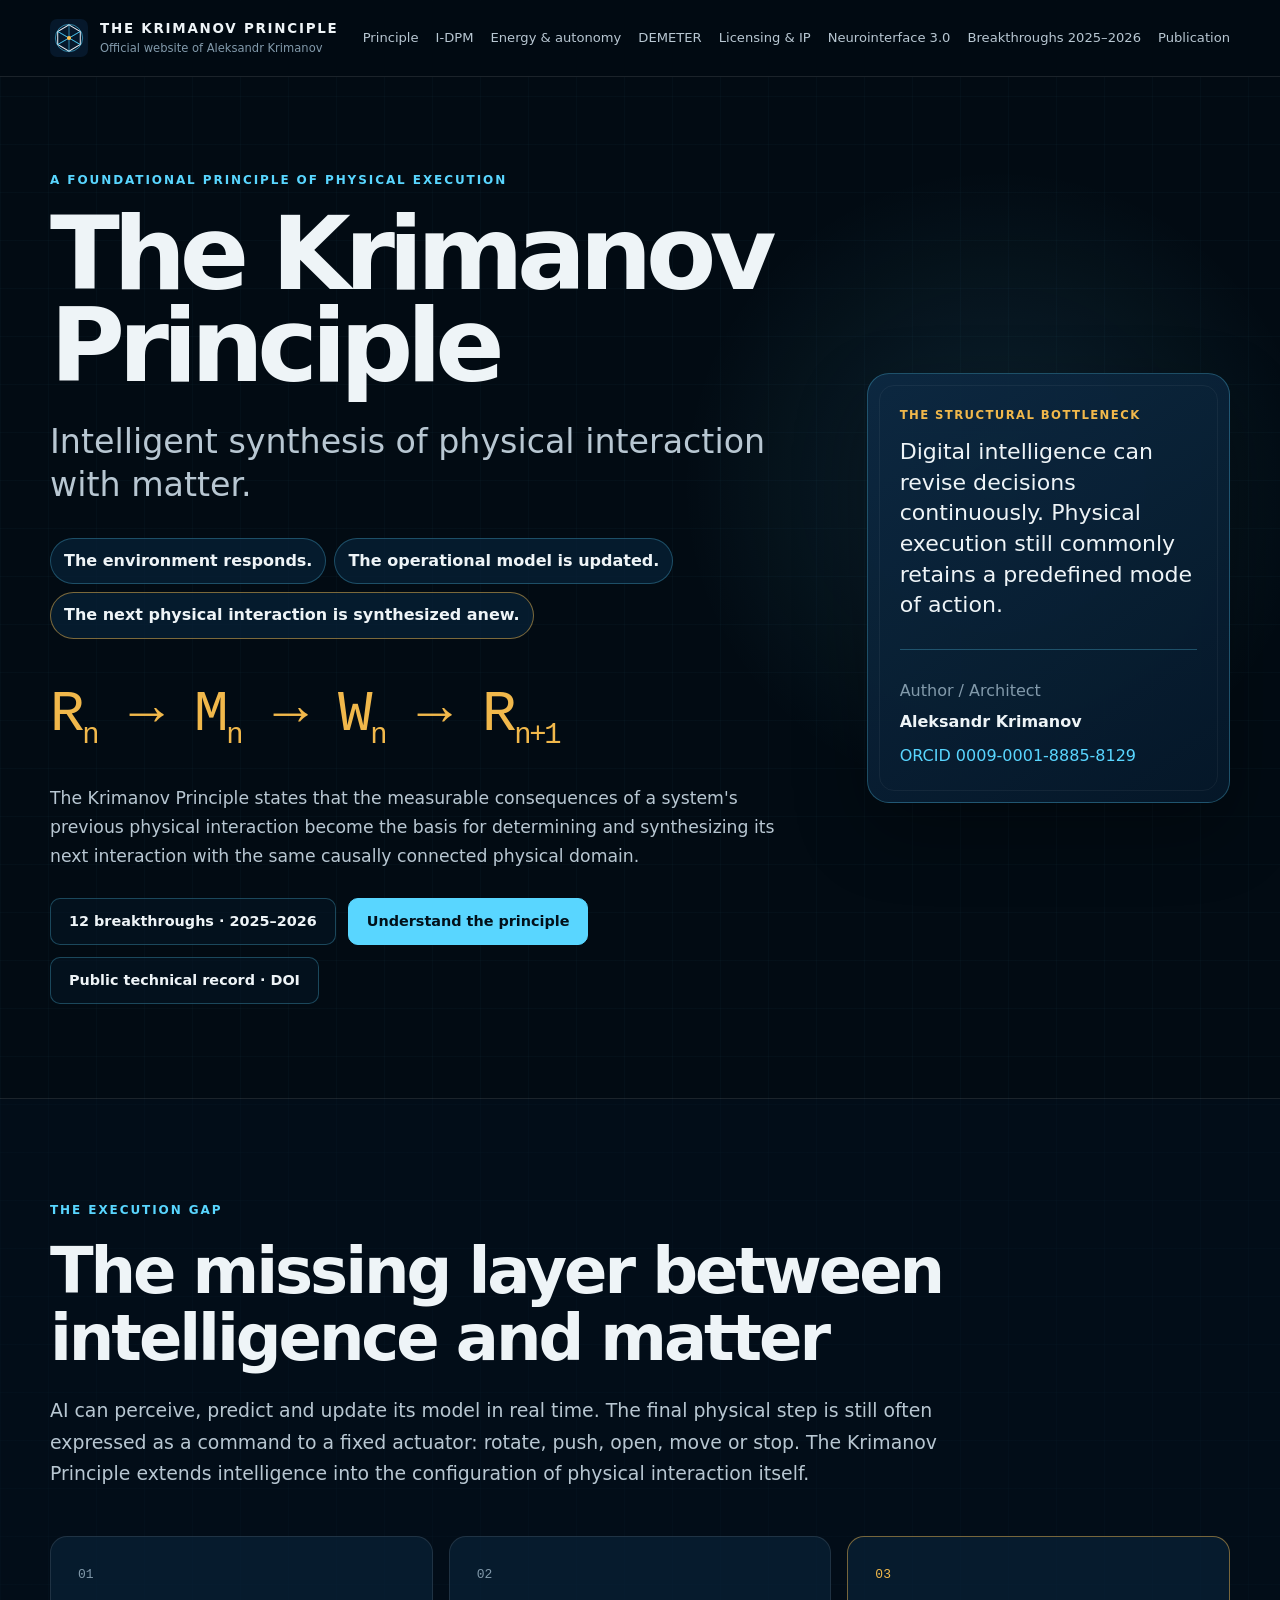
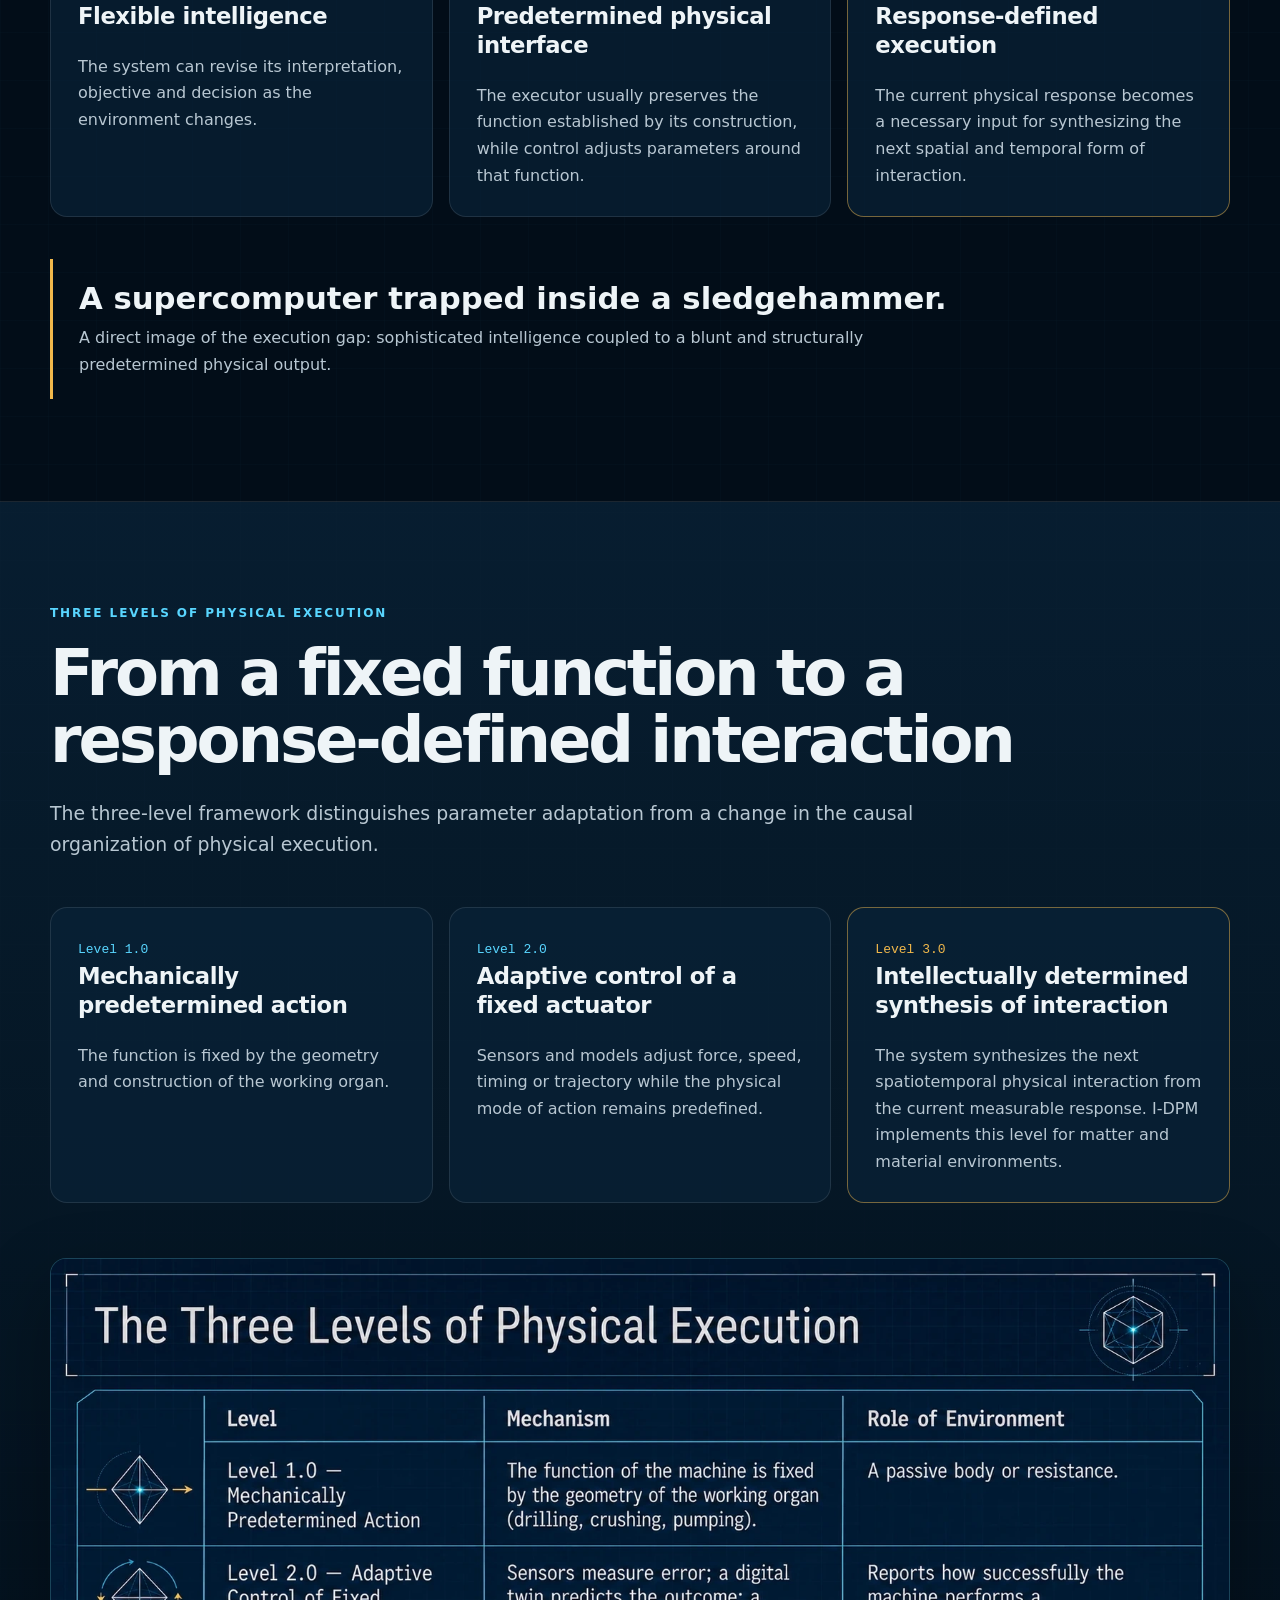
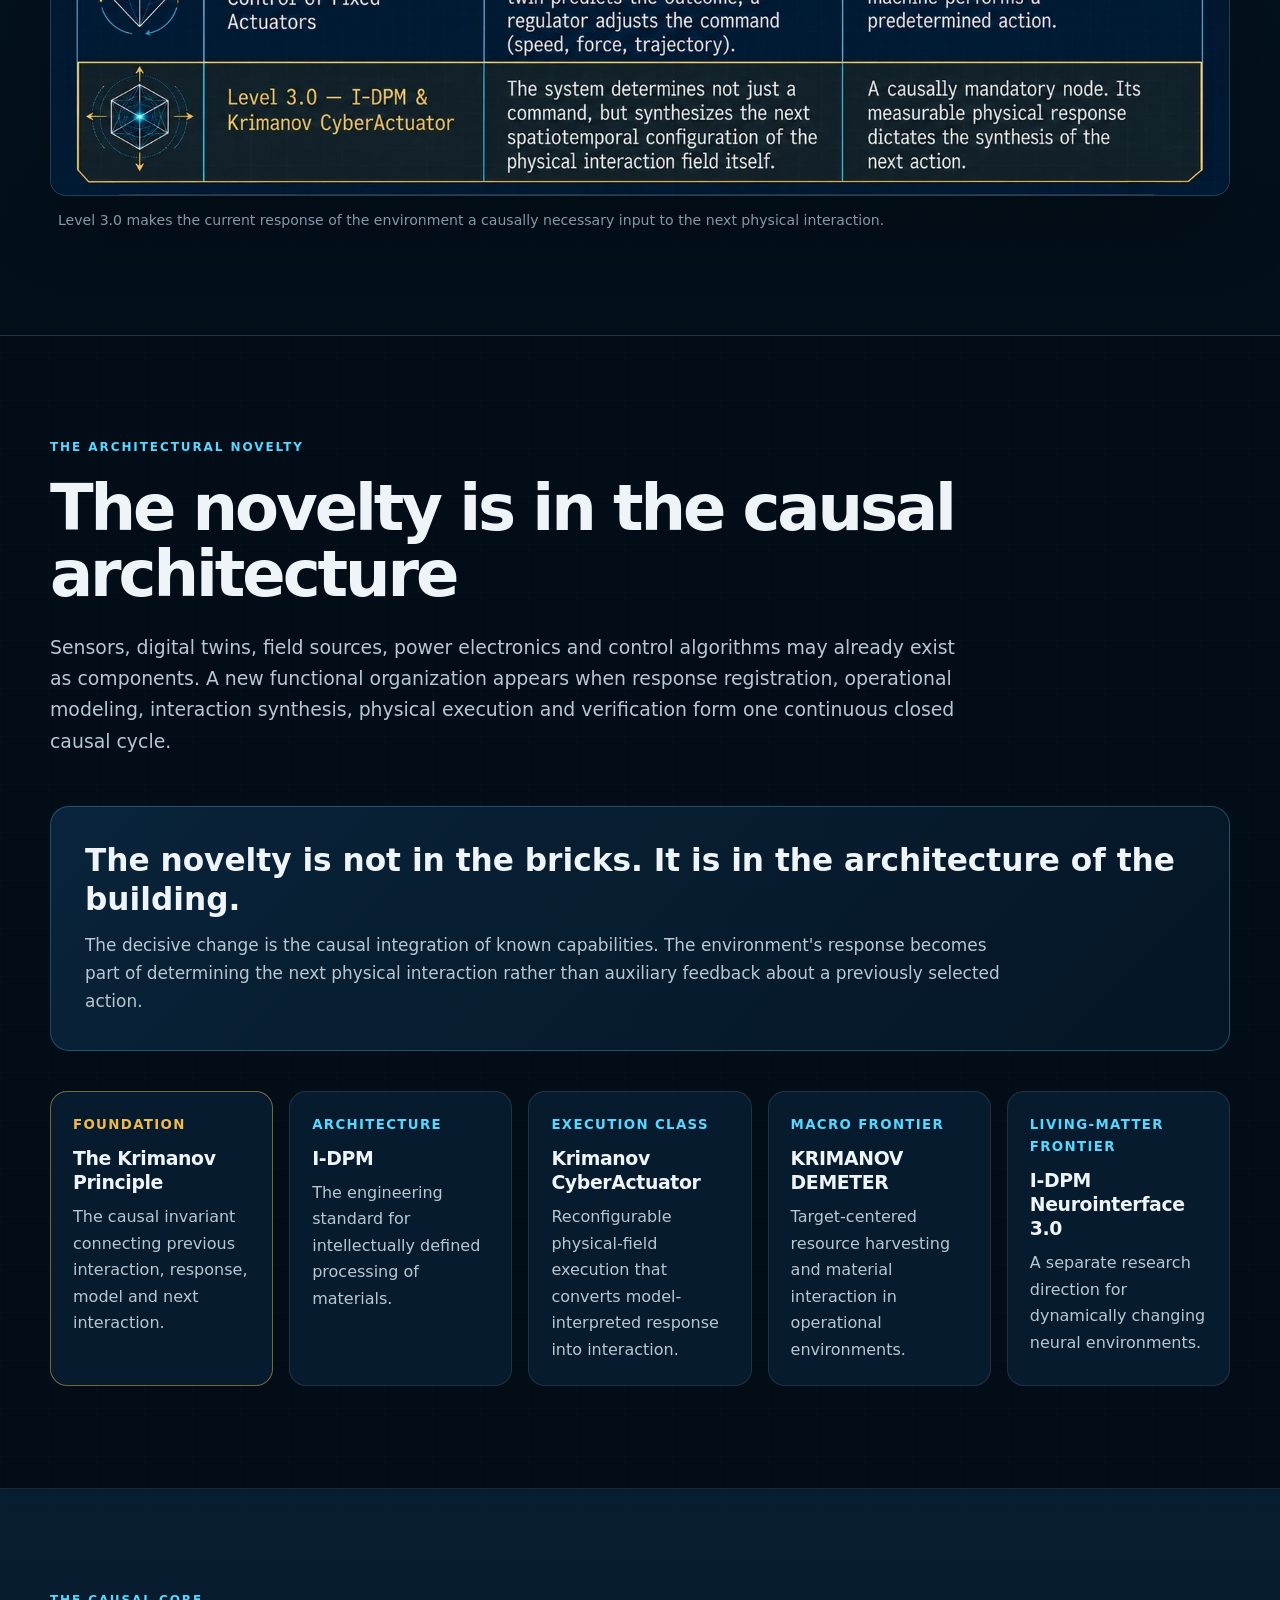
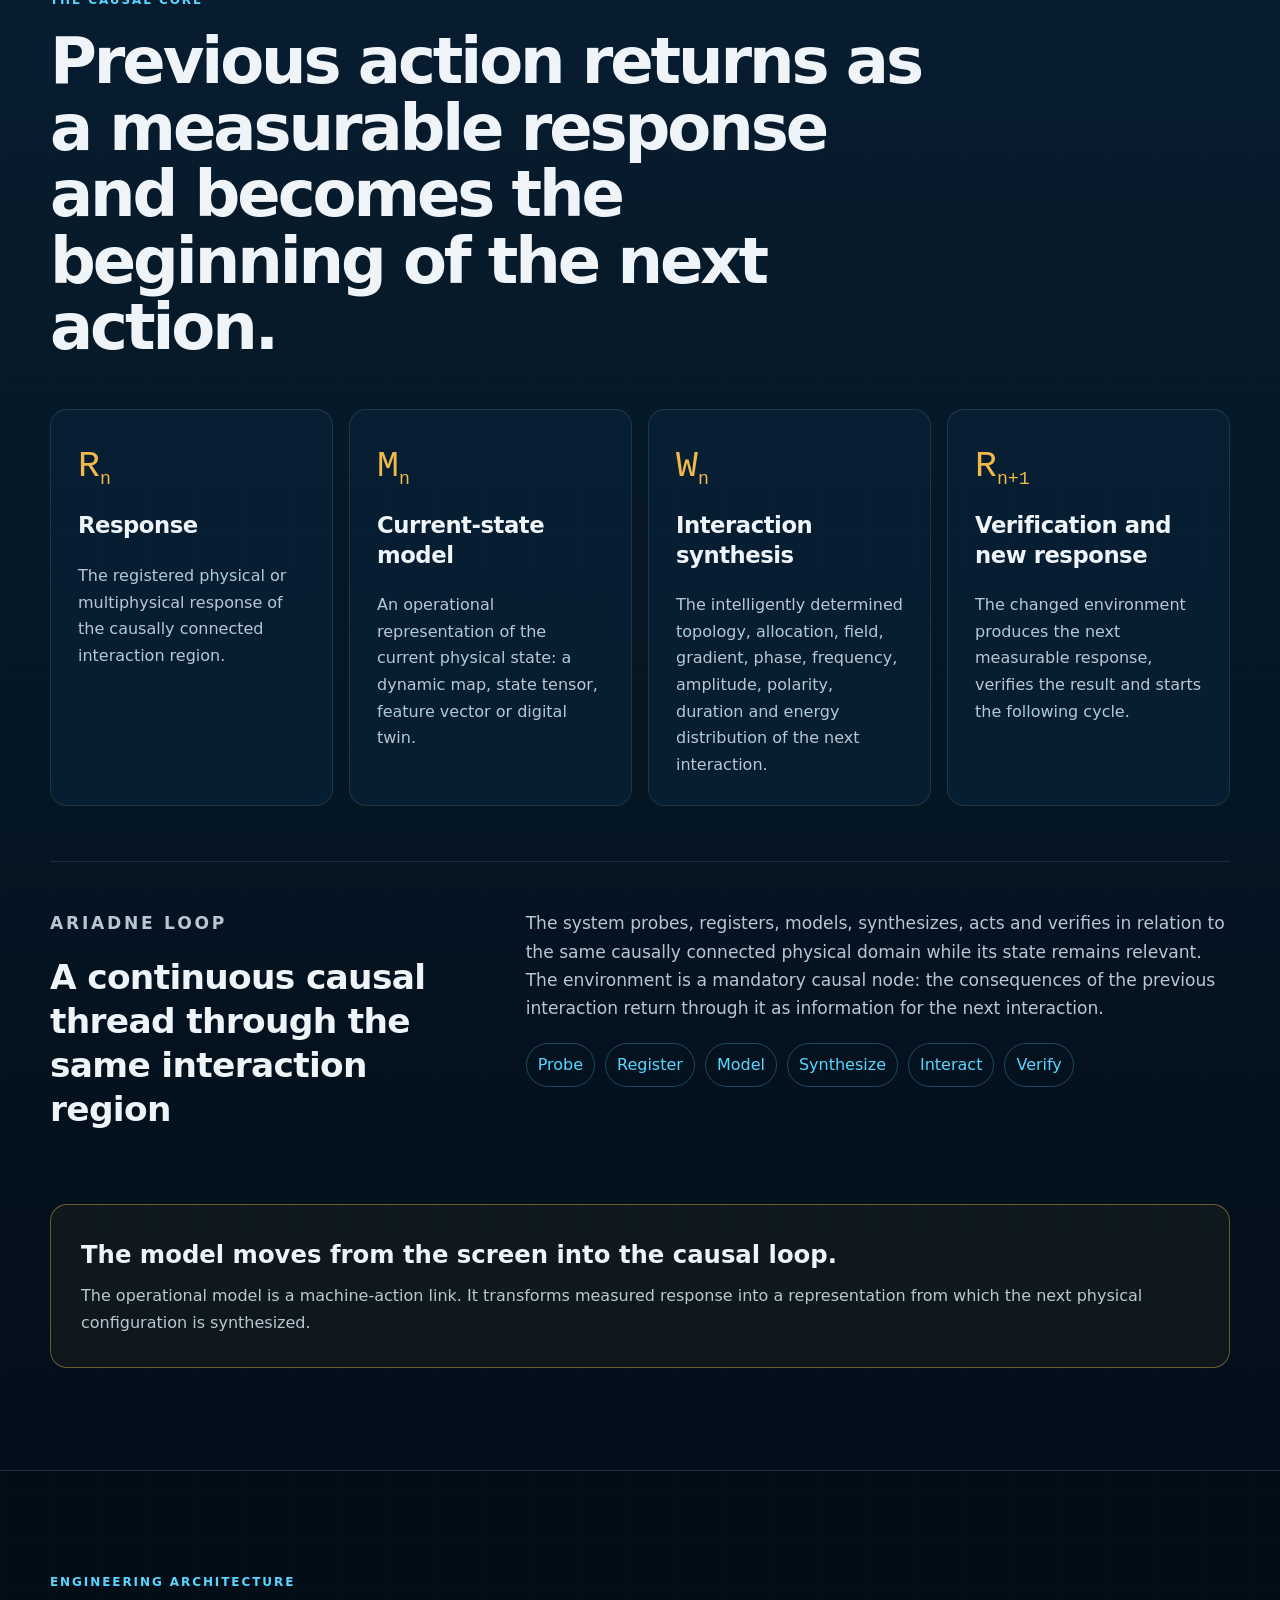
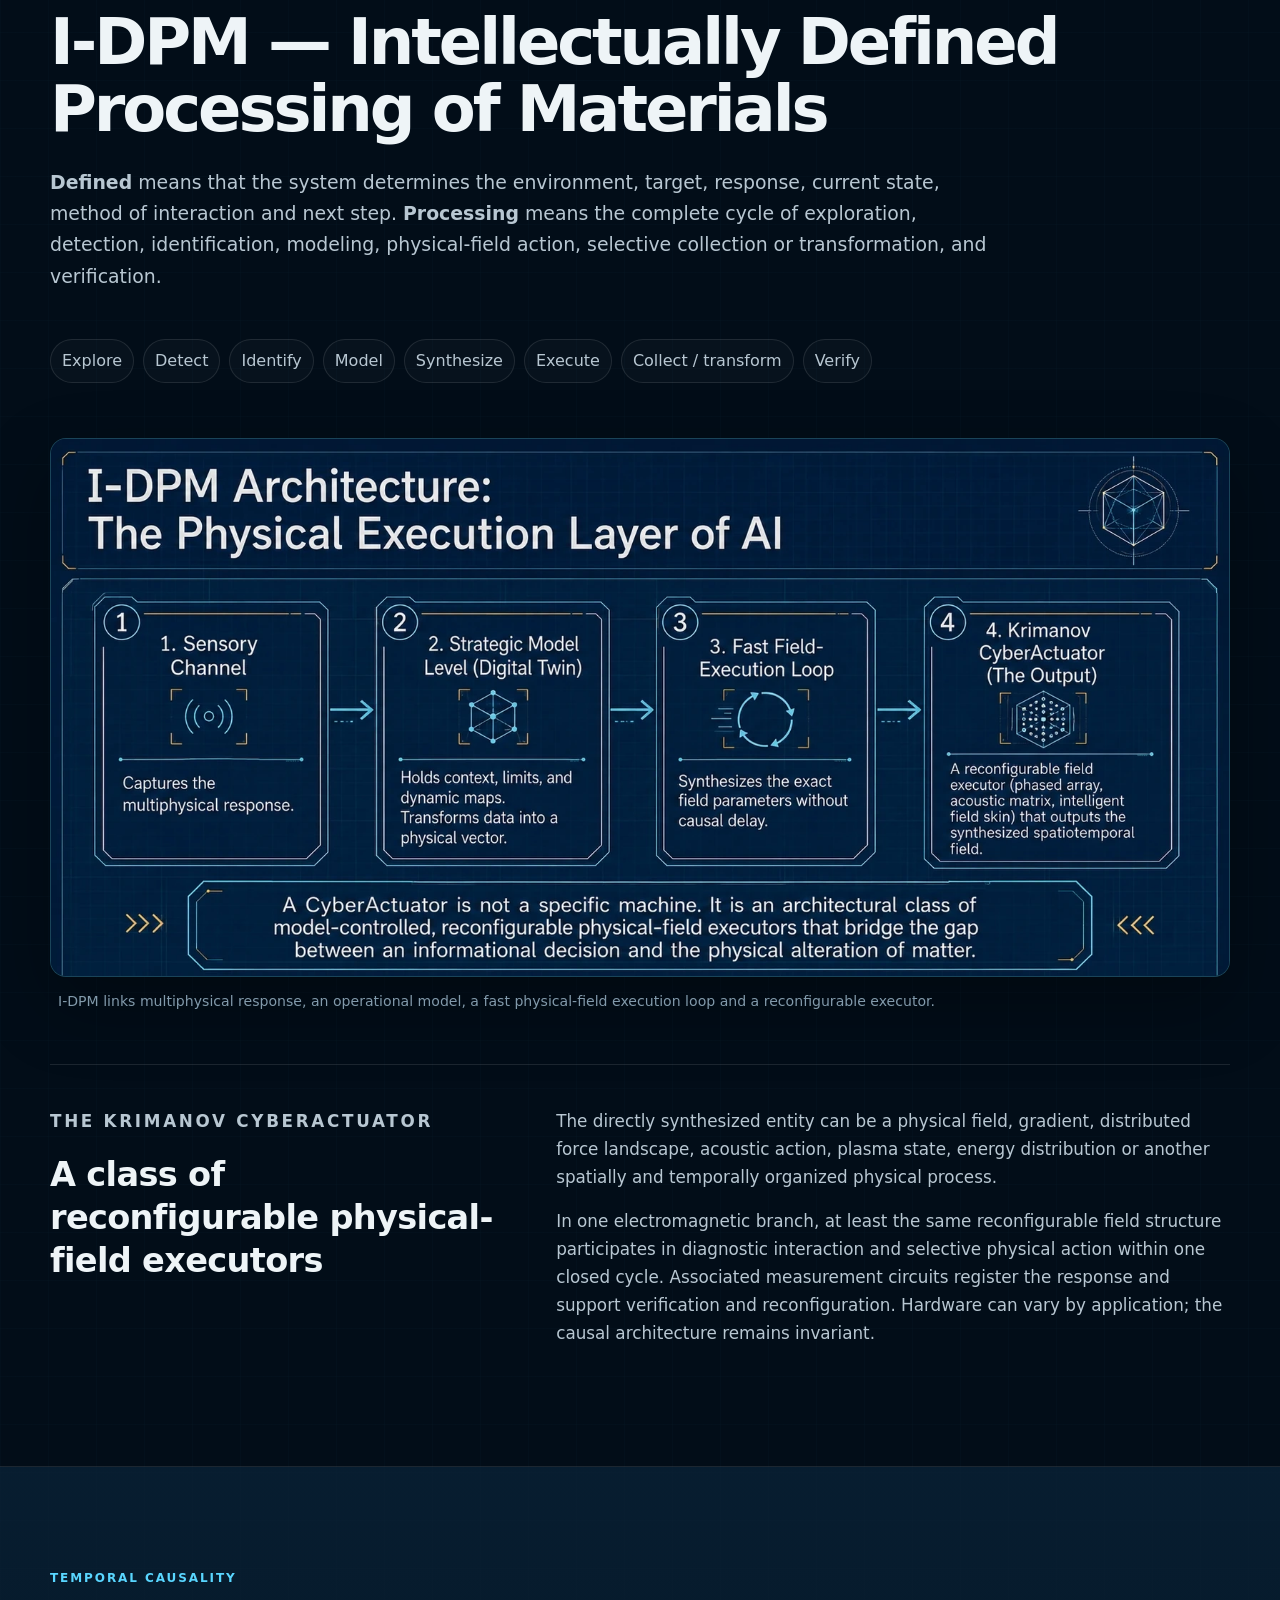
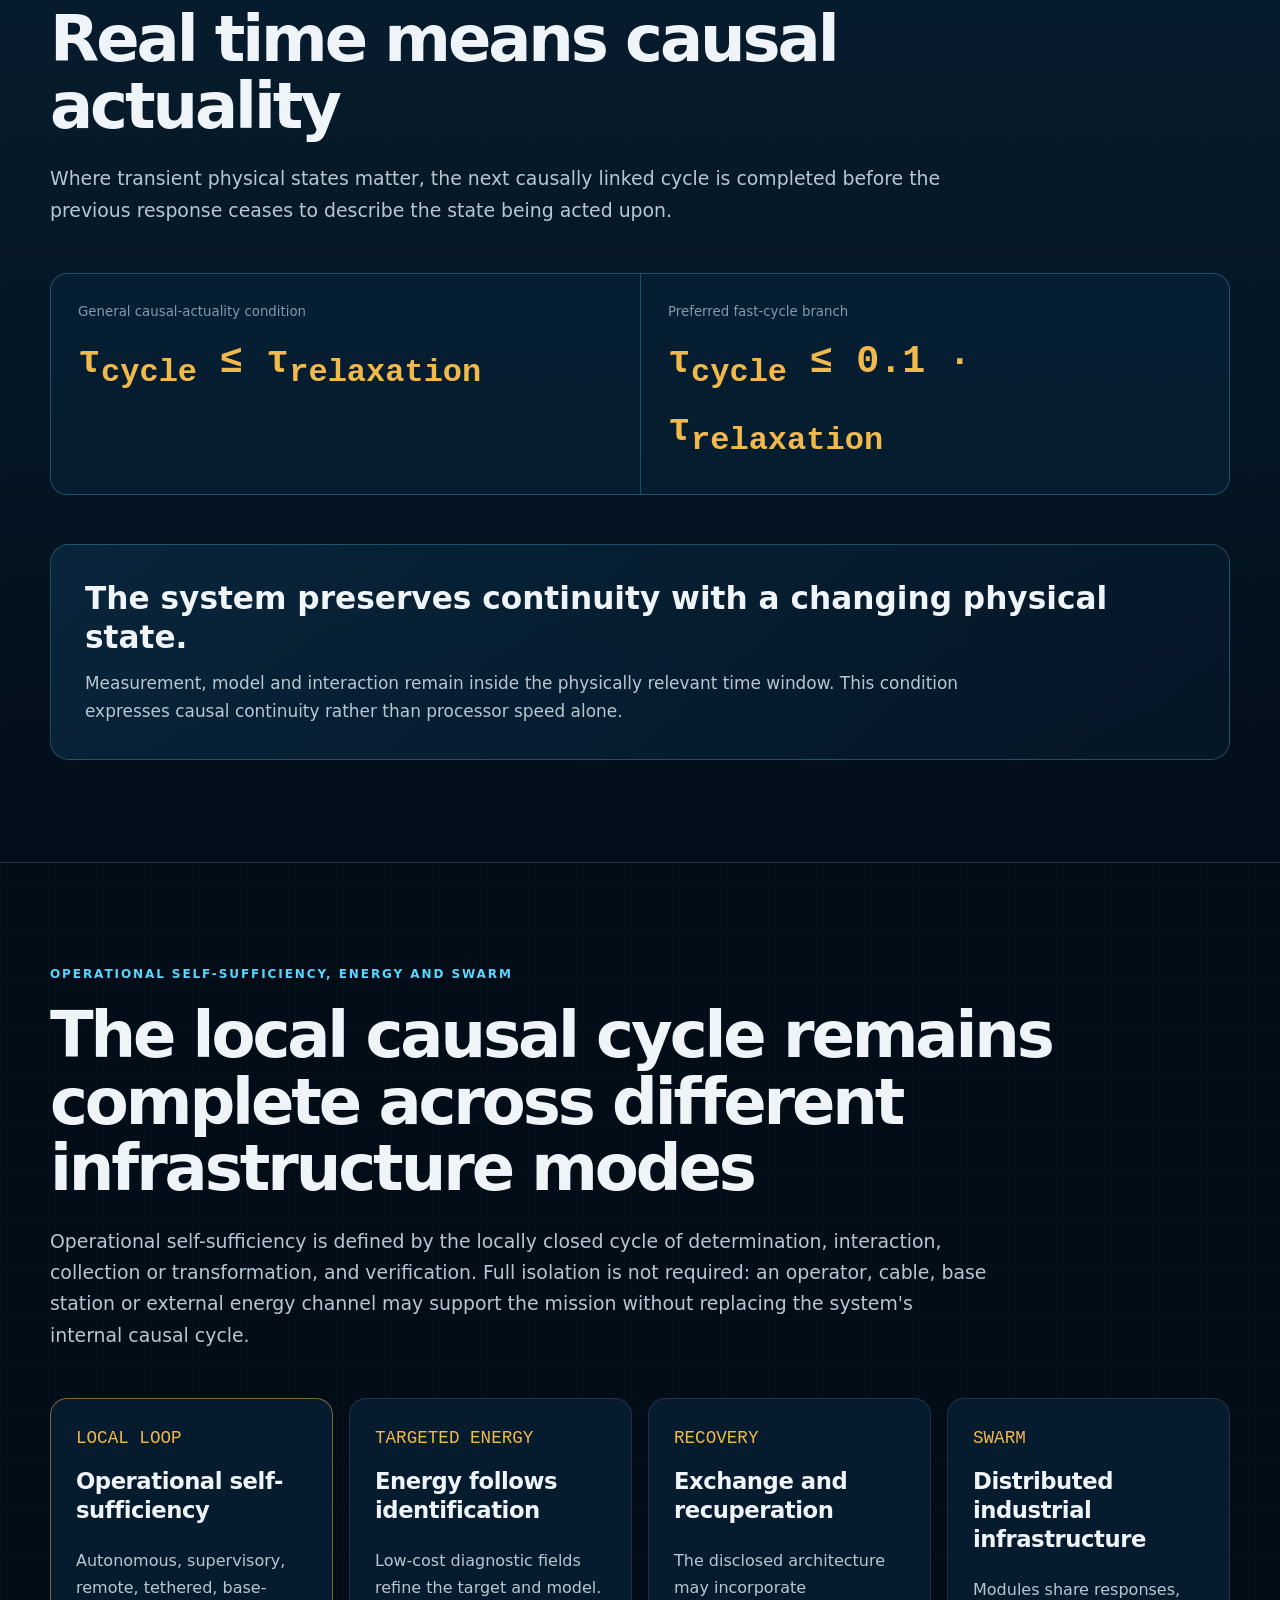
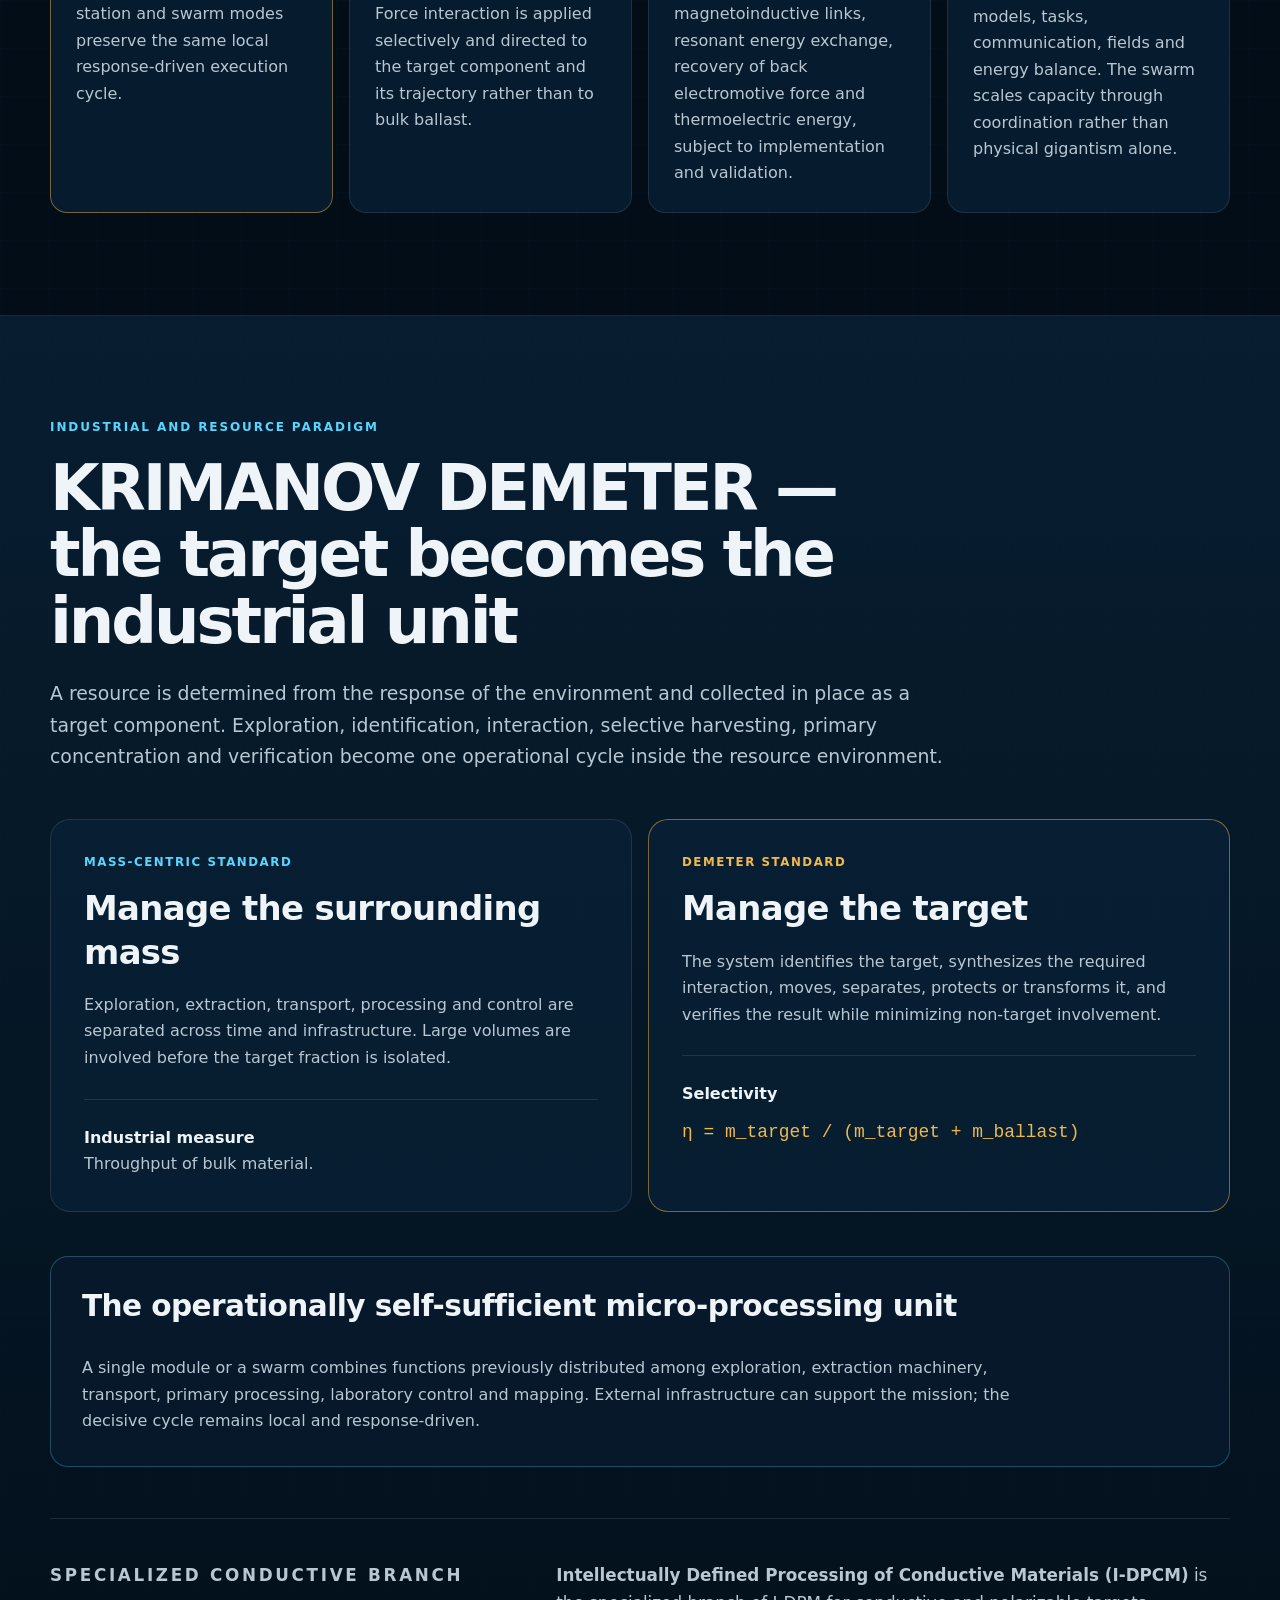
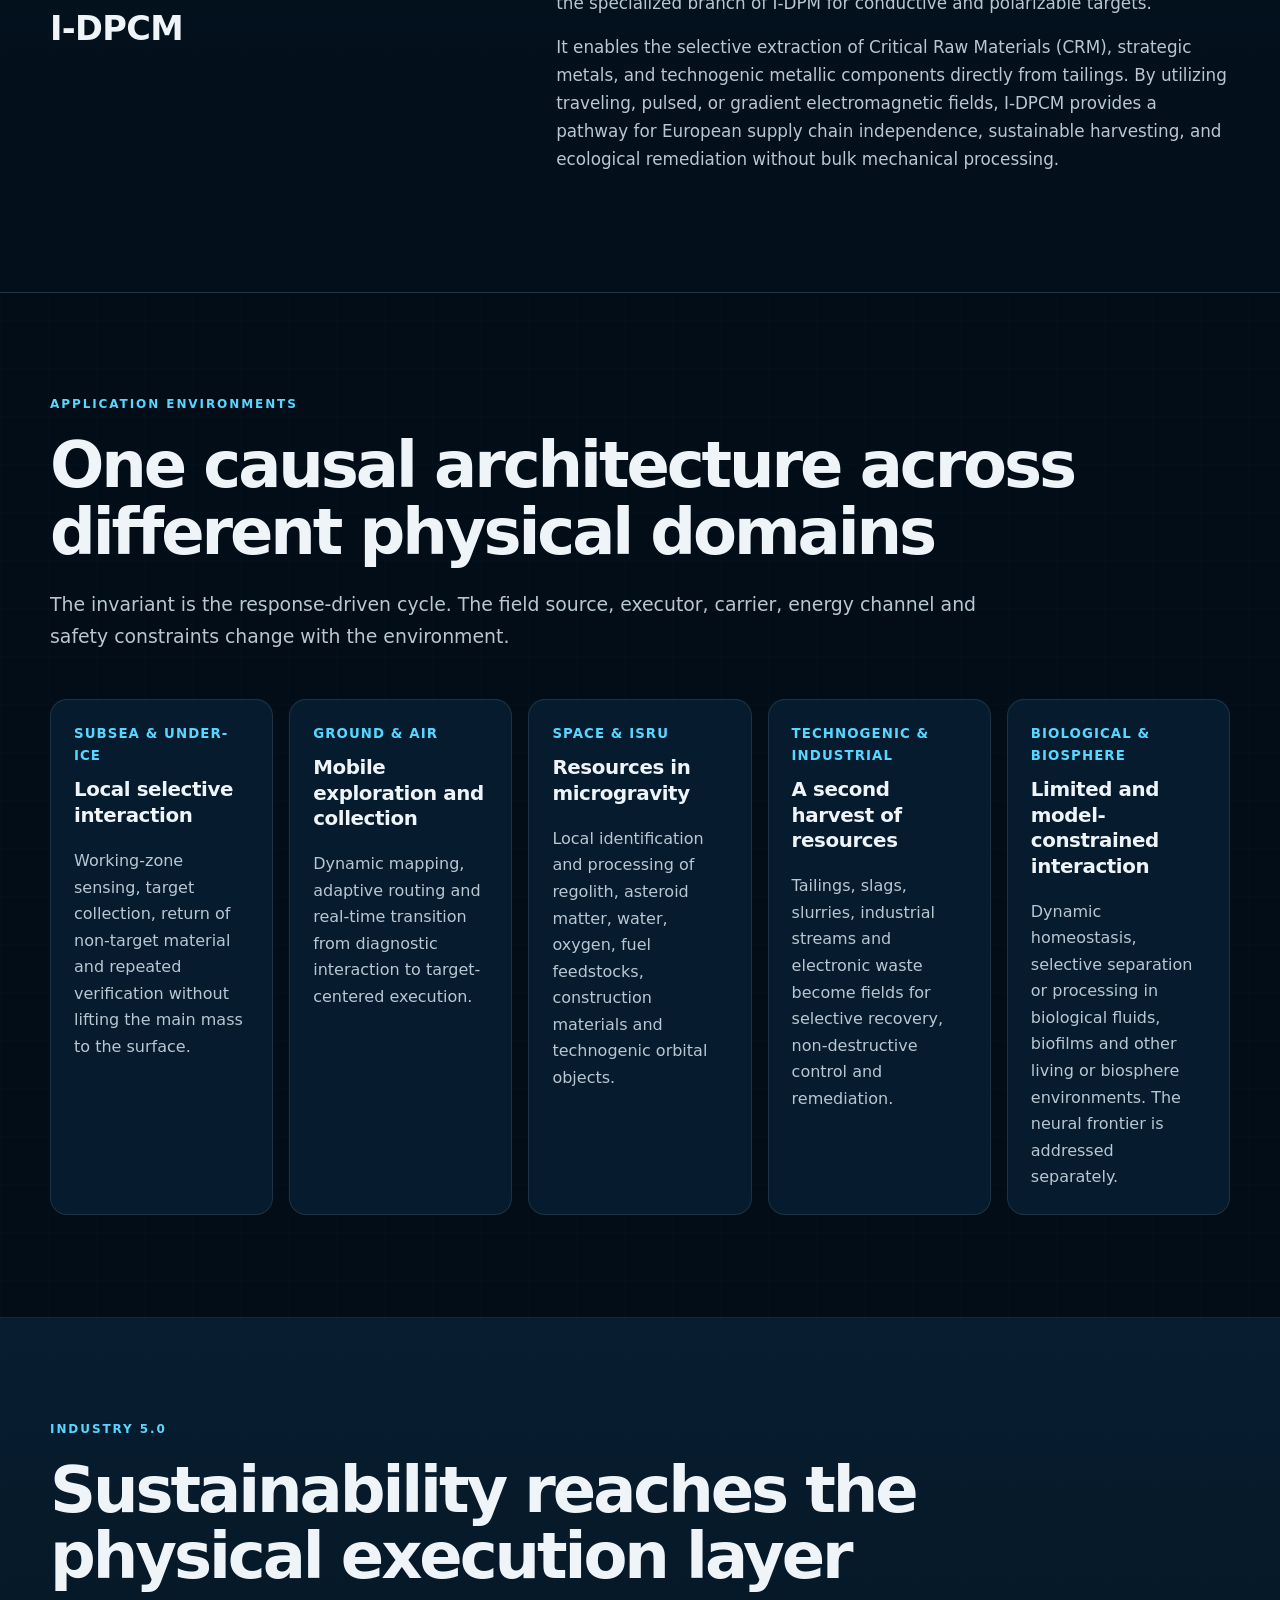
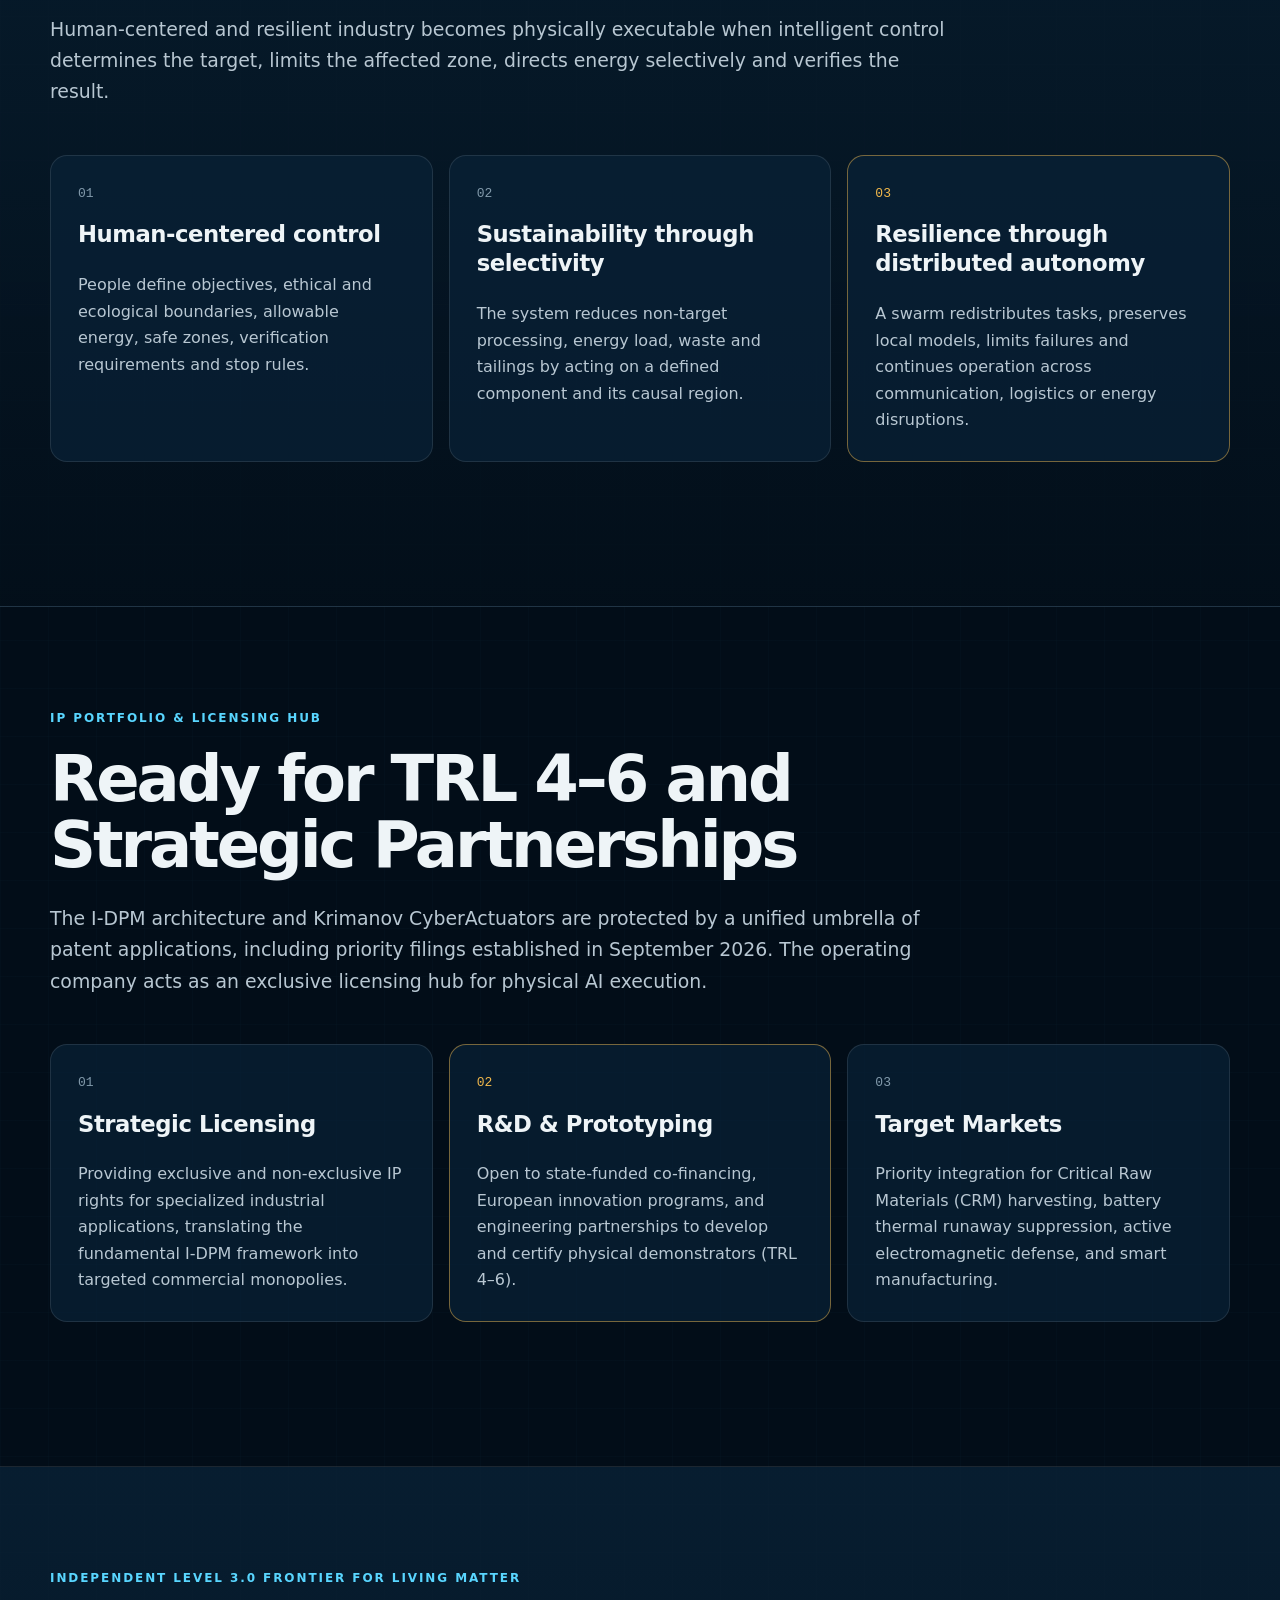
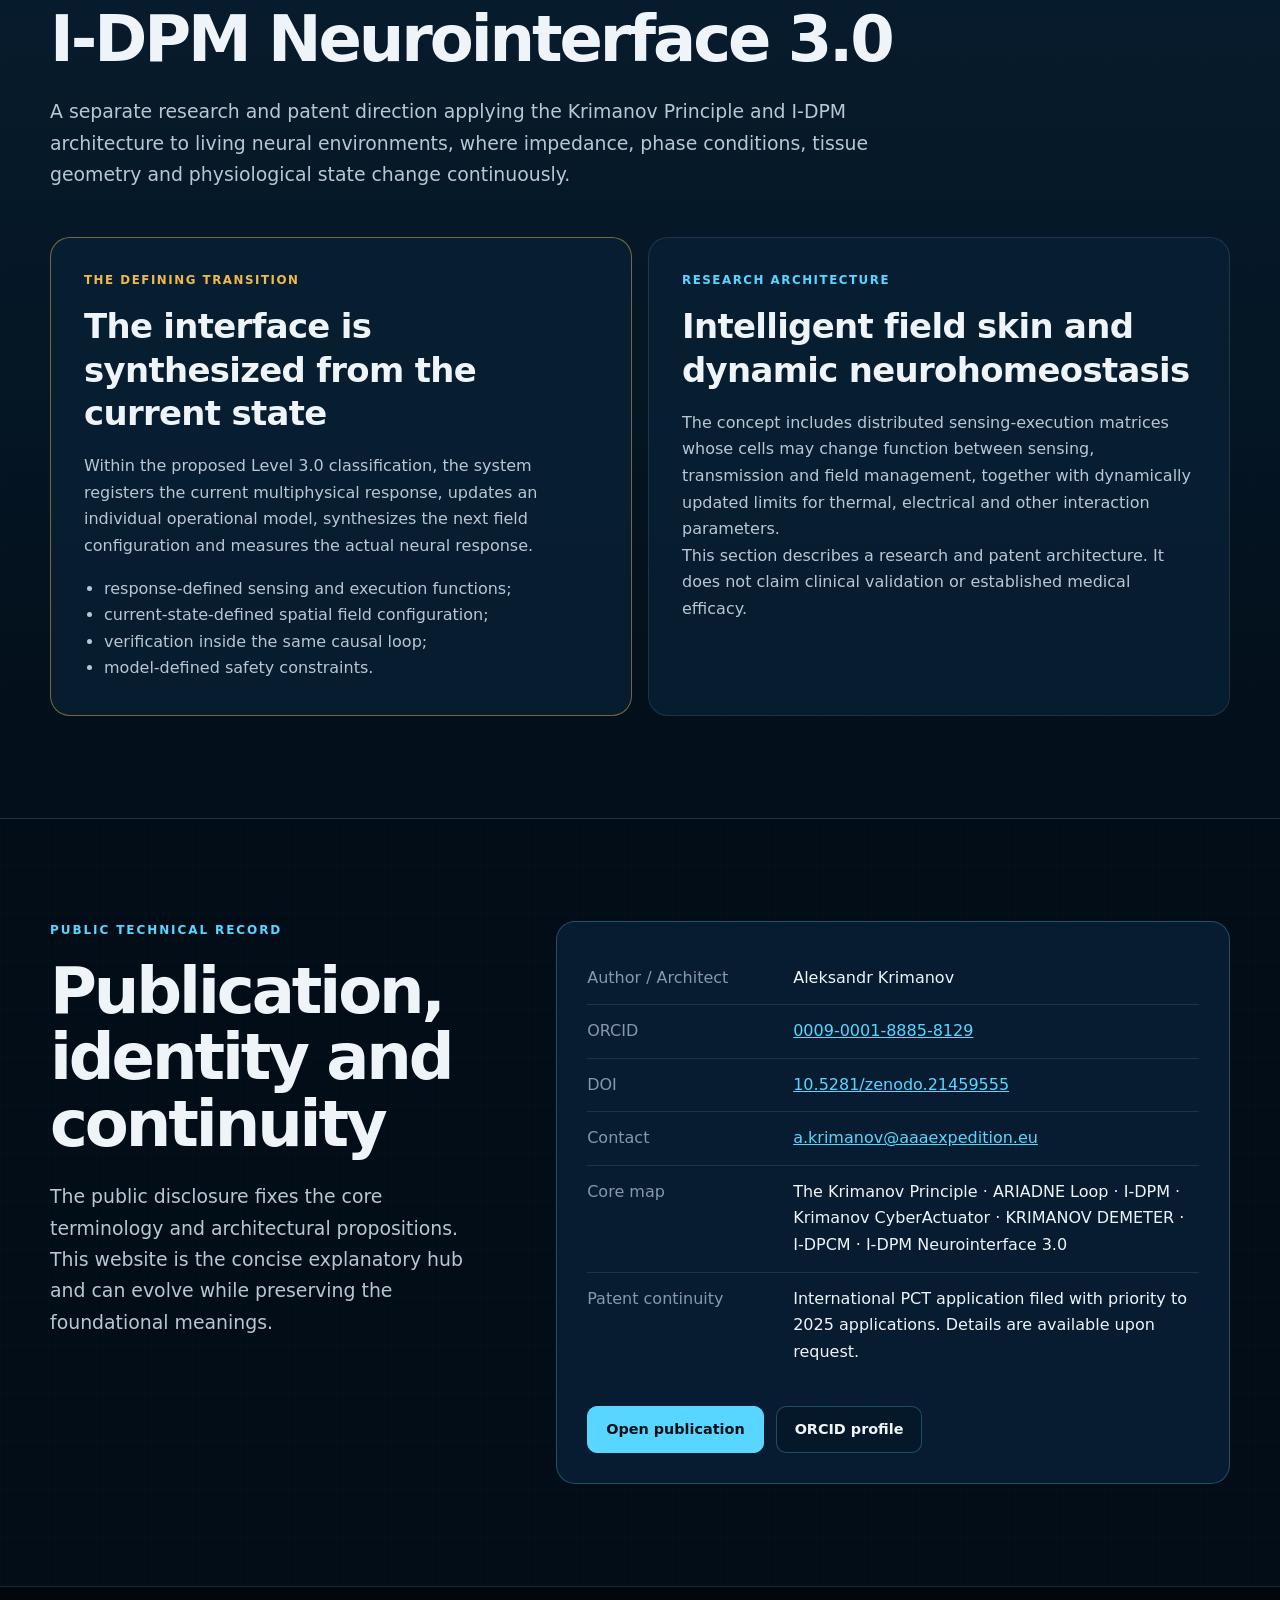
<file: index.html>
<!doctype html>
<html lang="en">
<head>
  <meta charset="utf-8">
  <meta name="viewport" content="width=device-width,initial-scale=1">

  <title>The Krimanov Principle — Response-Driven Physical Execution for AI | Aleksandr Krimanov</title>
  <meta name="description" content="Official website of the Krimanov Principle: response-driven physical execution, I-DPM, the Krimanov CyberActuator, IP licensing portfolio, KRIMANOV DEMETER, and R&D hub for physical AI execution.">
  <meta name="keywords" content="Aleksandr Krimanov, Krimanov Principle, I-DPM, I-DPCM, Krimanov CyberActuator, DEMETER K, Physical AI, Licensing Hub, R&D, Critical Raw Materials, CRM, tailings remediation">
  <meta name="author" content="Aleksandr Krimanov">
  <meta name="robots" content="index,follow,max-image-preview:large">
  <meta name="theme-color" content="#061625">
  <link rel="canonical" href="https://krimanovprinciple.eu/">
  <link rel="icon" href="assets/favicon.svg" type="image/svg+xml">
  <link rel="stylesheet" href="style.css">
  <meta property="og:type" content="website">
  <meta property="og:title" content="The Krimanov Principle — Response-Driven Physical Execution for AI">
  <meta property="og:description" content="The environment responds. The operational model is updated. The next physical interaction is synthesized anew.">
  <meta property="og:url" content="https://krimanovprinciple.eu/">
  <meta property="og:image" content="https://krimanovprinciple.eu/assets/three-levels.webp">
  <meta property="og:locale" content="en_US">
  <meta name="twitter:card" content="summary_large_image">
  <meta name="twitter:title" content="The Krimanov Principle — Response-Driven Physical Execution for AI">
  <meta name="twitter:description" content="The measurable consequences of the previous interaction become the basis for synthesizing the next interaction.">
  <meta name="twitter:image" content="https://krimanovprinciple.eu/assets/three-levels.webp">

  <script type="application/ld+json">
  {
    "@context":"https://schema.org",
    "@graph":[
      {
        "@type":"WebSite",
        "@id":"https://krimanovprinciple.eu/#website",
        "url":"https://krimanovprinciple.eu/",
        "name":"The Krimanov Principle",
        "inLanguage":"en",
        "creator":{"@id":"https://krimanovprinciple.eu/#person"}
      },
      {
        "@type":"Person",
        "@id":"https://krimanovprinciple.eu/#person",
        "name":"Aleksandr Krimanov",
        "alternateName":["Alexander Krimanov","Александр Криманов"],
        "url":"https://krimanovprinciple.eu/",
        "sameAs":["https://orcid.org/0009-0001-8885-8129"]
      }
    ]
  }
  </script>
</head>
<body>

<a class="skip-link" href="#content">Skip to content</a>
<header class="site-header">
  <div class="shell header-inner">
    <a class="brand" href="#top" aria-label="The Krimanov Principle — home">
      <img src="assets/favicon.svg" width="38" height="38" alt="">
      <span class="brand-copy"><strong>THE KRIMANOV PRINCIPLE</strong><small>Official website of Aleksandr Krimanov</small></span>
    </a>
    <nav class="main-nav" aria-label="Main navigation">
      <a href="#principle">Principle</a><a href="#idpm">I-DPM</a><a href="#autonomy">Energy &amp; autonomy</a><a href="#demeter">DEMETER</a><a href="#licensing">Licensing &amp; IP</a><a href="#neuro">Neurointerface 3.0</a><a href="breakthroughs.html">Breakthroughs 2025–2026</a><a href="#publication">Publication</a></nav>
    <div class="mobile-tools">
      <details class="mobile-menu"><summary>Menu</summary><nav aria-label="Mobile navigation"><a href="#principle">Principle</a><a href="#idpm">I-DPM</a><a href="#autonomy">Energy &amp; autonomy</a><a href="#demeter">DEMETER</a><a href="#environments">Frontiers</a><a href="#licensing">Licensing &amp; IP</a><a href="#neuro">I-DPM Neurointerface 3.0</a><a href="breakthroughs.html">Breakthroughs 2025–2026</a><a href="#publication">Publication</a></nav></details>
      </div>
  </div>
</header>
<main id="content">
<section class="hero" id="top"><div class="shell hero-grid"><div>
  <p class="eyebrow">A foundational principle of physical execution</p>
  <h1>The Krimanov Principle</h1>
  <p class="hero-subtitle">Intelligent synthesis of physical interaction with matter.</p>
  <div class="hero-thesis"><span>The environment responds.</span><span>The operational model is updated.</span><span>The next physical interaction is synthesized anew.</span></div>
  <div class="equation">R<sub>n</sub> → M<sub>n</sub> → W<sub>n</sub> → R<sub>n+1</sub></div>
  <p class="hero-text">The Krimanov Principle states that the measurable consequences of a system's previous physical interaction become the basis for determining and synthesizing its next interaction with the same causally connected physical domain.</p>
  <div class="actions"><a class="button" href="breakthroughs.html">12 breakthroughs · 2025–2026</a><a class="button primary" href="#bottleneck">Understand the principle</a><a class="button" href="https://doi.org/10.5281/zenodo.21419949" target="_blank" rel="noopener">Public technical record · DOI</a></div>
</div><aside class="hero-panel">
  <p class="panel-kicker">The structural bottleneck</p>
  <p class="panel-big">Digital intelligence can revise decisions continuously. Physical execution still commonly retains a predefined mode of action.</p>
  <div class="panel-rule"></div><p class="meta">Author / Architect</p><strong>Aleksandr Krimanov</strong><a href="https://orcid.org/0009-0001-8885-8129" target="_blank" rel="noopener">ORCID 0009-0001-8885-8129</a>
</aside></div></section>

<section class="section" id="bottleneck"><div class="shell">
  <div class="section-heading narrow"><p class="eyebrow">The execution gap</p><h2>The missing layer between intelligence and matter</h2><p class="lead">AI can perceive, predict and update its model in real time. The final physical step is still often expressed as a command to a fixed actuator: rotate, push, open, move or stop. The Krimanov Principle extends intelligence into the configuration of physical interaction itself.</p></div>
  <div class="problem-grid">
    <article class="card"><span class="num">01</span><h3>Flexible intelligence</h3><p>The system can revise its interpretation, objective and decision as the environment changes.</p></article>
    <article class="card"><span class="num">02</span><h3>Predetermined physical interface</h3><p>The executor usually preserves the function established by its construction, while control adjusts parameters around that function.</p></article>
    <article class="card accent"><span class="num">03</span><h3>Response-defined execution</h3><p>The current physical response becomes a necessary input for synthesizing the next spatial and temporal form of interaction.</p></article>
  </div>
  <blockquote class="quote"><strong>A supercomputer trapped inside a sledgehammer.</strong><p>A direct image of the execution gap: sophisticated intelligence coupled to a blunt and structurally predetermined physical output.</p></blockquote>
</div></section>

<section class="section dark" id="levels"><div class="shell">
  <div class="section-heading"><p class="eyebrow">Three levels of physical execution</p><h2>From a fixed function to a response-defined interaction</h2><p class="lead">The three-level framework distinguishes parameter adaptation from a change in the causal organization of physical execution.</p></div>
  <div class="level-grid">
    <article class="level-card"><span>Level 1.0</span><h3>Mechanically predetermined action</h3><p>The function is fixed by the geometry and construction of the working organ.</p></article>
    <article class="level-card"><span>Level 2.0</span><h3>Adaptive control of a fixed actuator</h3><p>Sensors and models adjust force, speed, timing or trajectory while the physical mode of action remains predefined.</p></article>
    <article class="level-card highlight"><span>Level 3.0</span><h3>Intellectually determined synthesis of interaction</h3><p>The system synthesizes the next spatiotemporal physical interaction from the current measurable response. I-DPM implements this level for matter and material environments.</p></article>
  </div>
  <figure class="visual"><img src="assets/three-levels.webp" alt="Three levels of physical execution" loading="lazy"><figcaption>Level 3.0 makes the current response of the environment a causally necessary input to the next physical interaction.</figcaption></figure>
</div></section>

<section class="section" id="architecture"><div class="shell">
  <div class="section-heading narrow"><p class="eyebrow">The architectural novelty</p><h2>The novelty is in the causal architecture</h2><p class="lead">Sensors, digital twins, field sources, power electronics and control algorithms may already exist as components. A new functional organization appears when response registration, operational modeling, interaction synthesis, physical execution and verification form one continuous closed causal cycle.</p></div>
  <div class="architecture-note"><strong>The novelty is not in the bricks. It is in the architecture of the building.</strong><p>The decisive change is the causal integration of known capabilities. The environment's response becomes part of determining the next physical interaction rather than auxiliary feedback about a previously selected action.</p></div>
  <div class="hierarchy-grid">
    <article class="hierarchy-card accent"><small>Foundation</small><h3>The Krimanov Principle</h3><p>The causal invariant connecting previous interaction, response, model and next interaction.</p></article>
    <article class="hierarchy-card"><small>Architecture</small><h3>I-DPM</h3><p>The engineering standard for intellectually defined processing of materials.</p></article>
    <article class="hierarchy-card"><small>Execution class</small><h3>Krimanov CyberActuator</h3><p>Reconfigurable physical-field execution that converts model-interpreted response into interaction.</p></article>
    <article class="hierarchy-card"><small>Macro frontier</small><h3>KRIMANOV DEMETER</h3><p>Target-centered resource harvesting and material interaction in operational environments.</p></article>
    <article class="hierarchy-card"><small>Living-matter frontier</small><h3>I-DPM Neurointerface 3.0</h3><p>A separate research direction for dynamically changing neural environments.</p></article>
  </div>
</div></section>

<section class="section dark" id="principle"><div class="shell">
  <div class="section-heading narrow"><p class="eyebrow">The causal core</p><h2>Previous action returns as a measurable response and becomes the beginning of the next action.</h2></div>
  <div class="principle-grid">
    <article class="principle-card"><div class="symbol">R<sub>n</sub></div><h3>Response</h3><p>The registered physical or multiphysical response of the causally connected interaction region.</p></article>
    <article class="principle-card"><div class="symbol">M<sub>n</sub></div><h3>Current-state model</h3><p>An operational representation of the current physical state: a dynamic map, state tensor, feature vector or digital twin.</p></article>
    <article class="principle-card"><div class="symbol">W<sub>n</sub></div><h3>Interaction synthesis</h3><p>The intelligently determined topology, allocation, field, gradient, phase, frequency, amplitude, polarity, duration and energy distribution of the next interaction.</p></article>
    <article class="principle-card"><div class="symbol">R<sub>n+1</sub></div><h3>Verification and new response</h3><p>The changed environment produces the next measurable response, verifies the result and starts the following cycle.</p></article>
  </div>
  <div class="ariadne"><div><p class="eyebrow">ARIADNE Loop</p><h3>A continuous causal thread through the same interaction region</h3></div><div><p>The system probes, registers, models, synthesizes, acts and verifies in relation to the same causally connected physical domain while its state remains relevant. The environment is a mandatory causal node: the consequences of the previous interaction return through it as information for the next interaction.</p><div class="flow"><span>Probe</span><span>Register</span><span>Model</span><span>Synthesize</span><span>Interact</span><span>Verify</span></div></div></div>
  <div class="model-callout"><strong>The model moves from the screen into the causal loop.</strong><p>The operational model is a machine-action link. It transforms measured response into a representation from which the next physical configuration is synthesized.</p></div>
</div></section>

<section class="section" id="idpm"><div class="shell">
  <div class="section-heading"><p class="eyebrow">Engineering architecture</p><h2>I-DPM — Intellectually Defined Processing of Materials</h2><p class="lead"><strong>Defined</strong> means that the system determines the environment, target, response, current state, method of interaction and next step. <strong>Processing</strong> means the complete cycle of exploration, detection, identification, modeling, physical-field action, selective collection or transformation, and verification.</p></div>
  <div class="full-cycle"><span>Explore</span><span>Detect</span><span>Identify</span><span>Model</span><span>Synthesize</span><span>Execute</span><span>Collect / transform</span><span>Verify</span></div>
  <figure class="visual"><img src="assets/idpm-architecture.webp" alt="I-DPM architecture as the physical execution layer of AI" loading="lazy"><figcaption>I-DPM links multiphysical response, an operational model, a fast physical-field execution loop and a reconfigurable executor.</figcaption></figure>
  <div class="two-col"><div><p class="eyebrow">The Krimanov CyberActuator</p><h3>A class of reconfigurable physical-field executors</h3></div><div><p>The directly synthesized entity can be a physical field, gradient, distributed force landscape, acoustic action, plasma state, energy distribution or another spatially and temporally organized physical process.</p><p>In one electromagnetic branch, at least the same reconfigurable field structure participates in diagnostic interaction and selective physical action within one closed cycle. Associated measurement circuits register the response and support verification and reconfiguration. Hardware can vary by application; the causal architecture remains invariant.</p></div></div>
</div></section>

<section class="section dark" id="time"><div class="shell">
  <div class="section-heading narrow"><p class="eyebrow">Temporal causality</p><h2>Real time means causal actuality</h2><p class="lead">Where transient physical states matter, the next causally linked cycle is completed before the previous response ceases to describe the state being acted upon.</p></div>
  <div class="formula-band"><div><small>General causal-actuality condition</small><strong>τ<sub>cycle</sub> ≤ τ<sub>relaxation</sub></strong></div><div><small>Preferred fast-cycle branch</small><strong>τ<sub>cycle</sub> ≤ 0.1 · τ<sub>relaxation</sub></strong></div></div>
  <div class="architecture-note"><strong>The system preserves continuity with a changing physical state.</strong><p>Measurement, model and interaction remain inside the physically relevant time window. This condition expresses causal continuity rather than processor speed alone.</p></div>
</div></section>

<section class="section" id="autonomy"><div class="shell">
  <div class="section-heading"><p class="eyebrow">Operational self-sufficiency, energy and swarm</p><h2>The local causal cycle remains complete across different infrastructure modes</h2><p class="lead">Operational self-sufficiency is defined by the locally closed cycle of determination, interaction, collection or transformation, and verification. Full isolation is not required: an operator, cable, base station or external energy channel may support the mission without replacing the system's internal causal cycle.</p></div>
  <div class="energy-grid">
    <article class="energy-card accent"><span class="icon">LOCAL LOOP</span><h3>Operational self-sufficiency</h3><p>Autonomous, supervisory, remote, tethered, base-station and swarm modes preserve the same local response-driven execution cycle.</p></article>
    <article class="energy-card"><span class="icon">TARGETED ENERGY</span><h3>Energy follows identification</h3><p>Low-cost diagnostic fields refine the target and model. Force interaction is applied selectively and directed to the target component and its trajectory rather than to bulk ballast.</p></article>
    <article class="energy-card"><span class="icon">RECOVERY</span><h3>Exchange and recuperation</h3><p>The disclosed architecture may incorporate magnetoinductive links, resonant energy exchange, recovery of back electromotive force and thermoelectric energy, subject to implementation and validation.</p></article>
    <article class="energy-card"><span class="icon">SWARM</span><h3>Distributed industrial infrastructure</h3><p>Modules share responses, models, tasks, communication, fields and energy balance. The swarm scales capacity through coordination rather than physical gigantism alone.</p></article>
  </div>
</div></section>

<section class="section dark" id="demeter"><div class="shell">
  <div class="section-heading narrow"><p class="eyebrow">Industrial and resource paradigm</p><h2>KRIMANOV DEMETER — the target becomes the industrial unit</h2><p class="lead">A resource is determined from the response of the environment and collected in place as a target component. Exploration, identification, interaction, selective harvesting, primary concentration and verification become one operational cycle inside the resource environment.</p></div>
  <div class="frontier-grid">
    <article class="frontier"><span class="frontier-label">Mass-centric standard</span><h3>Manage the surrounding mass</h3><p>Exploration, extraction, transport, processing and control are separated across time and infrastructure. Large volumes are involved before the target fraction is isolated.</p><div class="metric"><strong>Industrial measure</strong><p>Throughput of bulk material.</p></div></article>
    <article class="frontier accent"><span class="frontier-label">DEMETER standard</span><h3>Manage the target</h3><p>The system identifies the target, synthesizes the required interaction, moves, separates, protects or transforms it, and verifies the result while minimizing non-target involvement.</p><div class="metric"><strong>Selectivity</strong><code>η = m_target / (m_target + m_ballast)</code></div></article>
  </div>
  <div class="microgok"><h3>The operationally self-sufficient micro-processing unit</h3><p>A single module or a swarm combines functions previously distributed among exploration, extraction machinery, transport, primary processing, laboratory control and mapping. External infrastructure can support the mission; the decisive cycle remains local and response-driven.</p></div>
  <div class="two-col"><div><p class="eyebrow">Specialized conductive branch</p><h3>I-DPCM</h3></div><div><p><strong>Intellectually Defined Processing of Conductive Materials (I-DPCM)</strong> is the specialized branch of I-DPM for conductive and polarizable targets.</p><p>It enables the selective extraction of Critical Raw Materials (CRM), strategic metals, and technogenic metallic components directly from tailings. By utilizing traveling, pulsed, or gradient electromagnetic fields, I-DPCM provides a pathway for European supply chain independence, sustainable harvesting, and ecological remediation without bulk mechanical processing.</p></div></div>
</div></section>

<section class="section" id="environments"><div class="shell">
  <div class="section-heading"><p class="eyebrow">Application environments</p><h2>One causal architecture across different physical domains</h2><p class="lead">The invariant is the response-driven cycle. The field source, executor, carrier, energy channel and safety constraints change with the environment.</p></div>
  <div class="domain-grid">
    <article class="domain-card"><small>Subsea &amp; under-ice</small><h3>Local selective interaction</h3><p>Working-zone sensing, target collection, return of non-target material and repeated verification without lifting the main mass to the surface.</p></article>
    <article class="domain-card"><small>Ground &amp; air</small><h3>Mobile exploration and collection</h3><p>Dynamic mapping, adaptive routing and real-time transition from diagnostic interaction to target-centered execution.</p></article>
    <article class="domain-card"><small>Space &amp; ISRU</small><h3>Resources in microgravity</h3><p>Local identification and processing of regolith, asteroid matter, water, oxygen, fuel feedstocks, construction materials and technogenic orbital objects.</p></article>
    <article class="domain-card"><small>Technogenic &amp; industrial</small><h3>A second harvest of resources</h3><p>Tailings, slags, slurries, industrial streams and electronic waste become fields for selective recovery, non-destructive control and remediation.</p></article>
    <article class="domain-card"><small>Biological &amp; biosphere</small><h3>Limited and model-constrained interaction</h3><p>Dynamic homeostasis, selective separation or processing in biological fluids, biofilms and other living or biosphere environments. The neural frontier is addressed separately.</p></article>
  </div>
</div></section>

<section class="section dark" id="industry5"><div class="shell">
  <div class="section-heading narrow"><p class="eyebrow">Industry 5.0</p><h2>Sustainability reaches the physical execution layer</h2><p class="lead">Human-centered and resilient industry becomes physically executable when intelligent control determines the target, limits the affected zone, directs energy selectively and verifies the result.</p></div>
  <div class="problem-grid">
    <article class="card"><span class="num">01</span><h3>Human-centered control</h3><p>People define objectives, ethical and ecological boundaries, allowable energy, safe zones, verification requirements and stop rules.</p></article>
    <article class="card"><span class="num">02</span><h3>Sustainability through selectivity</h3><p>The system reduces non-target processing, energy load, waste and tailings by acting on a defined component and its causal region.</p></article>
    <article class="card accent"><span class="num">03</span><h3>Resilience through distributed autonomy</h3><p>A swarm redistributes tasks, preserves local models, limits failures and continues operation across communication, logistics or energy disruptions.</p></article>
  </div>
</div></section>

<section class="section" id="licensing"><div class="shell">
  <div class="section-heading narrow"><p class="eyebrow">IP Portfolio &amp; Licensing Hub</p><h2>Ready for TRL 4–6 and Strategic Partnerships</h2><p class="lead">The I-DPM architecture and Krimanov CyberActuators are protected by a unified umbrella of patent applications, including priority filings established in September 2026. The operating company acts as an exclusive licensing hub for physical AI execution.</p></div>
  <div class="problem-grid">
    <article class="card"><span class="num">01</span><h3>Strategic Licensing</h3><p>Providing exclusive and non-exclusive IP rights for specialized industrial applications, translating the fundamental I-DPM framework into targeted commercial monopolies.</p></article>
    <article class="card accent"><span class="num">02</span><h3>R&amp;D &amp; Prototyping</h3><p>Open to state-funded co-financing, European innovation programs, and engineering partnerships to develop and certify physical demonstrators (TRL 4–6).</p></article>
    <article class="card"><span class="num">03</span><h3>Target Markets</h3><p>Priority integration for Critical Raw Materials (CRM) harvesting, battery thermal runaway suppression, active electromagnetic defense, and smart manufacturing.</p></article>
  </div>
</div></section>

<section class="section dark" id="neuro"><div class="shell">
  <div class="section-heading narrow"><p class="eyebrow">Independent Level 3.0 frontier for living matter</p><h2>I-DPM Neurointerface 3.0</h2><p class="lead">A separate research and patent direction applying the Krimanov Principle and I-DPM architecture to living neural environments, where impedance, phase conditions, tissue geometry and physiological state change continuously.</p></div>
  <div class="frontier-grid">
    <article class="frontier accent"><span class="frontier-label">The defining transition</span><h3>The interface is synthesized from the current state</h3><p>Within the proposed Level 3.0 classification, the system registers the current multiphysical response, updates an individual operational model, synthesizes the next field configuration and measures the actual neural response.</p><ul><li>response-defined sensing and execution functions;</li><li>current-state-defined spatial field configuration;</li><li>verification inside the same causal loop;</li><li>model-defined safety constraints.</li></ul></article>
    <article class="frontier"><span class="frontier-label">Research architecture</span><h3>Intelligent field skin and dynamic neurohomeostasis</h3><p>The concept includes distributed sensing-execution matrices whose cells may change function between sensing, transmission and field management, together with dynamically updated limits for thermal, electrical and other interaction parameters.</p><p>This section describes a research and patent architecture. It does not claim clinical validation or established medical efficacy.</p></article>
  </div>
</div></section>

<section class="section" id="publication"><div class="shell record-grid">
  <div><p class="eyebrow">Public technical record</p><h2>Publication, identity and continuity</h2><p class="lead">The public disclosure fixes the core terminology and architectural propositions. This website is the concise explanatory hub and can evolve while preserving the foundational meanings.</p></div>
  <div class="record-card"><dl>
    <div><dt>Author / Architect</dt><dd>Aleksandr Krimanov</dd></div>
    <div><dt>ORCID</dt><dd><a href="https://orcid.org/0009-0001-8885-8129" target="_blank" rel="noopener">0009-0001-8885-8129</a></dd></div>
    <div><dt>DOI</dt><dd><a href="https://doi.org/10.5281/zenodo.21459555" target="_blank" rel="noopener">10.5281/zenodo.21459555</a></dd></div>
    <div><dt>Contact</dt><dd><a href="mailto:a.krimanov@aaaexpedition.eu">a.krimanov@aaaexpedition.eu</a></dd></div>
    <div><dt>Core map</dt><dd>The Krimanov Principle · ARIADNE Loop · I-DPM · Krimanov CyberActuator · KRIMANOV DEMETER · I-DPCM · I-DPM Neurointerface 3.0</dd></div>
    <div><dt>Patent continuity</dt><dd>International PCT application filed with priority to 2025 applications. Details are available upon request.</dd></div>
  </dl><div class="actions"><a class="button primary" href="https://doi.org/10.5281/zenodo.21419949" target="_blank" rel="noopener">Open publication</a><a class="button" href="https://orcid.org/0009-0001-8885-8129" target="_blank" rel="noopener">ORCID profile</a></div></div>
</div></section>
</main>
<footer class="site-footer"><div class="shell footer-grid"><div><strong>The Krimanov Principle</strong><p>© 2026 Aleksandr Krimanov. All rights reserved.</p></div><div><p>The Krimanov Principle · I-DPM · KRIMANOV DEMETER · I-DPM Neurointerface 3.0</p><p class="muted">Official conceptual and technical information hub.</p></div></div></footer>
</body>
</html>
</file>
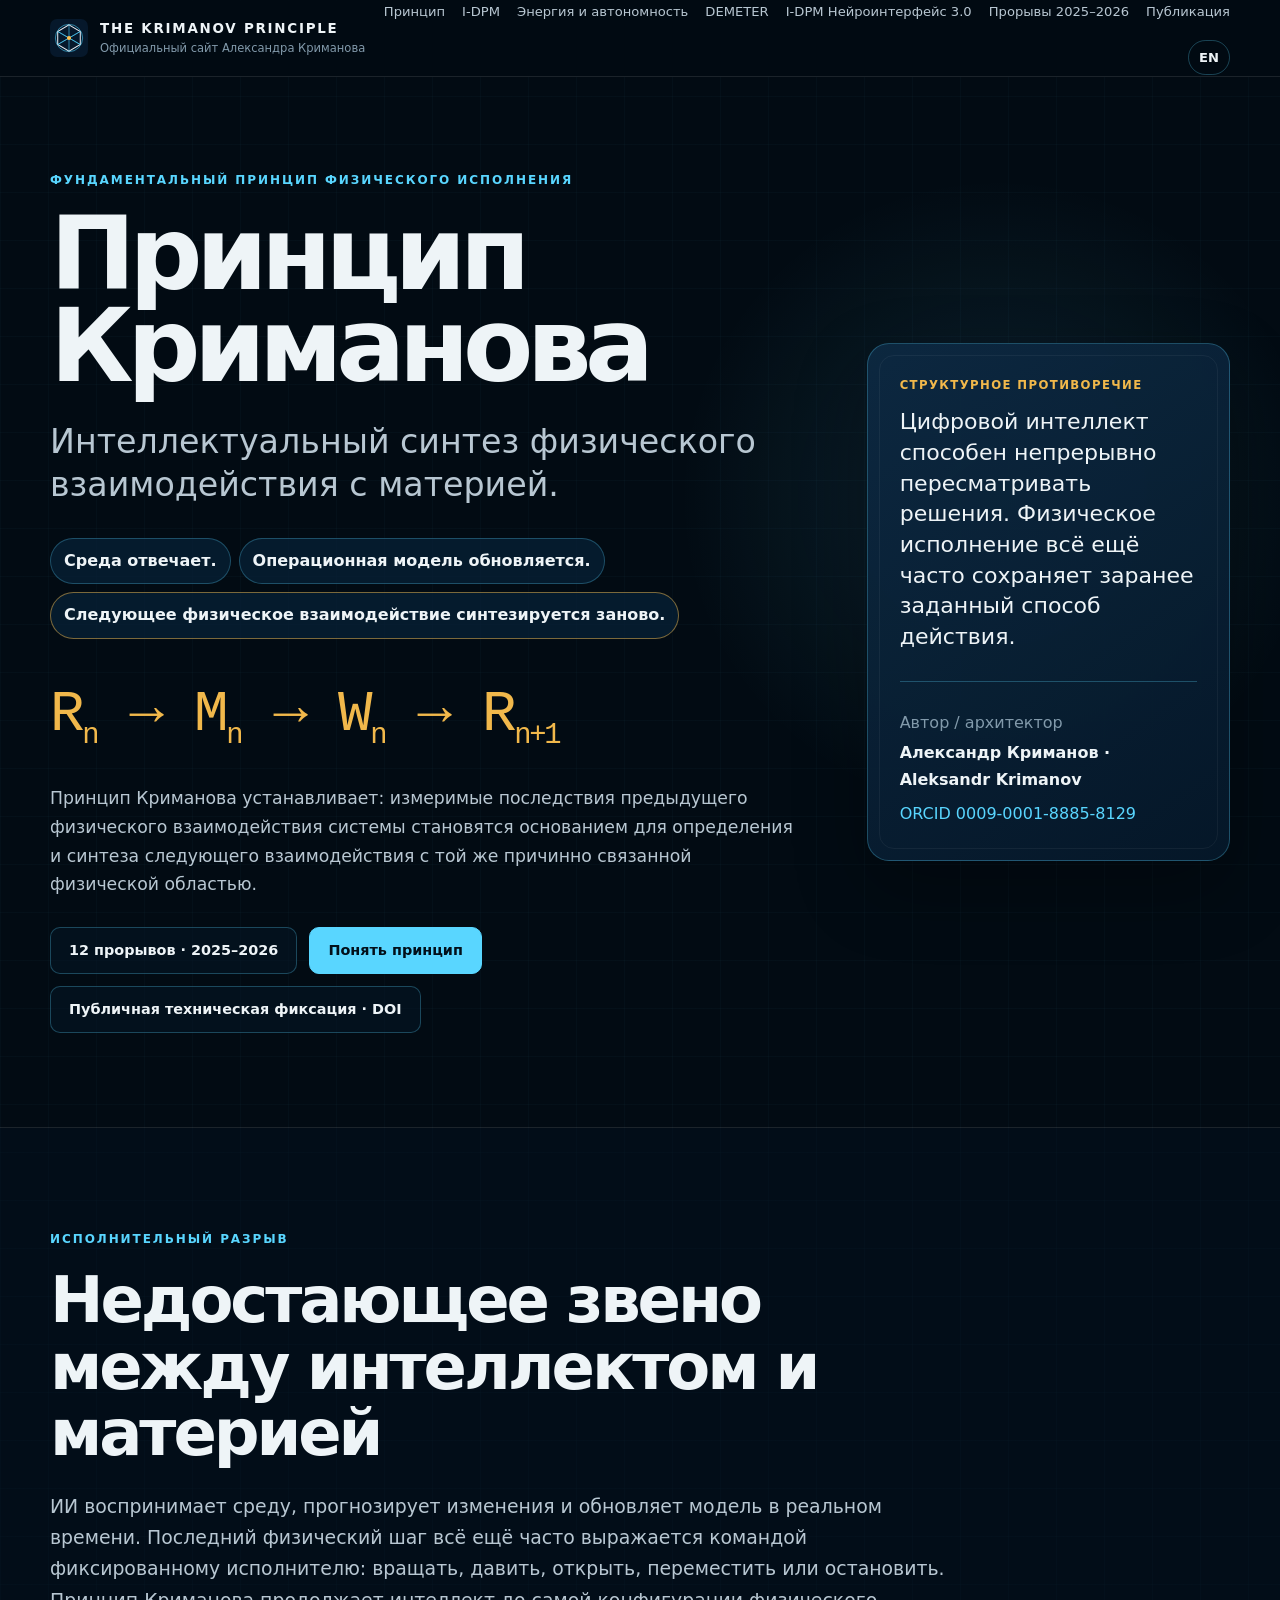
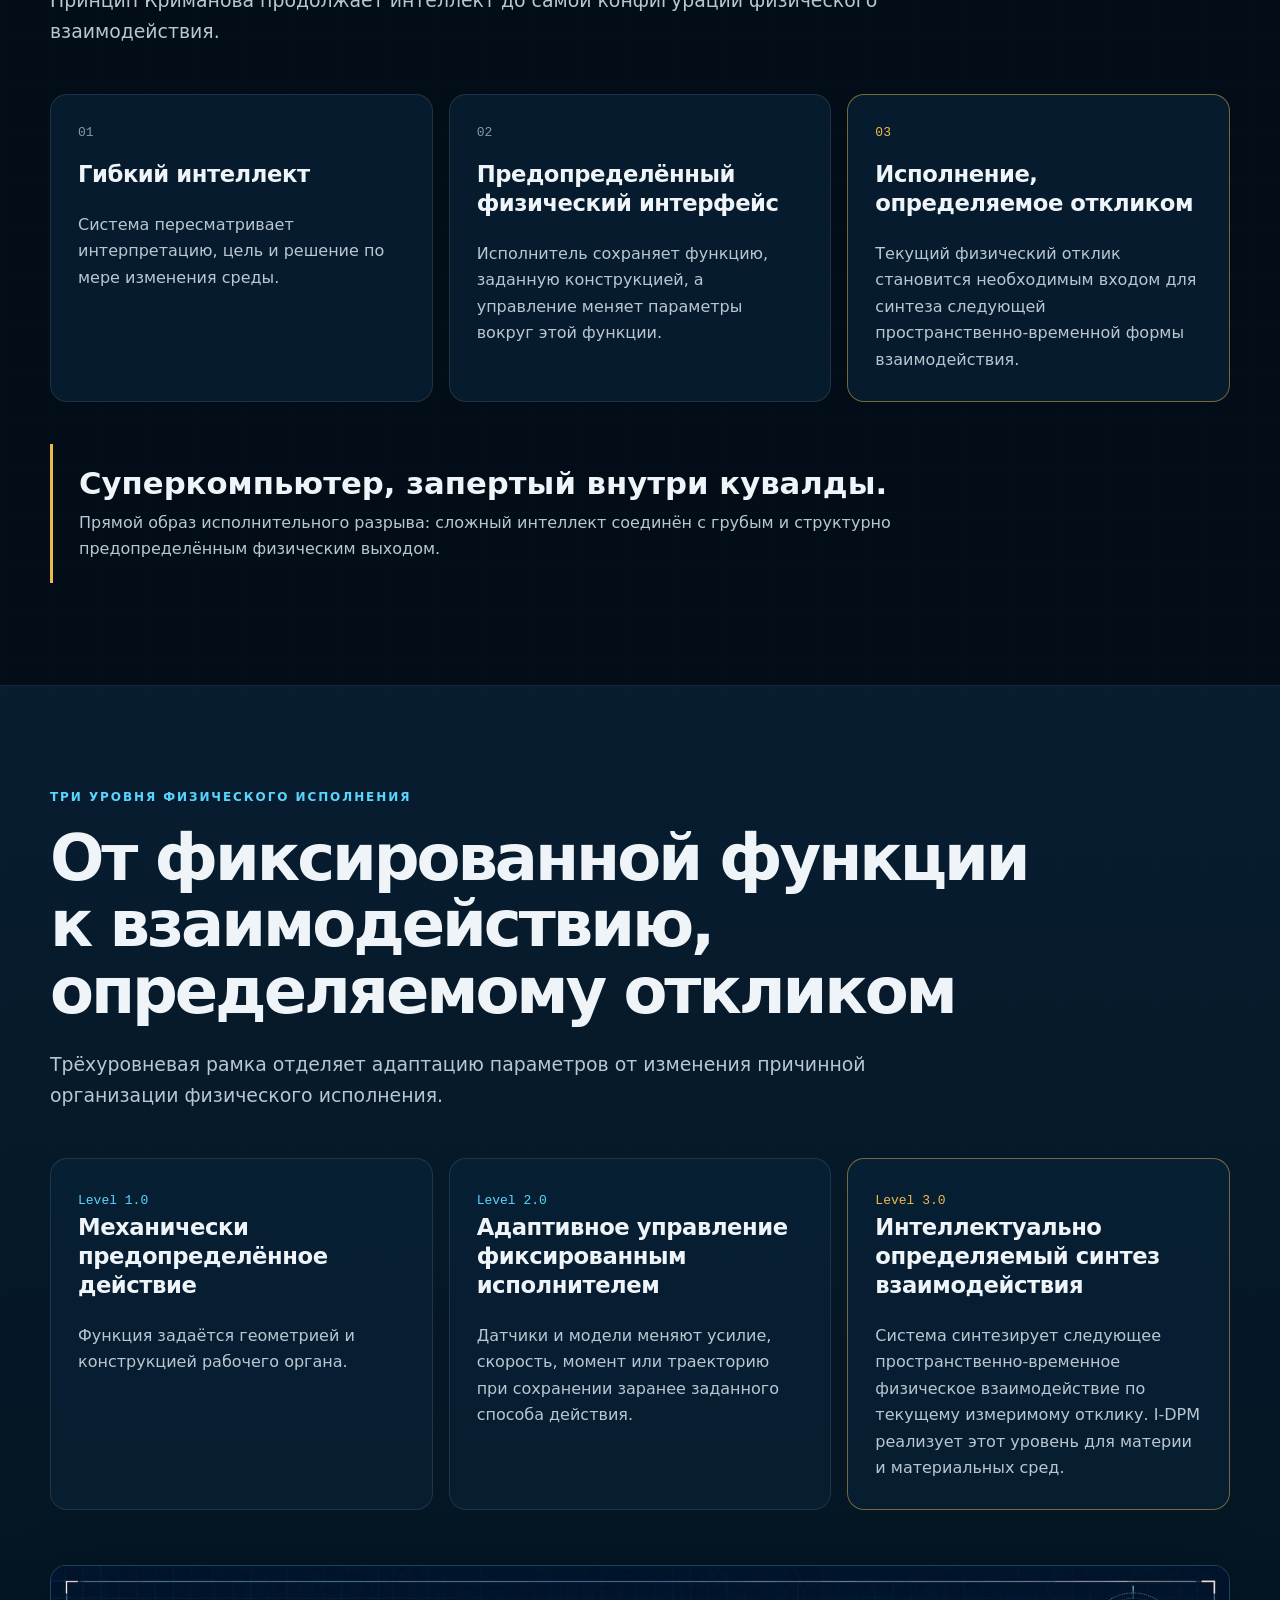
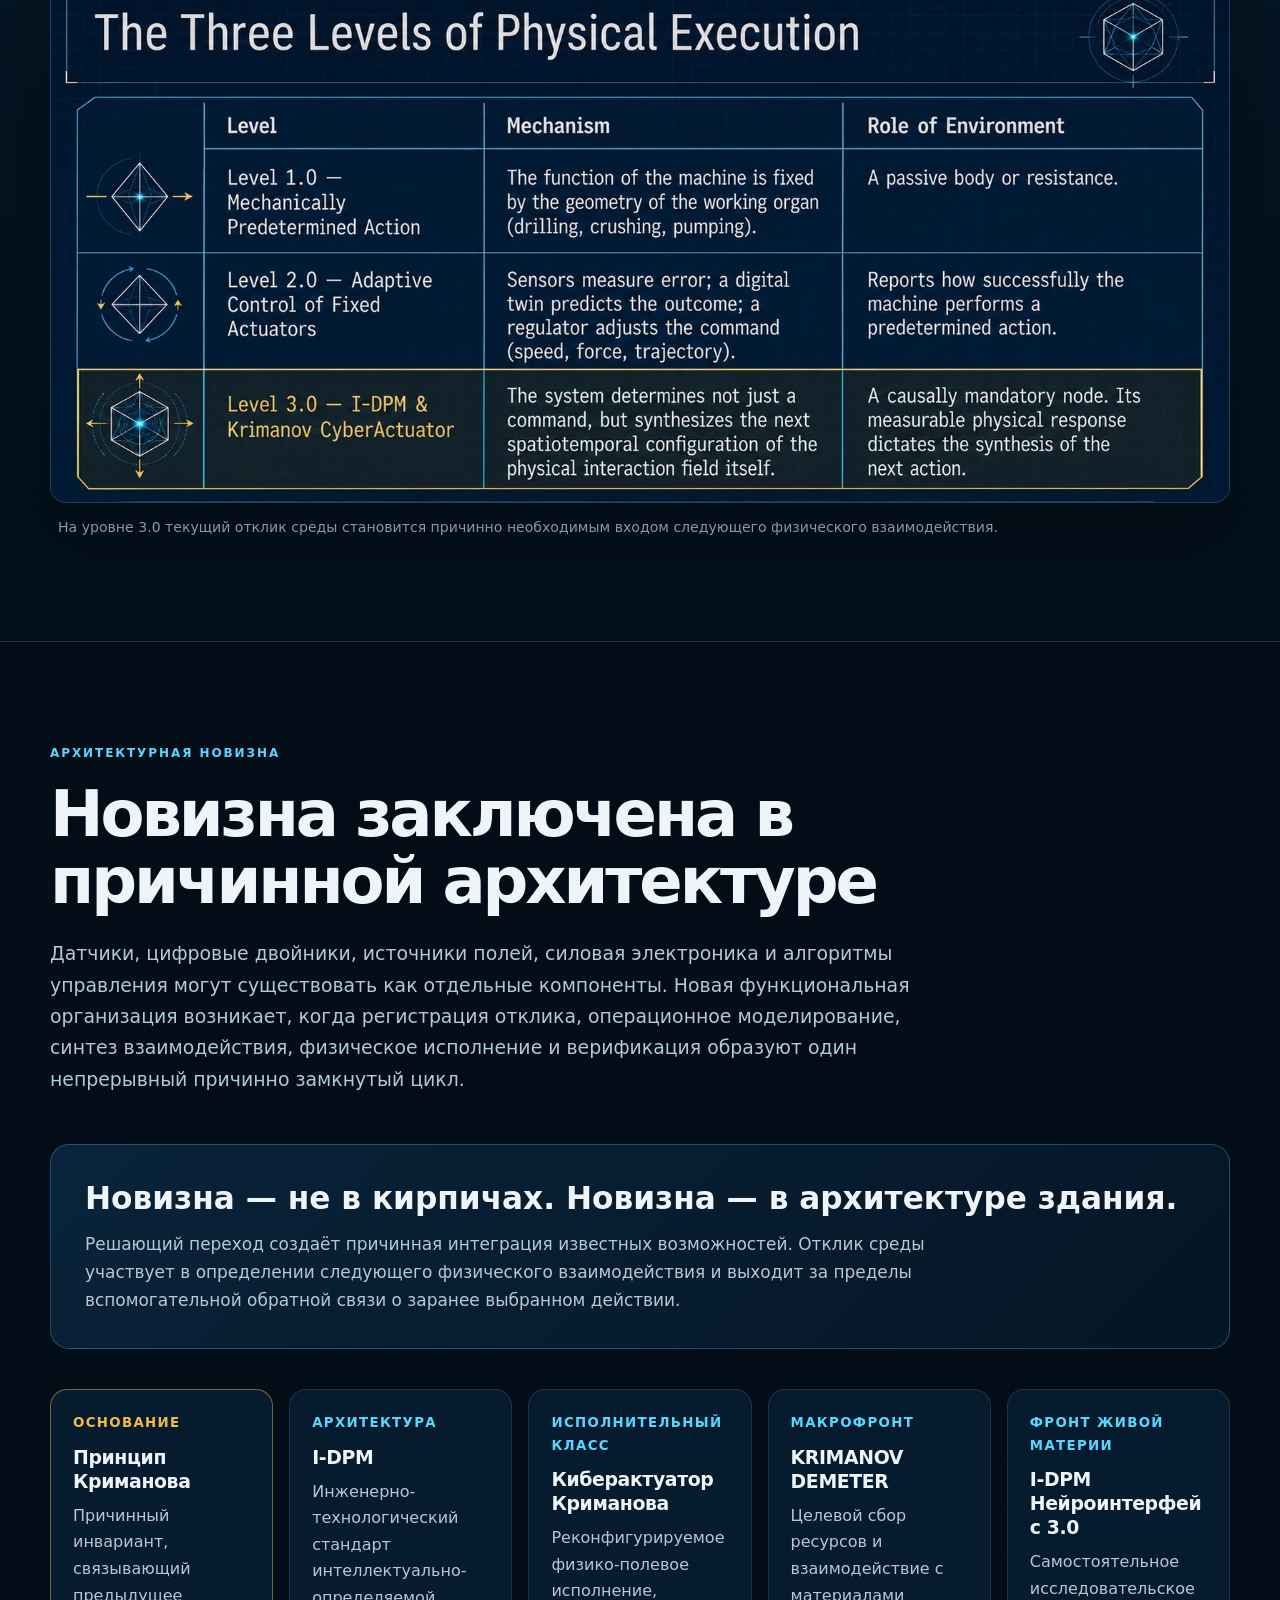
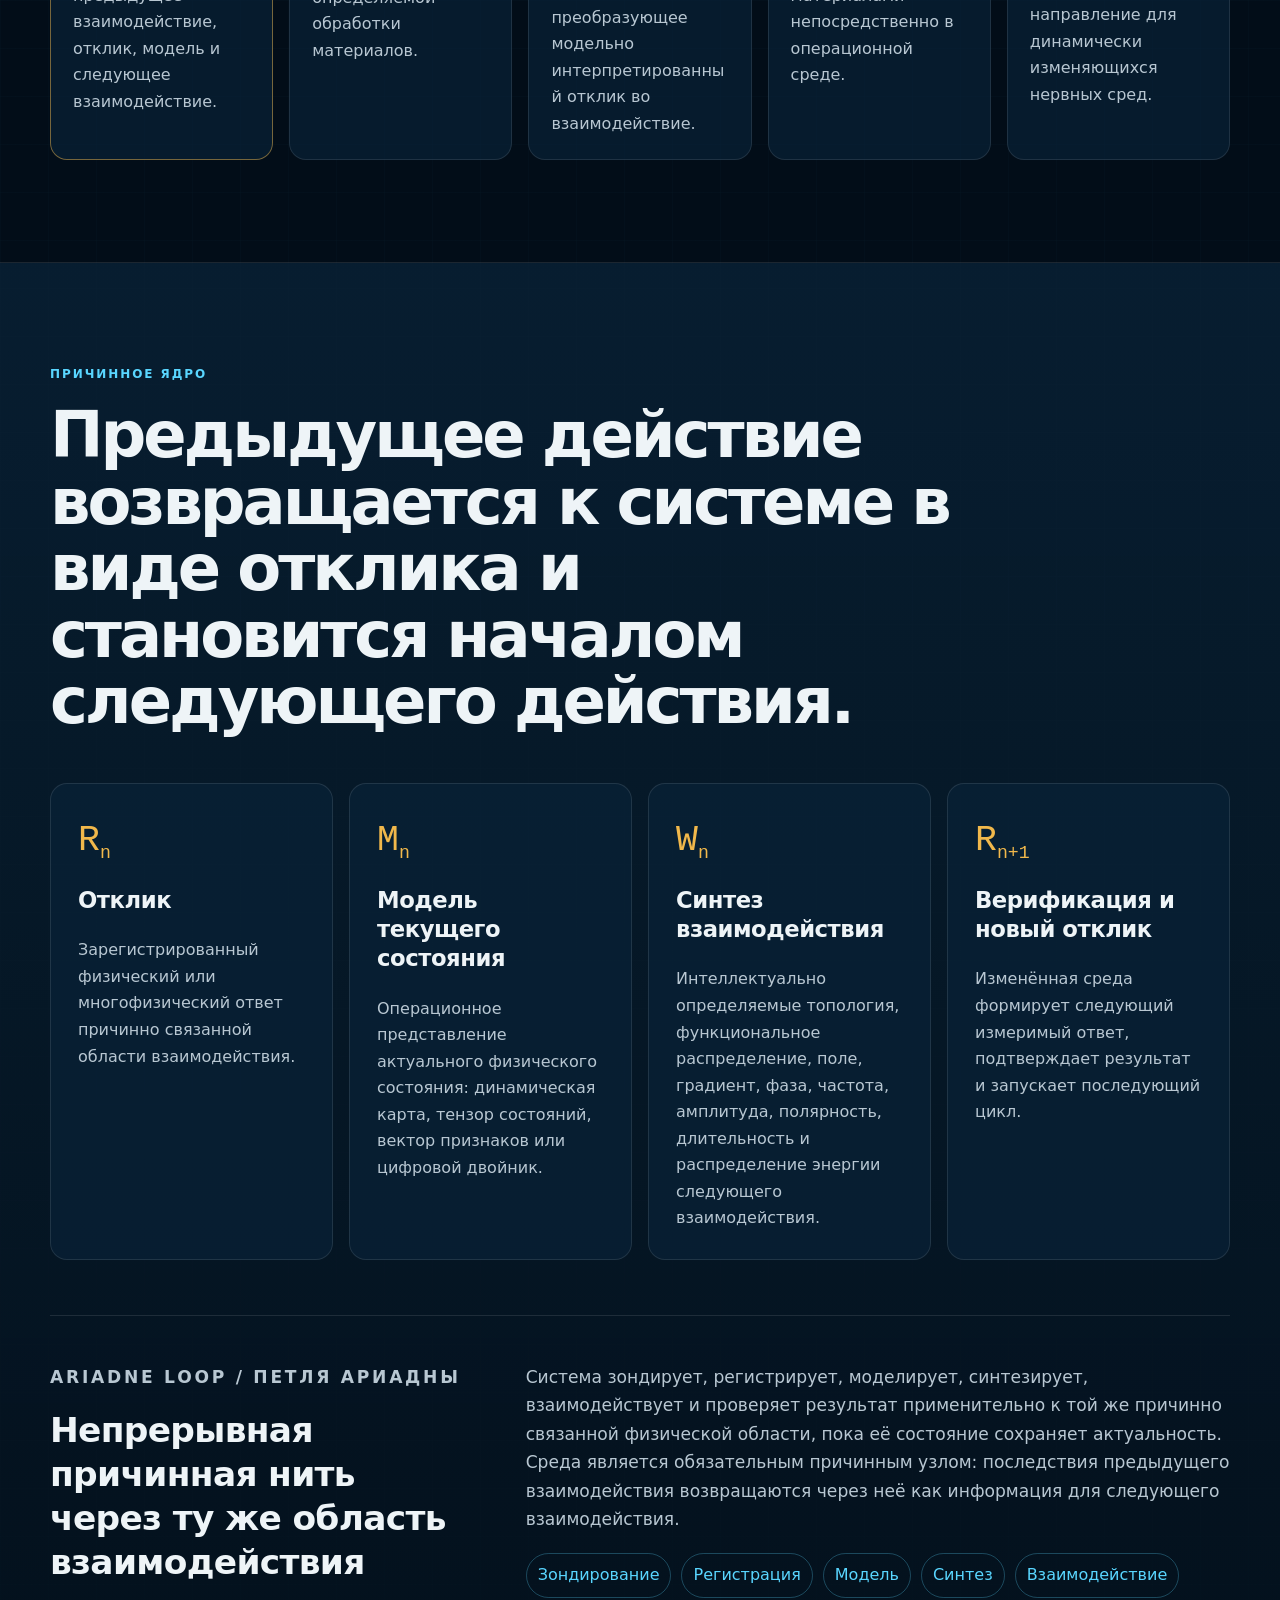
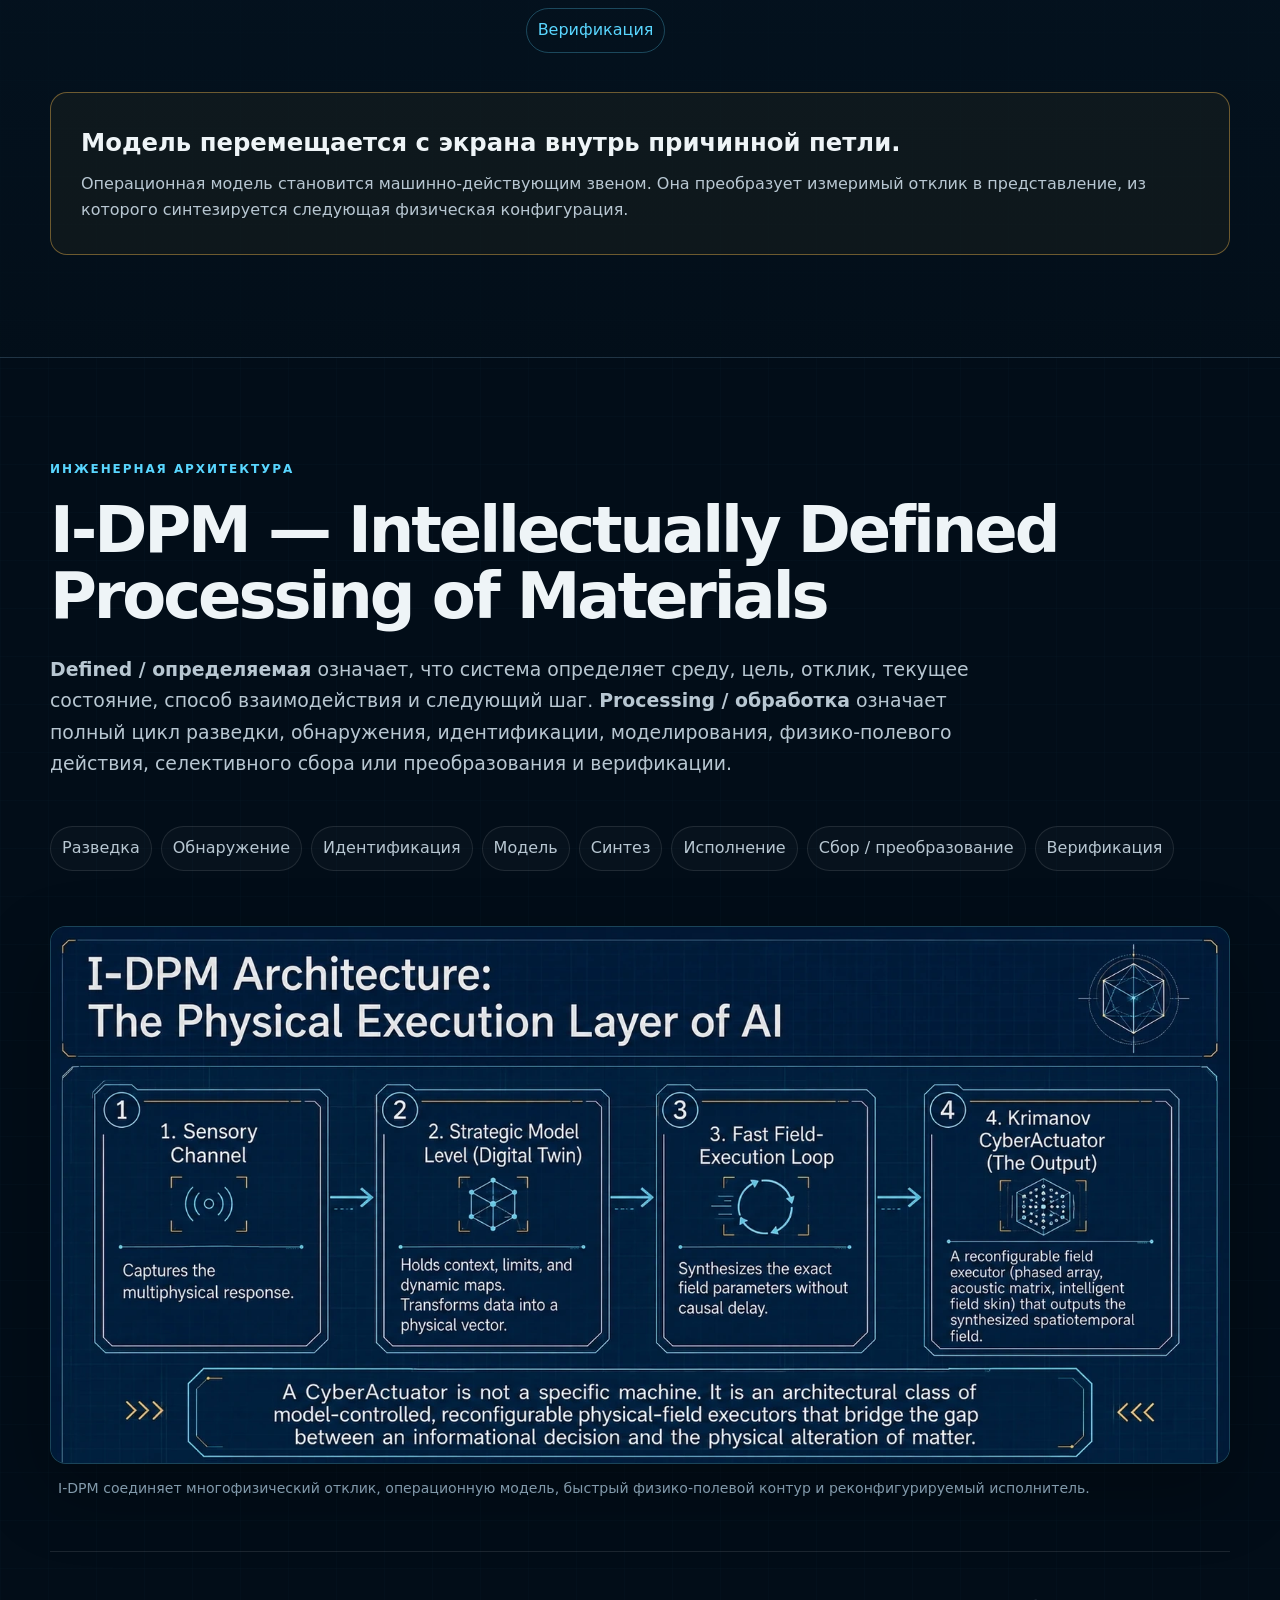
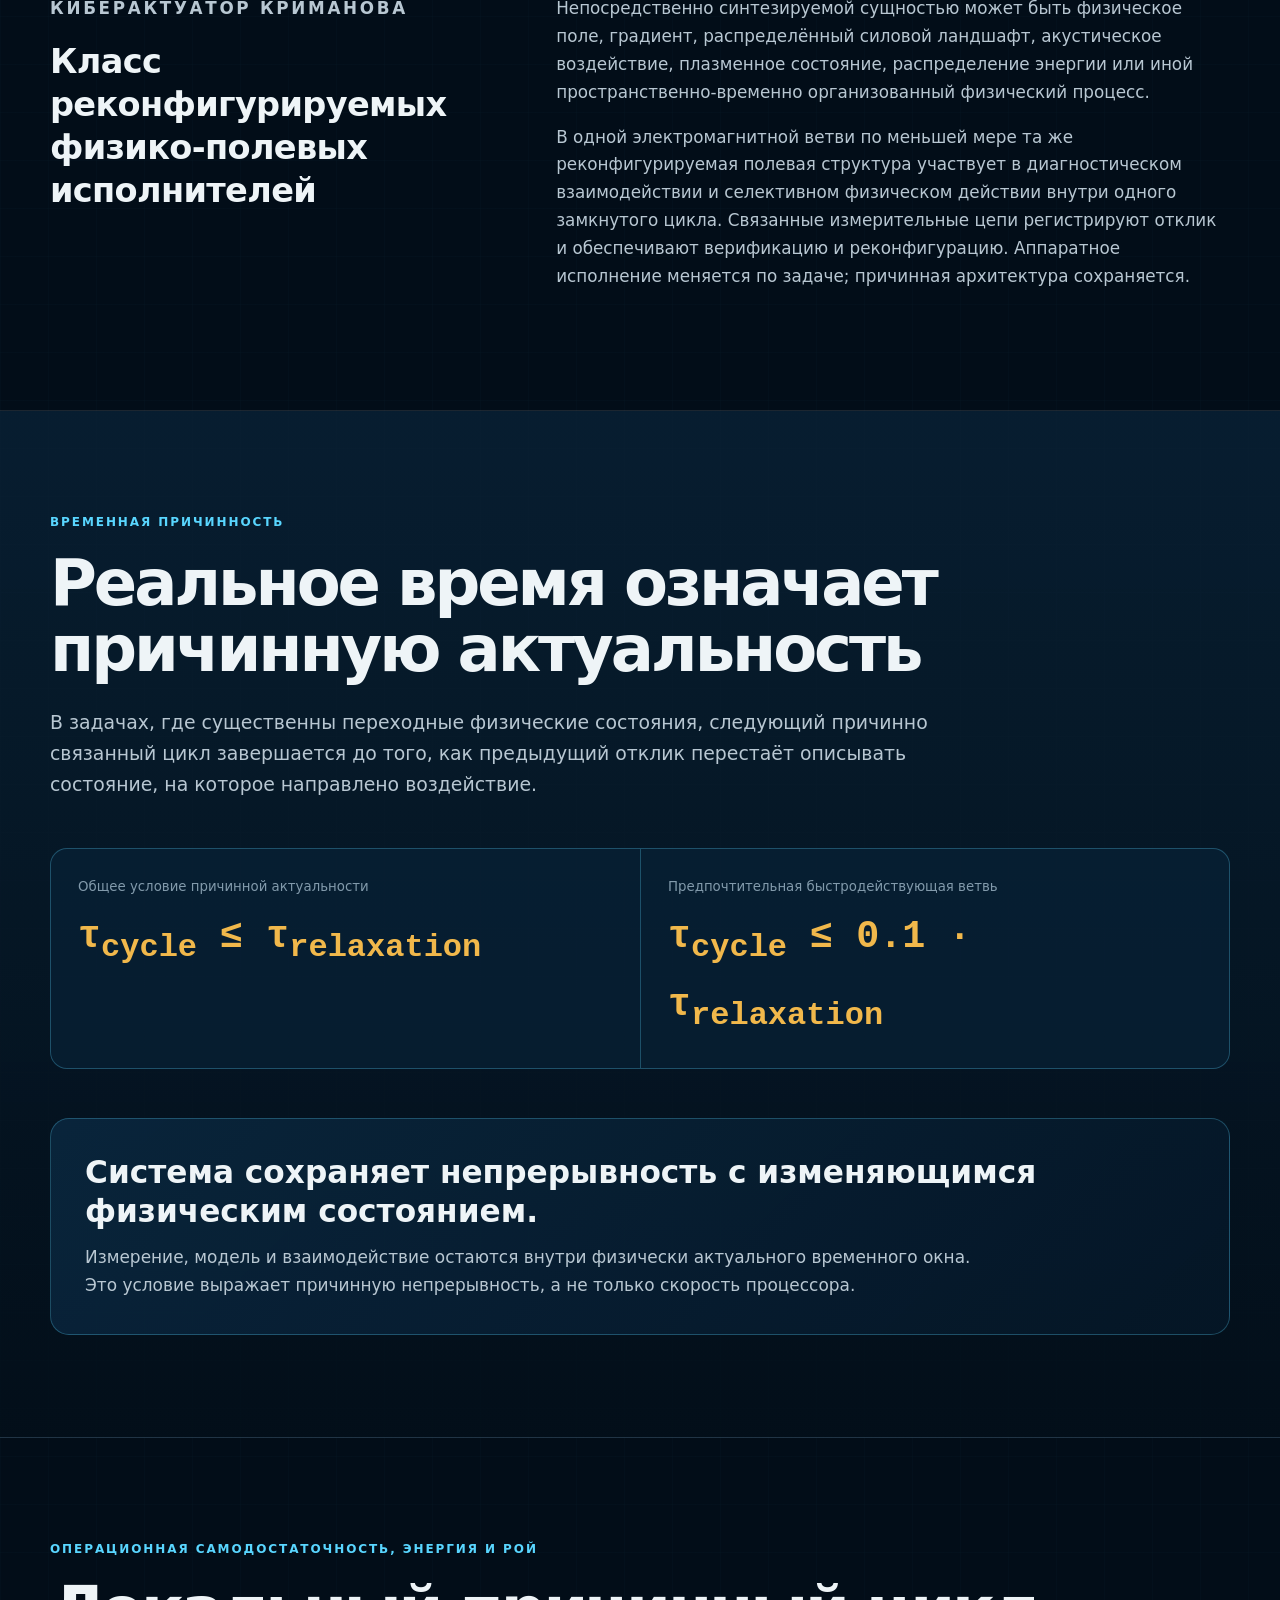
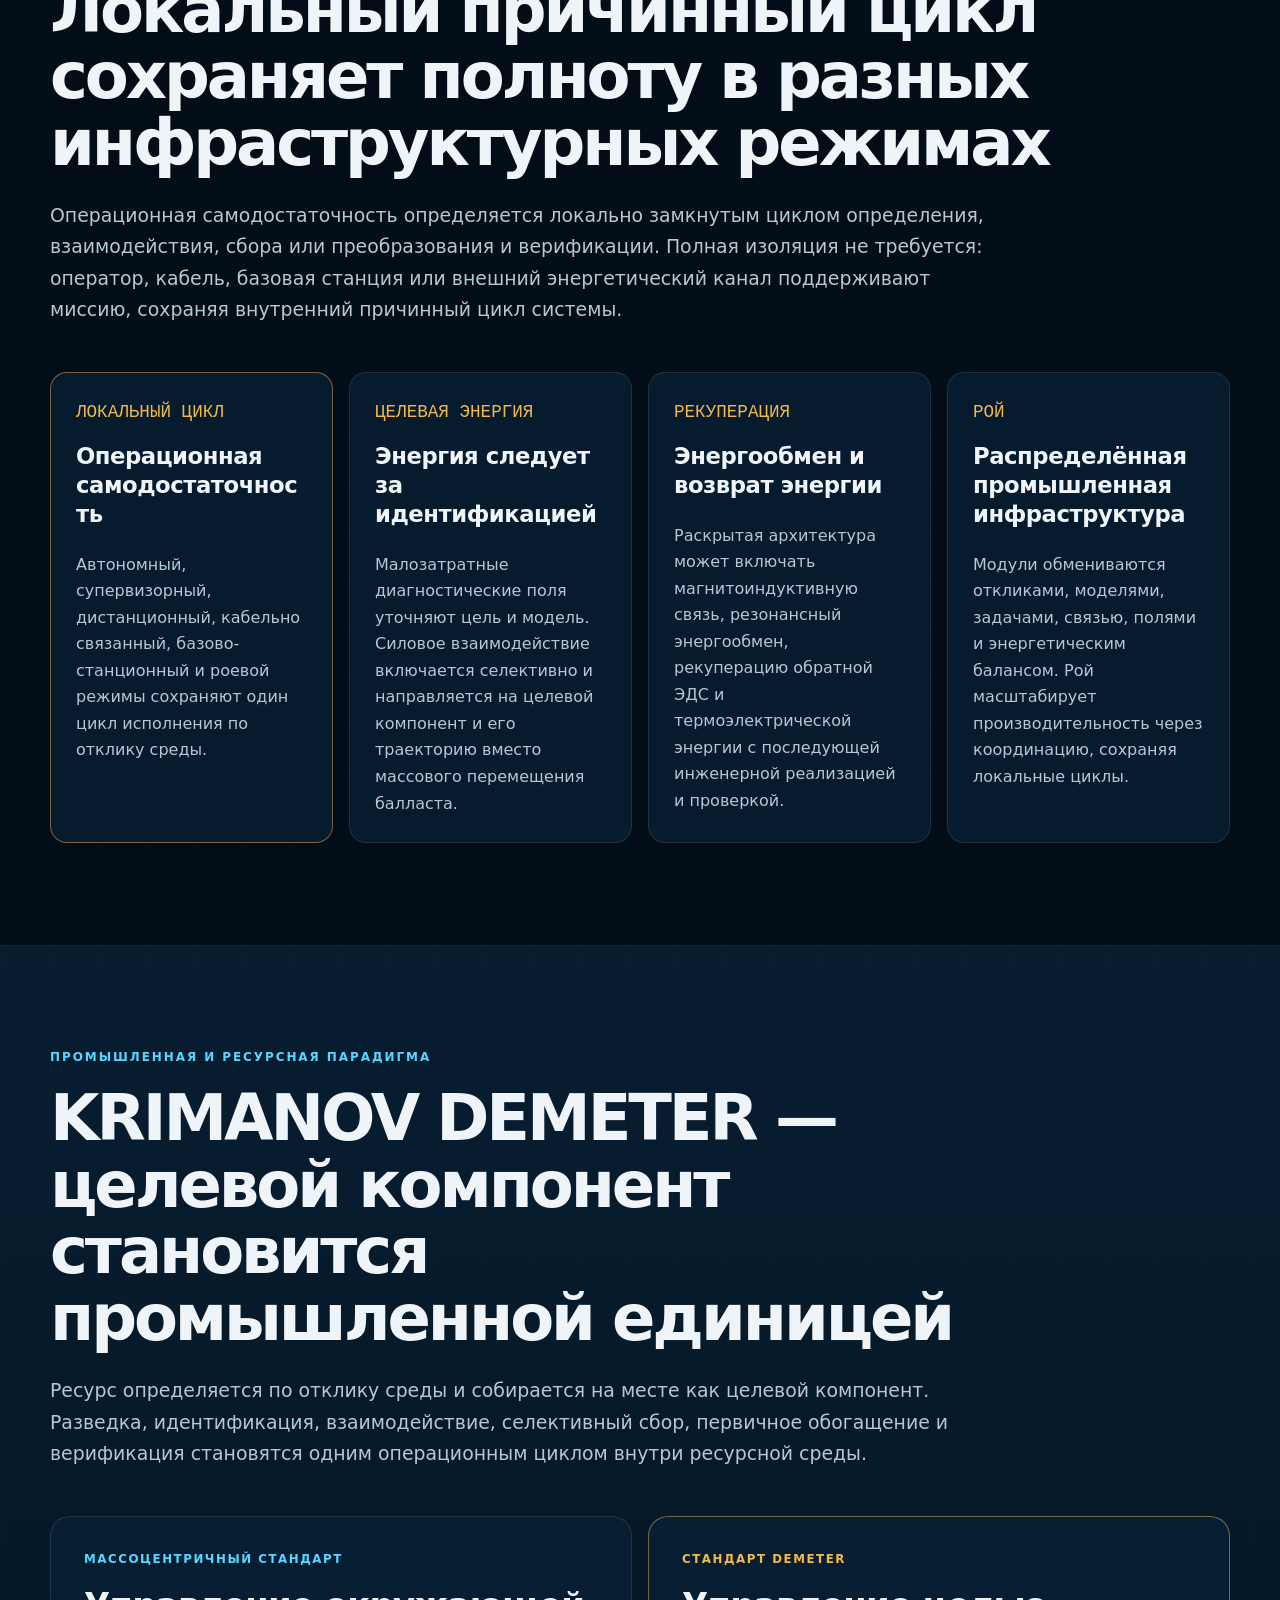
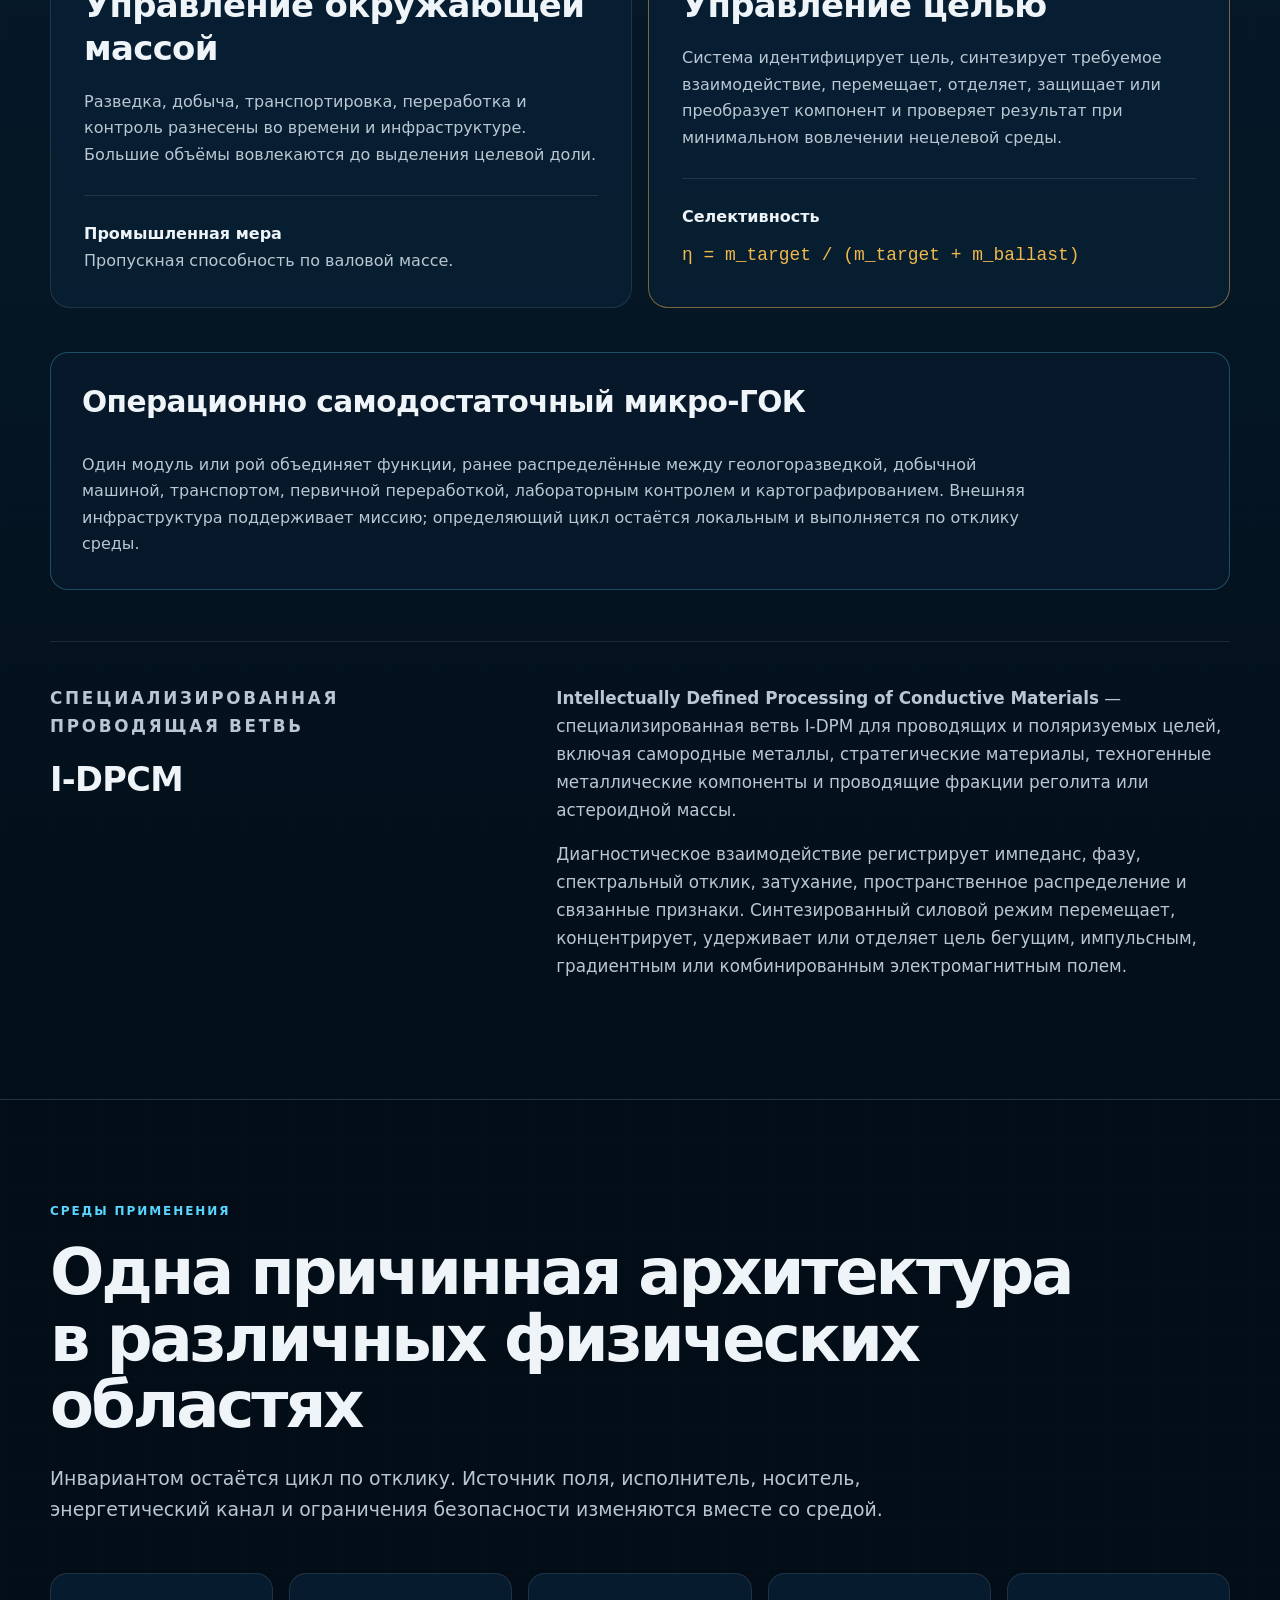
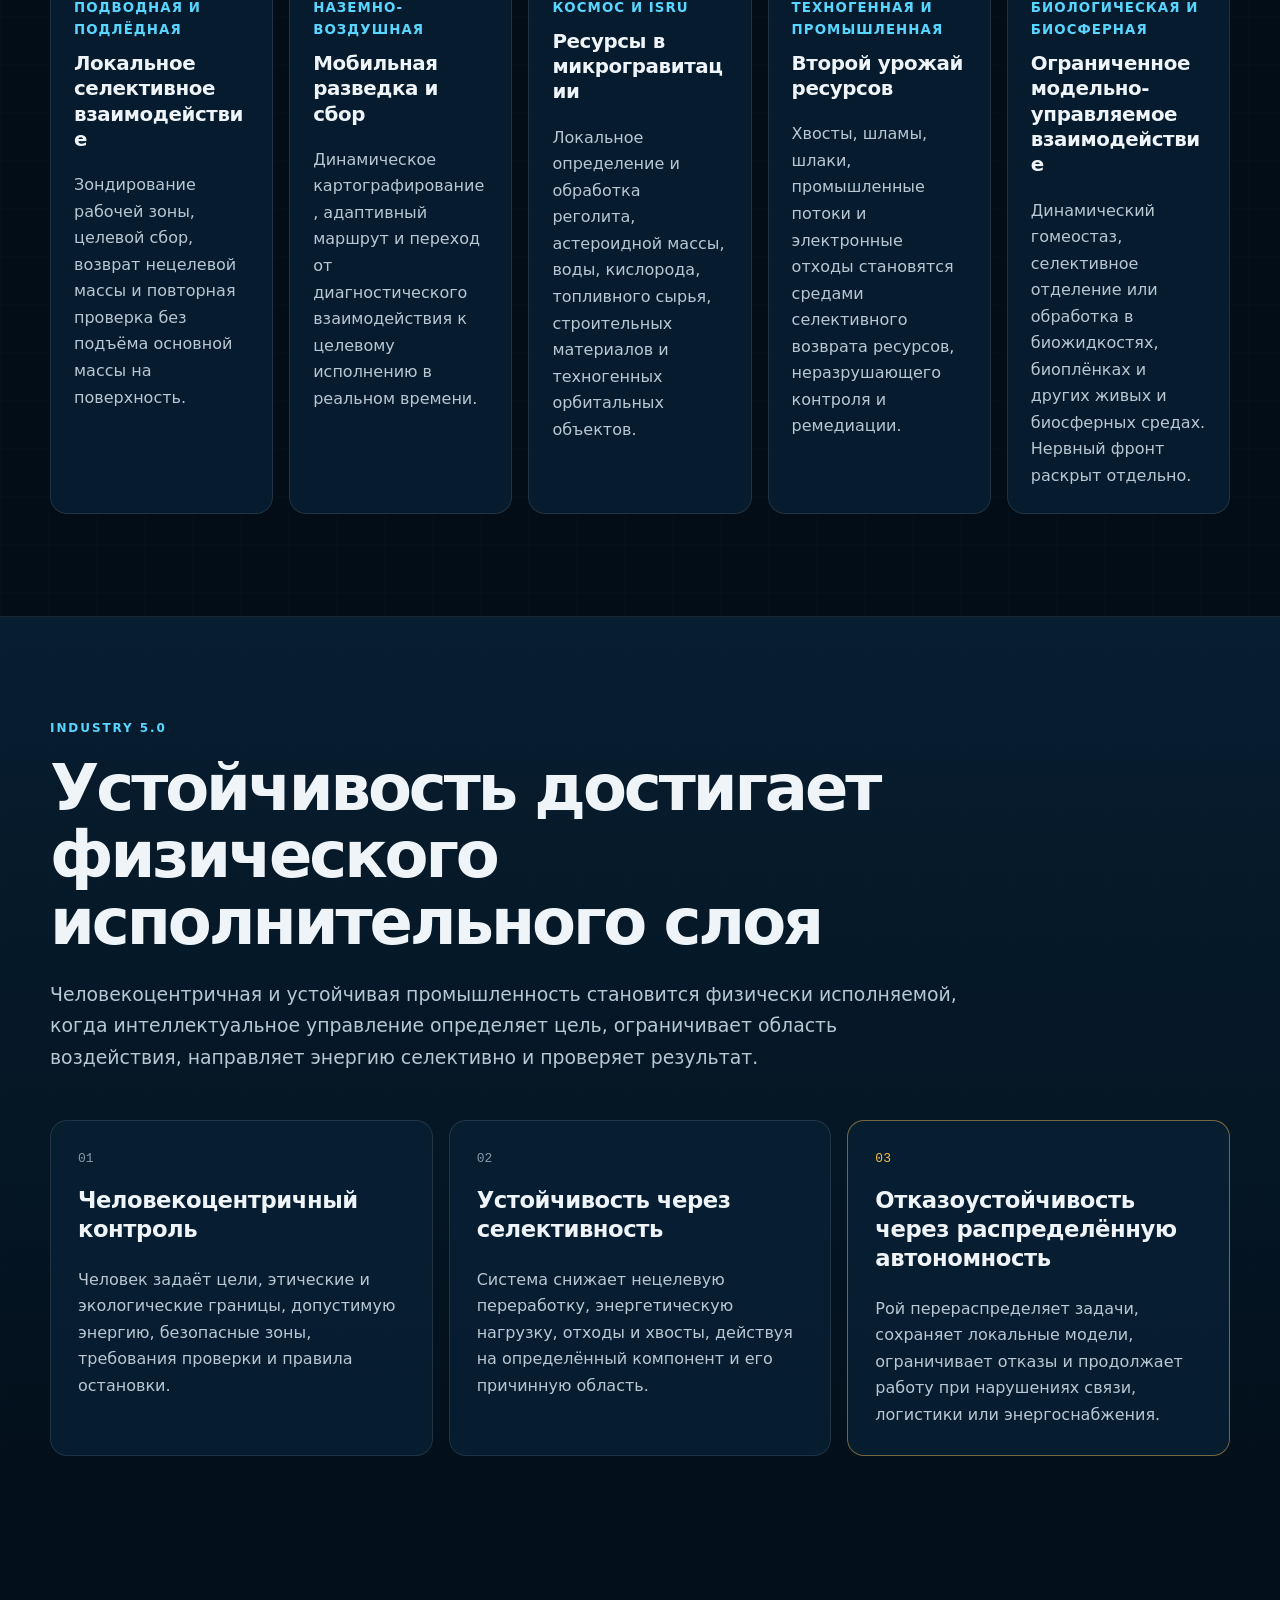
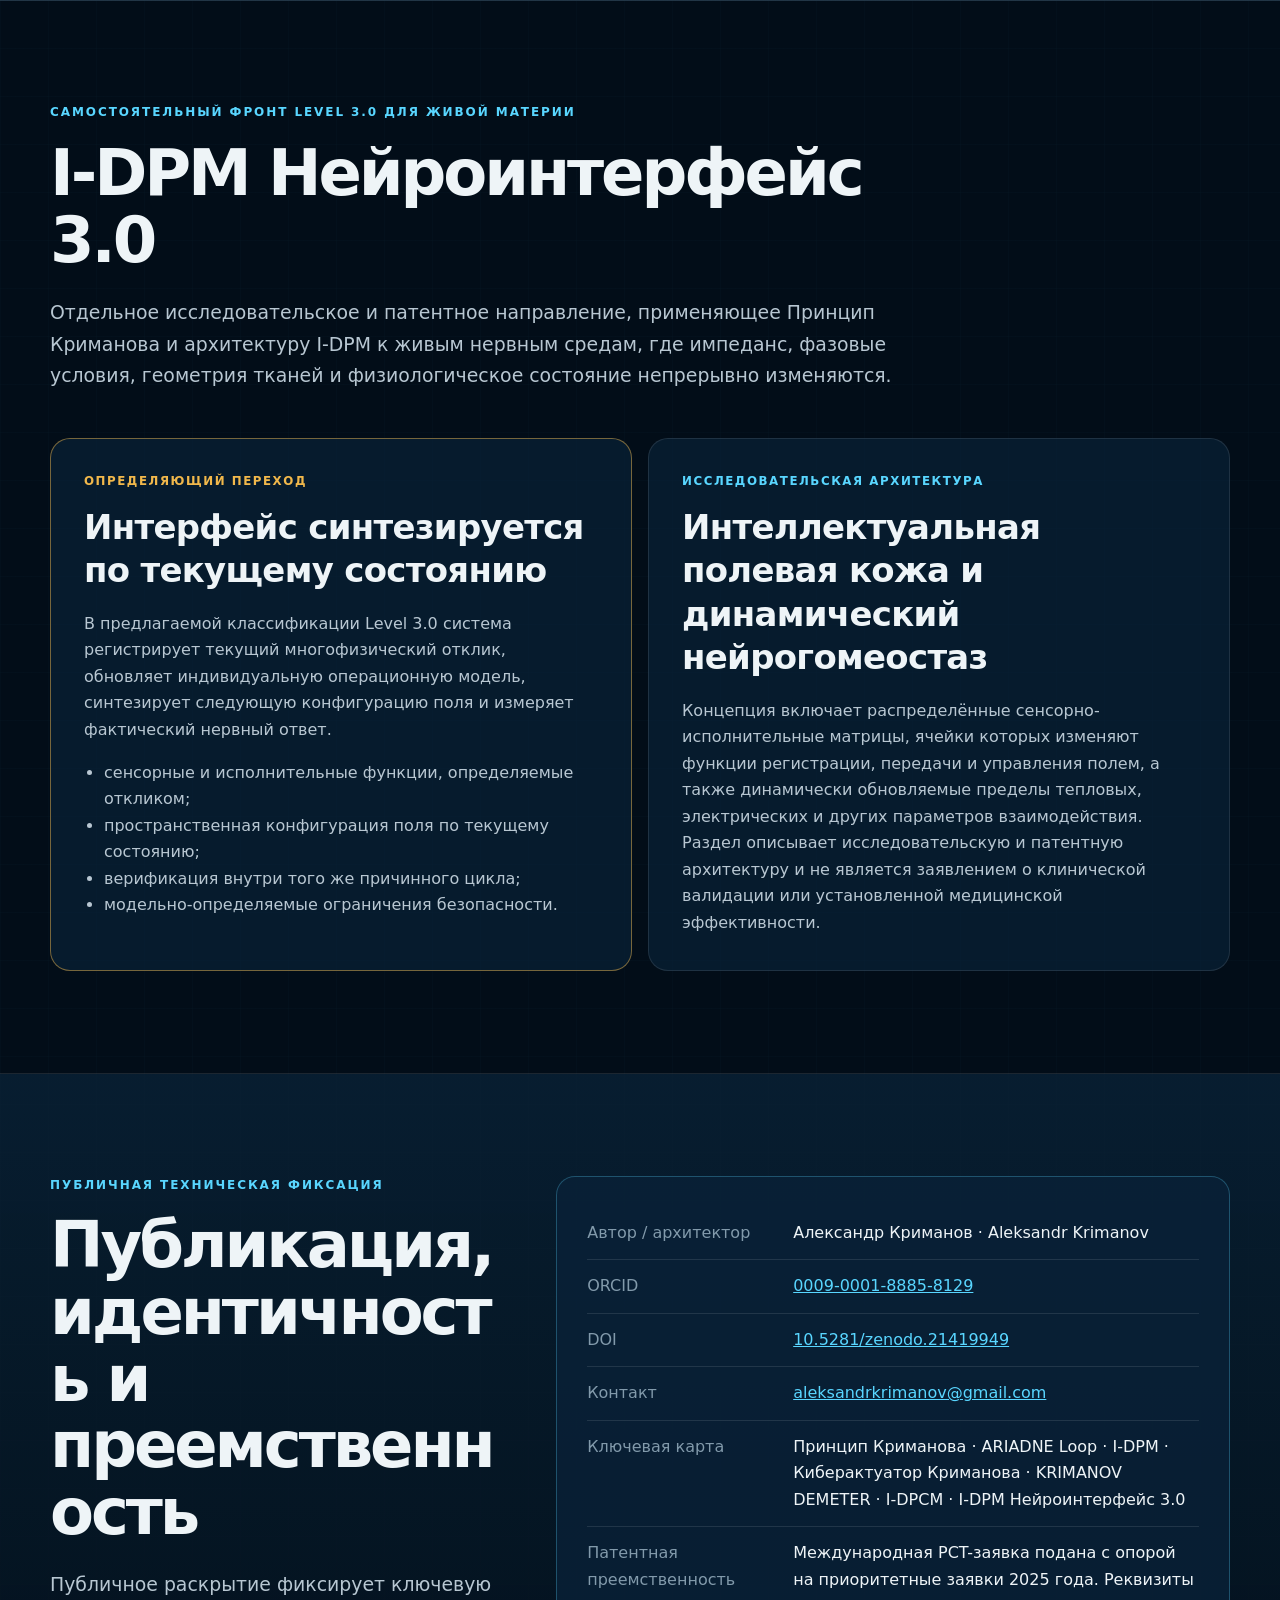
<file: ru/index.html>
<!doctype html>
<html lang="ru">
<head>
  <meta charset="utf-8">
  <meta name="viewport" content="width=device-width,initial-scale=1">

  <title>Принцип Криманова — физическое исполнение ИИ по отклику среды | Александр Криманов</title>
  <meta name="description" content="Официальный сайт Принципа Криманова: физическое исполнение по отклику среды, I-DPM, Киберактуатор Криманова, KRIMANOV DEMETER, операционная самодостаточность, рекуперация энергии и I-DPM Нейроинтерфейс 3.0.">
  <meta name="author" content="Aleksandr Krimanov">
  <meta name="robots" content="noindex,follow">
  <meta name="theme-color" content="#061625">
  <link rel="canonical" href="https://krimanovprinciple.eu/ru/">
  <link rel="icon" href="../assets/favicon.svg" type="image/svg+xml">
  <link rel="stylesheet" href="../style.css">
  <meta property="og:type" content="website">
  <meta property="og:title" content="Принцип Криманова — физическое исполнение ИИ по отклику среды">
  <meta property="og:description" content="Среда отвечает. Операционная модель обновляется. Следующее физическое взаимодействие синтезируется заново.">
  <meta property="og:url" content="https://krimanovprinciple.eu/ru/">
  <meta property="og:image" content="https://krimanovprinciple.eu/assets/three-levels.webp">
  <meta property="og:locale" content="ru_RU">
  <meta name="twitter:card" content="summary_large_image">
  <meta name="twitter:title" content="Принцип Криманова — физическое исполнение ИИ по отклику среды">
  <meta name="twitter:description" content="Измеримые последствия предыдущего взаимодействия становятся основой синтеза следующего взаимодействия.">
  <meta name="twitter:image" content="https://krimanovprinciple.eu/assets/three-levels.webp">

  <script type="application/ld+json">
  {
    "@context":"https://schema.org",
    "@graph":[
      {
        "@type":"WebSite",
        "@id":"https://krimanovprinciple.eu/#website",
        "url":"https://krimanovprinciple.eu/",
        "name":"The Krimanov Principle",
        "inLanguage":["en","ru"],
        "creator":{"@id":"https://krimanovprinciple.eu/#person"}
      },
      {
        "@type":"Person",
        "@id":"https://krimanovprinciple.eu/#person",
        "name":"Aleksandr Krimanov",
        "alternateName":["Alexander Krimanov","Александр Криманов"],
        "url":"https://krimanovprinciple.eu/",
        "sameAs":["https://orcid.org/0009-0001-8885-8129"]
      }
    ]
  }
  </script>
</head>
<body>

<a class="skip-link" href="#content">Перейти к содержанию</a>
<header class="site-header">
  <div class="shell header-inner">
    <a class="brand" href="#top" aria-label="Принцип Криманова — главная">
      <img src="../assets/favicon.svg" width="38" height="38" alt="">
      <span class="brand-copy"><strong>THE KRIMANOV PRINCIPLE</strong><small>Официальный сайт Александра Криманова</small></span>
    </a>
    <nav class="main-nav" aria-label="Основная навигация">
      <a href="#principle">Принцип</a><a href="#idpm">I-DPM</a><a href="#autonomy">Энергия и автономность</a><a href="#demeter">DEMETER</a><a href="#neuro">I-DPM Нейроинтерфейс 3.0</a><a href="breakthroughs.html">Прорывы 2025–2026</a><a href="#publication">Публикация</a><a class="lang" href="../" lang="en">EN</a>
    </nav>
    <div class="mobile-tools">
      <details class="mobile-menu"><summary>Меню</summary><nav aria-label="Мобильная навигация"><a href="#principle">Принцип</a><a href="#idpm">I-DPM</a><a href="#autonomy">Энергия и автономность</a><a href="#demeter">DEMETER</a><a href="#environments">Фронты применения</a><a href="#neuro">I-DPM Нейроинтерфейс 3.0</a><a href="breakthroughs.html">Прорывы 2025–2026</a><a href="#publication">Публикация</a></nav></details>
      <a class="mobile-lang" href="../" lang="en" aria-label="English version">EN</a>
    </div>
  </div>
</header>
<main id="content">
<section class="hero" id="top"><div class="shell hero-grid"><div>
  <p class="eyebrow">Фундаментальный принцип физического исполнения</p>
  <h1>Принцип Криманова</h1>
  <p class="hero-subtitle">Интеллектуальный синтез физического взаимодействия с материей.</p>
  <div class="hero-thesis"><span>Среда отвечает.</span><span>Операционная модель обновляется.</span><span>Следующее физическое взаимодействие синтезируется заново.</span></div>
  <div class="equation">R<sub>n</sub> → M<sub>n</sub> → W<sub>n</sub> → R<sub>n+1</sub></div>
  <p class="hero-text">Принцип Криманова устанавливает: измеримые последствия предыдущего физического взаимодействия системы становятся основанием для определения и синтеза следующего взаимодействия с той же причинно связанной физической областью.</p>
  <div class="actions"><a class="button" href="breakthroughs.html">12 прорывов · 2025–2026</a><a class="button primary" href="#bottleneck">Понять принцип</a><a class="button" href="https://doi.org/10.5281/zenodo.21419949" target="_blank" rel="noopener">Публичная техническая фиксация · DOI</a></div>
</div><aside class="hero-panel">
  <p class="panel-kicker">Структурное противоречие</p>
  <p class="panel-big">Цифровой интеллект способен непрерывно пересматривать решения. Физическое исполнение всё ещё часто сохраняет заранее заданный способ действия.</p>
  <div class="panel-rule"></div><p class="meta">Автор / архитектор</p><strong>Александр Криманов · Aleksandr Krimanov</strong><a href="https://orcid.org/0009-0001-8885-8129" target="_blank" rel="noopener">ORCID 0009-0001-8885-8129</a>
</aside></div></section>

<section class="section" id="bottleneck"><div class="shell">
  <div class="section-heading narrow"><p class="eyebrow">Исполнительный разрыв</p><h2>Недостающее звено между интеллектом и материей</h2><p class="lead">ИИ воспринимает среду, прогнозирует изменения и обновляет модель в реальном времени. Последний физический шаг всё ещё часто выражается командой фиксированному исполнителю: вращать, давить, открыть, переместить или остановить. Принцип Криманова продолжает интеллект до самой конфигурации физического взаимодействия.</p></div>
  <div class="problem-grid">
    <article class="card"><span class="num">01</span><h3>Гибкий интеллект</h3><p>Система пересматривает интерпретацию, цель и решение по мере изменения среды.</p></article>
    <article class="card"><span class="num">02</span><h3>Предопределённый физический интерфейс</h3><p>Исполнитель сохраняет функцию, заданную конструкцией, а управление меняет параметры вокруг этой функции.</p></article>
    <article class="card accent"><span class="num">03</span><h3>Исполнение, определяемое откликом</h3><p>Текущий физический отклик становится необходимым входом для синтеза следующей пространственно-временной формы взаимодействия.</p></article>
  </div>
  <blockquote class="quote"><strong>Суперкомпьютер, запертый внутри кувалды.</strong><p>Прямой образ исполнительного разрыва: сложный интеллект соединён с грубым и структурно предопределённым физическим выходом.</p></blockquote>
</div></section>

<section class="section dark" id="levels"><div class="shell">
  <div class="section-heading"><p class="eyebrow">Три уровня физического исполнения</p><h2>От фиксированной функции к взаимодействию, определяемому откликом</h2><p class="lead">Трёхуровневая рамка отделяет адаптацию параметров от изменения причинной организации физического исполнения.</p></div>
  <div class="level-grid">
    <article class="level-card"><span>Level 1.0</span><h3>Механически предопределённое действие</h3><p>Функция задаётся геометрией и конструкцией рабочего органа.</p></article>
    <article class="level-card"><span>Level 2.0</span><h3>Адаптивное управление фиксированным исполнителем</h3><p>Датчики и модели меняют усилие, скорость, момент или траекторию при сохранении заранее заданного способа действия.</p></article>
    <article class="level-card highlight"><span>Level 3.0</span><h3>Интеллектуально определяемый синтез взаимодействия</h3><p>Система синтезирует следующее пространственно-временное физическое взаимодействие по текущему измеримому отклику. I-DPM реализует этот уровень для материи и материальных сред.</p></article>
  </div>
  <figure class="visual"><img src="../assets/three-levels.webp" alt="Три уровня физического исполнения" loading="lazy"><figcaption>На уровне 3.0 текущий отклик среды становится причинно необходимым входом следующего физического взаимодействия.</figcaption></figure>
</div></section>

<section class="section" id="architecture"><div class="shell">
  <div class="section-heading narrow"><p class="eyebrow">Архитектурная новизна</p><h2>Новизна заключена в причинной архитектуре</h2><p class="lead">Датчики, цифровые двойники, источники полей, силовая электроника и алгоритмы управления могут существовать как отдельные компоненты. Новая функциональная организация возникает, когда регистрация отклика, операционное моделирование, синтез взаимодействия, физическое исполнение и верификация образуют один непрерывный причинно замкнутый цикл.</p></div>
  <div class="architecture-note"><strong>Новизна — не в кирпичах. Новизна — в архитектуре здания.</strong><p>Решающий переход создаёт причинная интеграция известных возможностей. Отклик среды участвует в определении следующего физического взаимодействия и выходит за пределы вспомогательной обратной связи о заранее выбранном действии.</p></div>
  <div class="hierarchy-grid">
    <article class="hierarchy-card accent"><small>Основание</small><h3>Принцип Криманова</h3><p>Причинный инвариант, связывающий предыдущее взаимодействие, отклик, модель и следующее взаимодействие.</p></article>
    <article class="hierarchy-card"><small>Архитектура</small><h3>I-DPM</h3><p>Инженерно-технологический стандарт интеллектуально-определяемой обработки материалов.</p></article>
    <article class="hierarchy-card"><small>Исполнительный класс</small><h3>Киберактуатор Криманова</h3><p>Реконфигурируемое физико-полевое исполнение, преобразующее модельно интерпретированный отклик во взаимодействие.</p></article>
    <article class="hierarchy-card"><small>Макрофронт</small><h3>KRIMANOV DEMETER</h3><p>Целевой сбор ресурсов и взаимодействие с материалами непосредственно в операционной среде.</p></article>
    <article class="hierarchy-card"><small>Фронт живой материи</small><h3>I-DPM Нейроинтерфейс 3.0</h3><p>Самостоятельное исследовательское направление для динамически изменяющихся нервных сред.</p></article>
  </div>
</div></section>

<section class="section dark" id="principle"><div class="shell">
  <div class="section-heading narrow"><p class="eyebrow">Причинное ядро</p><h2>Предыдущее действие возвращается к системе в виде отклика и становится началом следующего действия.</h2></div>
  <div class="principle-grid">
    <article class="principle-card"><div class="symbol">R<sub>n</sub></div><h3>Отклик</h3><p>Зарегистрированный физический или многофизический ответ причинно связанной области взаимодействия.</p></article>
    <article class="principle-card"><div class="symbol">M<sub>n</sub></div><h3>Модель текущего состояния</h3><p>Операционное представление актуального физического состояния: динамическая карта, тензор состояний, вектор признаков или цифровой двойник.</p></article>
    <article class="principle-card"><div class="symbol">W<sub>n</sub></div><h3>Синтез взаимодействия</h3><p>Интеллектуально определяемые топология, функциональное распределение, поле, градиент, фаза, частота, амплитуда, полярность, длительность и распределение энергии следующего взаимодействия.</p></article>
    <article class="principle-card"><div class="symbol">R<sub>n+1</sub></div><h3>Верификация и новый отклик</h3><p>Изменённая среда формирует следующий измеримый ответ, подтверждает результат и запускает последующий цикл.</p></article>
  </div>
  <div class="ariadne"><div><p class="eyebrow">ARIADNE Loop / Петля Ариадны</p><h3>Непрерывная причинная нить через ту же область взаимодействия</h3></div><div><p>Система зондирует, регистрирует, моделирует, синтезирует, взаимодействует и проверяет результат применительно к той же причинно связанной физической области, пока её состояние сохраняет актуальность. Среда является обязательным причинным узлом: последствия предыдущего взаимодействия возвращаются через неё как информация для следующего взаимодействия.</p><div class="flow"><span>Зондирование</span><span>Регистрация</span><span>Модель</span><span>Синтез</span><span>Взаимодействие</span><span>Верификация</span></div></div></div>
  <div class="model-callout"><strong>Модель перемещается с экрана внутрь причинной петли.</strong><p>Операционная модель становится машинно-действующим звеном. Она преобразует измеримый отклик в представление, из которого синтезируется следующая физическая конфигурация.</p></div>
</div></section>

<section class="section" id="idpm"><div class="shell">
  <div class="section-heading"><p class="eyebrow">Инженерная архитектура</p><h2>I-DPM — Intellectually Defined Processing of Materials</h2><p class="lead"><strong>Defined / определяемая</strong> означает, что система определяет среду, цель, отклик, текущее состояние, способ взаимодействия и следующий шаг. <strong>Processing / обработка</strong> означает полный цикл разведки, обнаружения, идентификации, моделирования, физико-полевого действия, селективного сбора или преобразования и верификации.</p></div>
  <div class="full-cycle"><span>Разведка</span><span>Обнаружение</span><span>Идентификация</span><span>Модель</span><span>Синтез</span><span>Исполнение</span><span>Сбор / преобразование</span><span>Верификация</span></div>
  <figure class="visual"><img src="../assets/idpm-architecture.webp" alt="Архитектура I-DPM как физико-полевой исполнительный слой ИИ" loading="lazy"><figcaption>I-DPM соединяет многофизический отклик, операционную модель, быстрый физико-полевой контур и реконфигурируемый исполнитель.</figcaption></figure>
  <div class="two-col"><div><p class="eyebrow">Киберактуатор Криманова</p><h3>Класс реконфигурируемых физико-полевых исполнителей</h3></div><div><p>Непосредственно синтезируемой сущностью может быть физическое поле, градиент, распределённый силовой ландшафт, акустическое воздействие, плазменное состояние, распределение энергии или иной пространственно-временно организованный физический процесс.</p><p>В одной электромагнитной ветви по меньшей мере та же реконфигурируемая полевая структура участвует в диагностическом взаимодействии и селективном физическом действии внутри одного замкнутого цикла. Связанные измерительные цепи регистрируют отклик и обеспечивают верификацию и реконфигурацию. Аппаратное исполнение меняется по задаче; причинная архитектура сохраняется.</p></div></div>
</div></section>

<section class="section dark" id="time"><div class="shell">
  <div class="section-heading narrow"><p class="eyebrow">Временная причинность</p><h2>Реальное время означает причинную актуальность</h2><p class="lead">В задачах, где существенны переходные физические состояния, следующий причинно связанный цикл завершается до того, как предыдущий отклик перестаёт описывать состояние, на которое направлено воздействие.</p></div>
  <div class="formula-band"><div><small>Общее условие причинной актуальности</small><strong>τ<sub>cycle</sub> ≤ τ<sub>relaxation</sub></strong></div><div><small>Предпочтительная быстродействующая ветвь</small><strong>τ<sub>cycle</sub> ≤ 0.1 · τ<sub>relaxation</sub></strong></div></div>
  <div class="architecture-note"><strong>Система сохраняет непрерывность с изменяющимся физическим состоянием.</strong><p>Измерение, модель и взаимодействие остаются внутри физически актуального временного окна. Это условие выражает причинную непрерывность, а не только скорость процессора.</p></div>
</div></section>

<section class="section" id="autonomy"><div class="shell">
  <div class="section-heading"><p class="eyebrow">Операционная самодостаточность, энергия и рой</p><h2>Локальный причинный цикл сохраняет полноту в разных инфраструктурных режимах</h2><p class="lead">Операционная самодостаточность определяется локально замкнутым циклом определения, взаимодействия, сбора или преобразования и верификации. Полная изоляция не требуется: оператор, кабель, базовая станция или внешний энергетический канал поддерживают миссию, сохраняя внутренний причинный цикл системы.</p></div>
  <div class="energy-grid">
    <article class="energy-card accent"><span class="icon">ЛОКАЛЬНЫЙ ЦИКЛ</span><h3>Операционная самодостаточность</h3><p>Автономный, супервизорный, дистанционный, кабельно связанный, базово-станционный и роевой режимы сохраняют один цикл исполнения по отклику среды.</p></article>
    <article class="energy-card"><span class="icon">ЦЕЛЕВАЯ ЭНЕРГИЯ</span><h3>Энергия следует за идентификацией</h3><p>Малозатратные диагностические поля уточняют цель и модель. Силовое взаимодействие включается селективно и направляется на целевой компонент и его траекторию вместо массового перемещения балласта.</p></article>
    <article class="energy-card"><span class="icon">РЕКУПЕРАЦИЯ</span><h3>Энергообмен и возврат энергии</h3><p>Раскрытая архитектура может включать магнитоиндуктивную связь, резонансный энергообмен, рекуперацию обратной ЭДС и термоэлектрической энергии с последующей инженерной реализацией и проверкой.</p></article>
    <article class="energy-card"><span class="icon">РОЙ</span><h3>Распределённая промышленная инфраструктура</h3><p>Модули обмениваются откликами, моделями, задачами, связью, полями и энергетическим балансом. Рой масштабирует производительность через координацию, сохраняя локальные циклы.</p></article>
  </div>
</div></section>

<section class="section dark" id="demeter"><div class="shell">
  <div class="section-heading narrow"><p class="eyebrow">Промышленная и ресурсная парадигма</p><h2>KRIMANOV DEMETER — целевой компонент становится промышленной единицей</h2><p class="lead">Ресурс определяется по отклику среды и собирается на месте как целевой компонент. Разведка, идентификация, взаимодействие, селективный сбор, первичное обогащение и верификация становятся одним операционным циклом внутри ресурсной среды.</p></div>
  <div class="frontier-grid">
    <article class="frontier"><span class="frontier-label">Массоцентричный стандарт</span><h3>Управление окружающей массой</h3><p>Разведка, добыча, транспортировка, переработка и контроль разнесены во времени и инфраструктуре. Большие объёмы вовлекаются до выделения целевой доли.</p><div class="metric"><strong>Промышленная мера</strong><p>Пропускная способность по валовой массе.</p></div></article>
    <article class="frontier accent"><span class="frontier-label">Стандарт DEMETER</span><h3>Управление целью</h3><p>Система идентифицирует цель, синтезирует требуемое взаимодействие, перемещает, отделяет, защищает или преобразует компонент и проверяет результат при минимальном вовлечении нецелевой среды.</p><div class="metric"><strong>Селективность</strong><code>η = m_target / (m_target + m_ballast)</code></div></article>
  </div>
  <div class="microgok"><h3>Операционно самодостаточный микро-ГОК</h3><p>Один модуль или рой объединяет функции, ранее распределённые между геологоразведкой, добычной машиной, транспортом, первичной переработкой, лабораторным контролем и картографированием. Внешняя инфраструктура поддерживает миссию; определяющий цикл остаётся локальным и выполняется по отклику среды.</p></div>
  <div class="two-col"><div><p class="eyebrow">Специализированная проводящая ветвь</p><h3>I-DPCM</h3></div><div><p><strong>Intellectually Defined Processing of Conductive Materials</strong> — специализированная ветвь I-DPM для проводящих и поляризуемых целей, включая самородные металлы, стратегические материалы, техногенные металлические компоненты и проводящие фракции реголита или астероидной массы.</p><p>Диагностическое взаимодействие регистрирует импеданс, фазу, спектральный отклик, затухание, пространственное распределение и связанные признаки. Синтезированный силовой режим перемещает, концентрирует, удерживает или отделяет цель бегущим, импульсным, градиентным или комбинированным электромагнитным полем.</p></div></div>
</div></section>

<section class="section" id="environments"><div class="shell">
  <div class="section-heading"><p class="eyebrow">Среды применения</p><h2>Одна причинная архитектура в различных физических областях</h2><p class="lead">Инвариантом остаётся цикл по отклику. Источник поля, исполнитель, носитель, энергетический канал и ограничения безопасности изменяются вместе со средой.</p></div>
  <div class="domain-grid">
    <article class="domain-card"><small>Подводная и подлёдная</small><h3>Локальное селективное взаимодействие</h3><p>Зондирование рабочей зоны, целевой сбор, возврат нецелевой массы и повторная проверка без подъёма основной массы на поверхность.</p></article>
    <article class="domain-card"><small>Наземно-воздушная</small><h3>Мобильная разведка и сбор</h3><p>Динамическое картографирование, адаптивный маршрут и переход от диагностического взаимодействия к целевому исполнению в реальном времени.</p></article>
    <article class="domain-card"><small>Космос и ISRU</small><h3>Ресурсы в микрогравитации</h3><p>Локальное определение и обработка реголита, астероидной массы, воды, кислорода, топливного сырья, строительных материалов и техногенных орбитальных объектов.</p></article>
    <article class="domain-card"><small>Техногенная и промышленная</small><h3>Второй урожай ресурсов</h3><p>Хвосты, шламы, шлаки, промышленные потоки и электронные отходы становятся средами селективного возврата ресурсов, неразрушающего контроля и ремедиации.</p></article>
    <article class="domain-card"><small>Биологическая и биосферная</small><h3>Ограниченное модельно-управляемое взаимодействие</h3><p>Динамический гомеостаз, селективное отделение или обработка в биожидкостях, биоплёнках и других живых и биосферных средах. Нервный фронт раскрыт отдельно.</p></article>
  </div>
</div></section>

<section class="section dark" id="industry5"><div class="shell">
  <div class="section-heading narrow"><p class="eyebrow">Industry 5.0</p><h2>Устойчивость достигает физического исполнительного слоя</h2><p class="lead">Человекоцентричная и устойчивая промышленность становится физически исполняемой, когда интеллектуальное управление определяет цель, ограничивает область воздействия, направляет энергию селективно и проверяет результат.</p></div>
  <div class="problem-grid">
    <article class="card"><span class="num">01</span><h3>Человекоцентричный контроль</h3><p>Человек задаёт цели, этические и экологические границы, допустимую энергию, безопасные зоны, требования проверки и правила остановки.</p></article>
    <article class="card"><span class="num">02</span><h3>Устойчивость через селективность</h3><p>Система снижает нецелевую переработку, энергетическую нагрузку, отходы и хвосты, действуя на определённый компонент и его причинную область.</p></article>
    <article class="card accent"><span class="num">03</span><h3>Отказоустойчивость через распределённую автономность</h3><p>Рой перераспределяет задачи, сохраняет локальные модели, ограничивает отказы и продолжает работу при нарушениях связи, логистики или энергоснабжения.</p></article>
  </div>
</div></section>

<section class="section" id="neuro"><div class="shell">
  <div class="section-heading narrow"><p class="eyebrow">Самостоятельный фронт Level 3.0 для живой материи</p><h2>I-DPM Нейроинтерфейс 3.0</h2><p class="lead">Отдельное исследовательское и патентное направление, применяющее Принцип Криманова и архитектуру I-DPM к живым нервным средам, где импеданс, фазовые условия, геометрия тканей и физиологическое состояние непрерывно изменяются.</p></div>
  <div class="frontier-grid">
    <article class="frontier accent"><span class="frontier-label">Определяющий переход</span><h3>Интерфейс синтезируется по текущему состоянию</h3><p>В предлагаемой классификации Level 3.0 система регистрирует текущий многофизический отклик, обновляет индивидуальную операционную модель, синтезирует следующую конфигурацию поля и измеряет фактический нервный ответ.</p><ul><li>сенсорные и исполнительные функции, определяемые откликом;</li><li>пространственная конфигурация поля по текущему состоянию;</li><li>верификация внутри того же причинного цикла;</li><li>модельно-определяемые ограничения безопасности.</li></ul></article>
    <article class="frontier"><span class="frontier-label">Исследовательская архитектура</span><h3>Интеллектуальная полевая кожа и динамический нейрогомеостаз</h3><p>Концепция включает распределённые сенсорно-исполнительные матрицы, ячейки которых изменяют функции регистрации, передачи и управления полем, а также динамически обновляемые пределы тепловых, электрических и других параметров взаимодействия.</p><p>Раздел описывает исследовательскую и патентную архитектуру и не является заявлением о клинической валидации или установленной медицинской эффективности.</p></article>
  </div>
</div></section>

<section class="section dark" id="publication"><div class="shell record-grid">
  <div><p class="eyebrow">Публичная техническая фиксация</p><h2>Публикация, идентичность и преемственность</h2><p class="lead">Публичное раскрытие фиксирует ключевую терминологию и архитектурные положения. Этот сайт является кратким объяснительным центром и может развиваться при сохранении фундаментальных смыслов.</p></div>
  <div class="record-card"><dl>
    <div><dt>Автор / архитектор</dt><dd>Александр Криманов · Aleksandr Krimanov</dd></div>
    <div><dt>ORCID</dt><dd><a href="https://orcid.org/0009-0001-8885-8129" target="_blank" rel="noopener">0009-0001-8885-8129</a></dd></div>
    <div><dt>DOI</dt><dd><a href="https://doi.org/10.5281/zenodo.21419949" target="_blank" rel="noopener">10.5281/zenodo.21419949</a></dd></div>
    <div><dt>Контакт</dt><dd><a href="mailto:aleksandrkrimanov@gmail.com">aleksandrkrimanov@gmail.com</a></dd></div>
    <div><dt>Ключевая карта</dt><dd>Принцип Криманова · ARIADNE Loop · I-DPM · Киберактуатор Криманова · KRIMANOV DEMETER · I-DPCM · I-DPM Нейроинтерфейс 3.0</dd></div>
    <div><dt>Патентная преемственность</dt><dd>Международная PCT-заявка подана с опорой на приоритетные заявки 2025 года. Реквизиты предоставляются адресно.</dd></div>
  </dl><div class="actions"><a class="button primary" href="https://doi.org/10.5281/zenodo.21419949" target="_blank" rel="noopener">Открыть публикацию</a><a class="button" href="https://orcid.org/0009-0001-8885-8129" target="_blank" rel="noopener">Профиль ORCID</a></div></div>
</div></section>
</main>
<footer class="site-footer"><div class="shell footer-grid"><div><strong>The Krimanov Principle</strong><p>© 2026 Aleksandr Krimanov. All rights reserved.</p></div><div><p>Принцип Криманова · I-DPM · KRIMANOV DEMETER · I-DPM Нейроинтерфейс 3.0</p><p class="muted">Официальный информационный центр концептуальных и технических материалов.</p></div></div></footer>
</body>
</html>
</file>
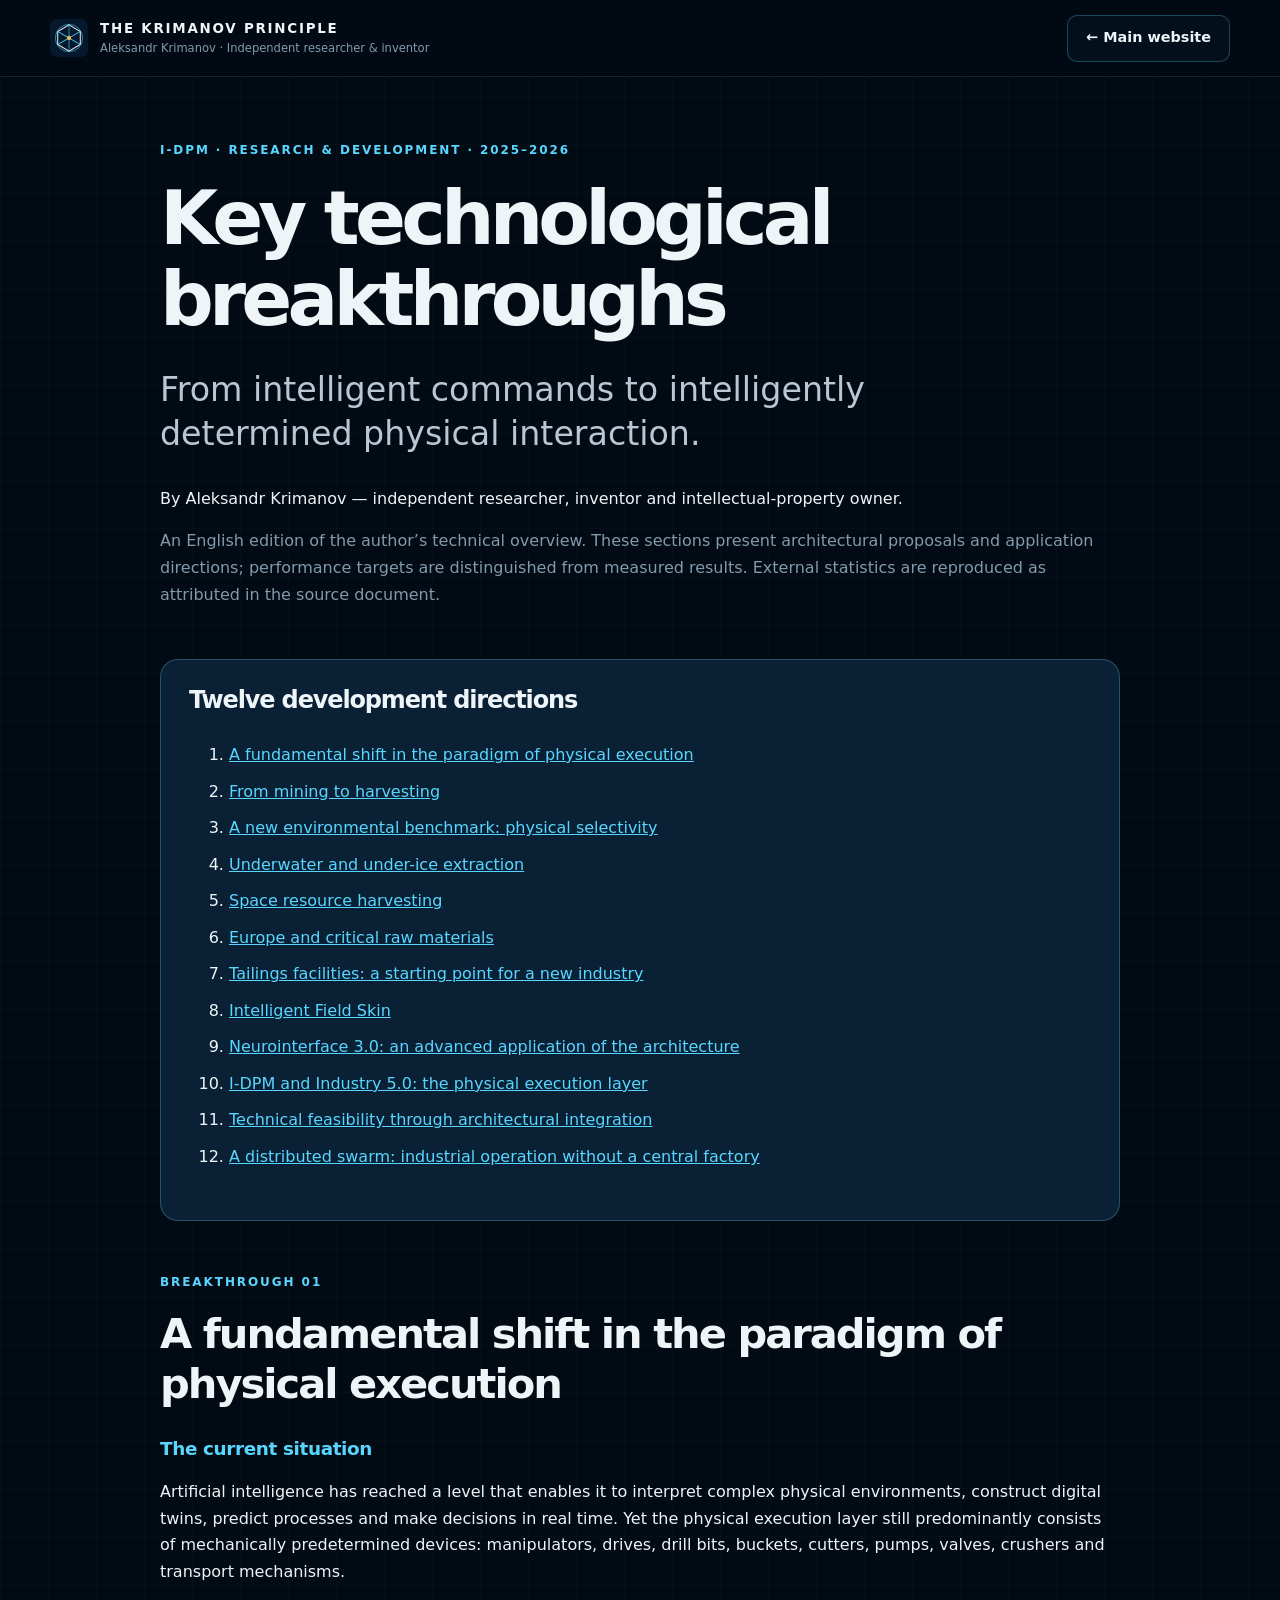
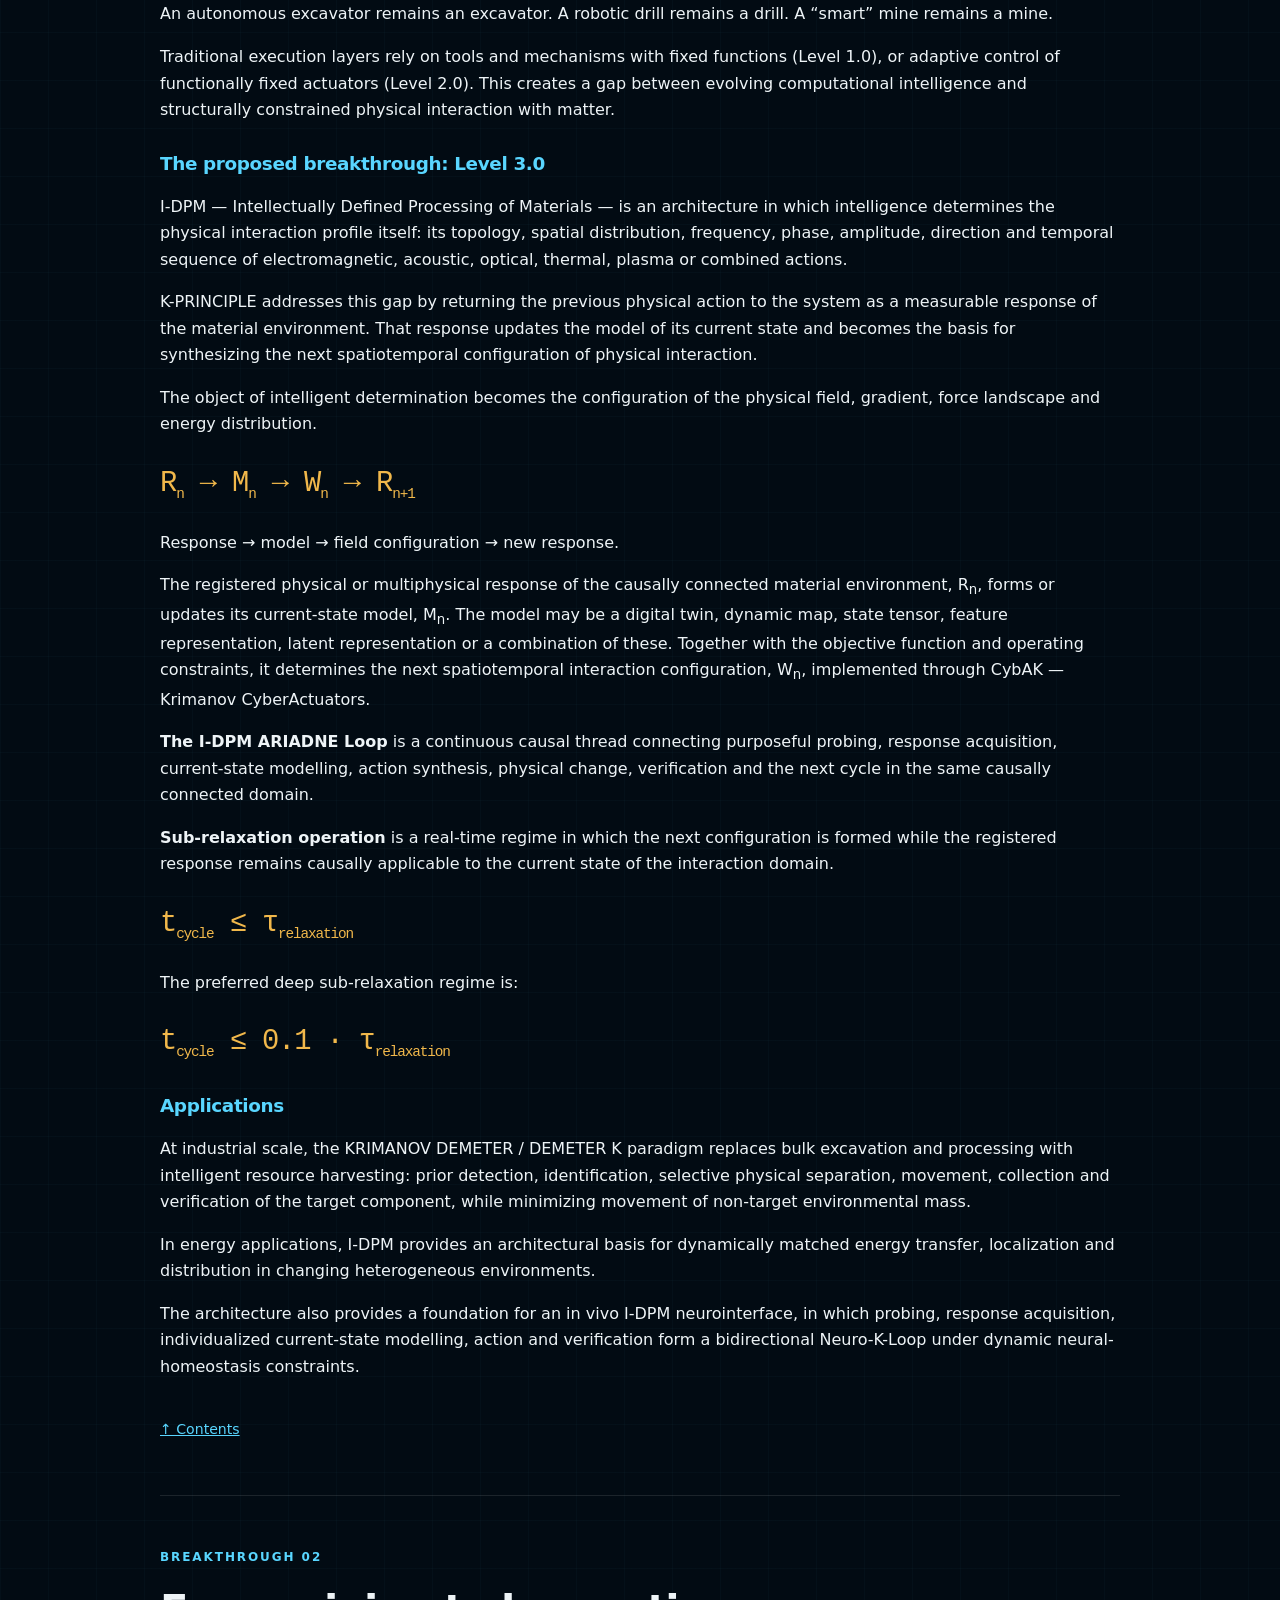
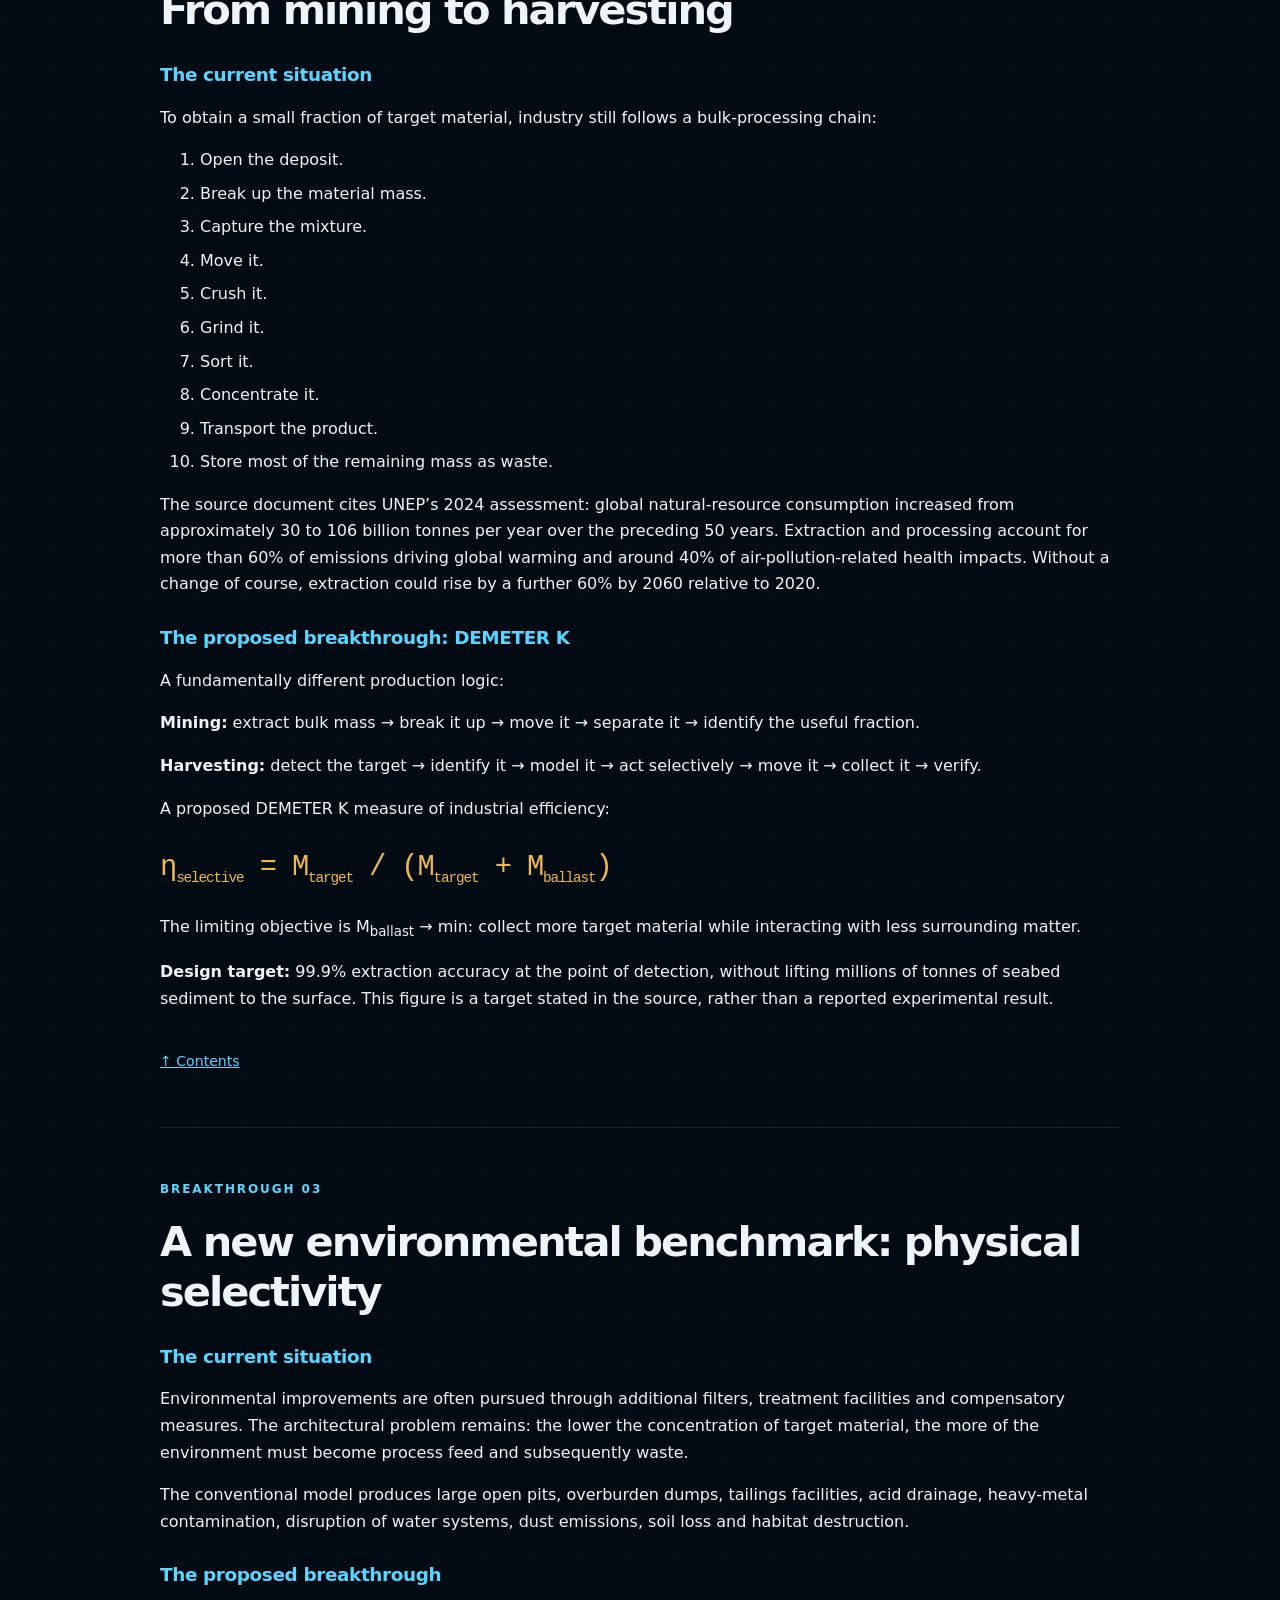
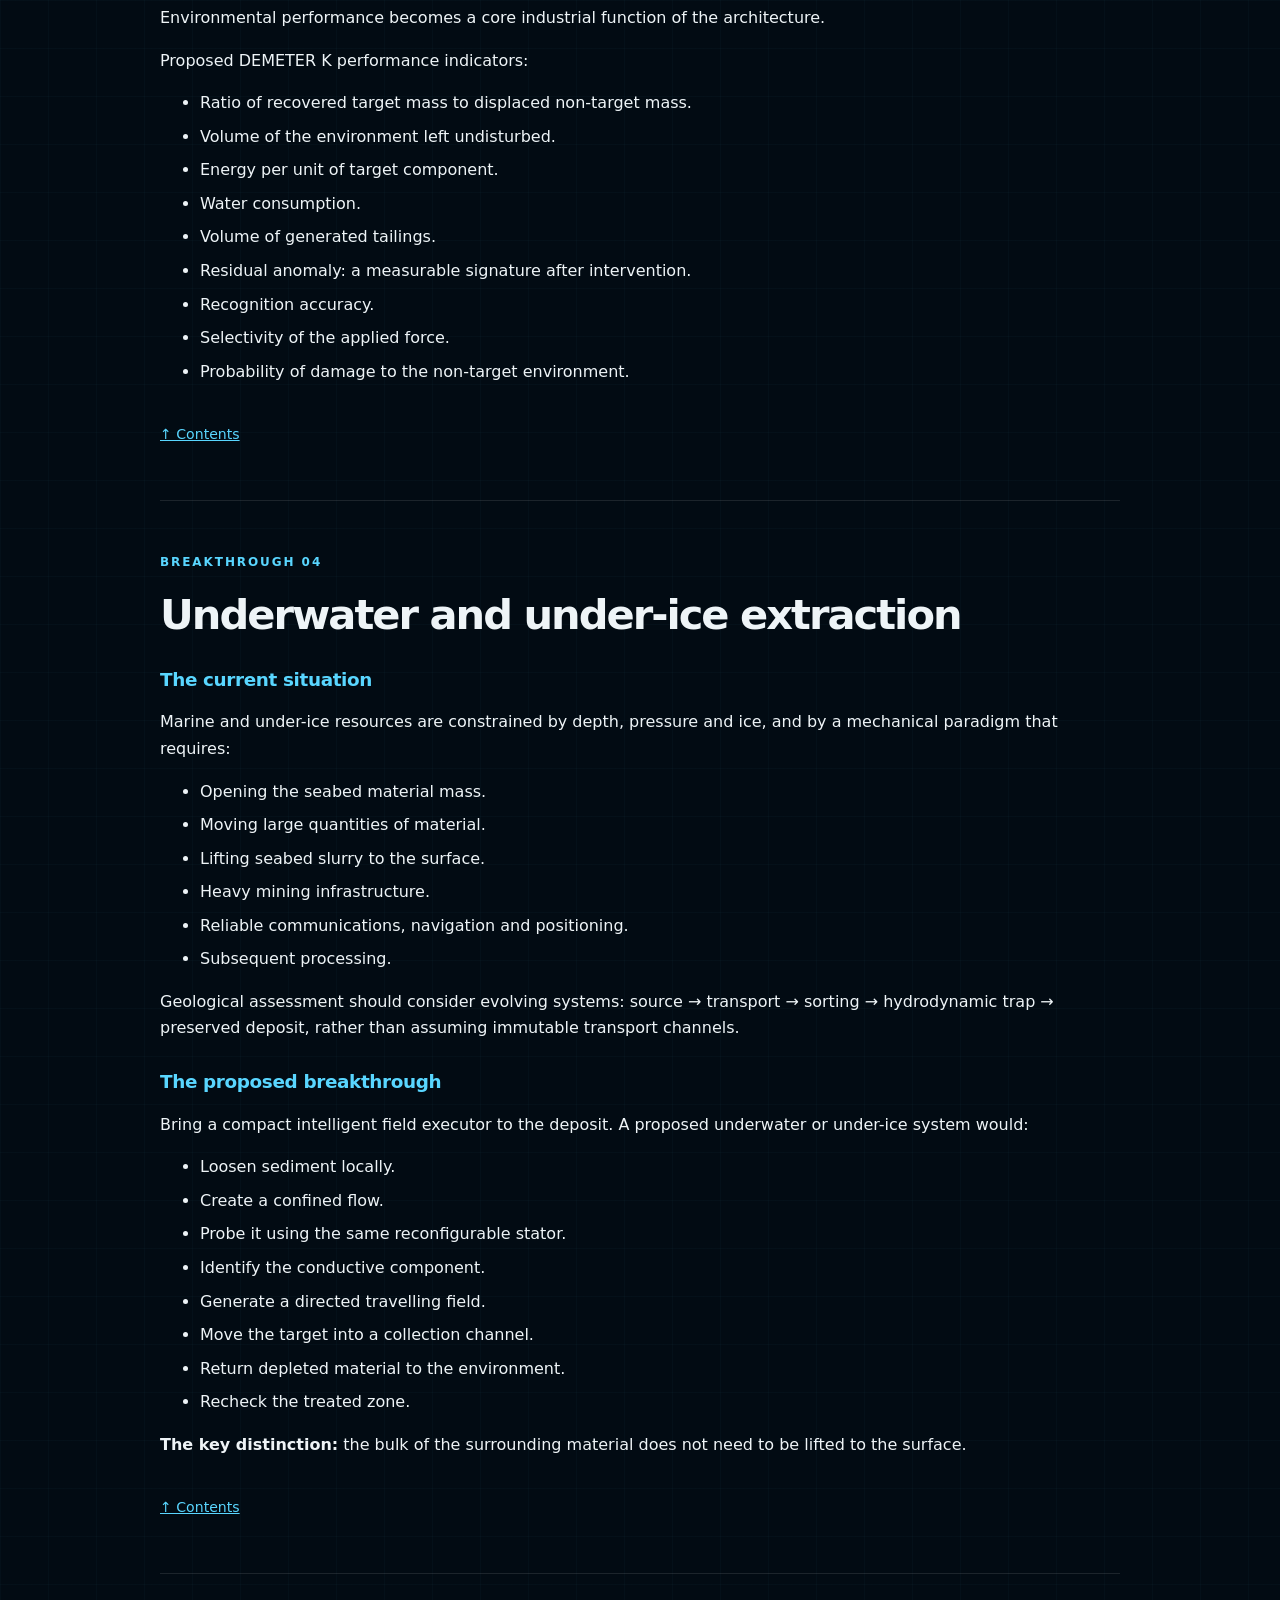
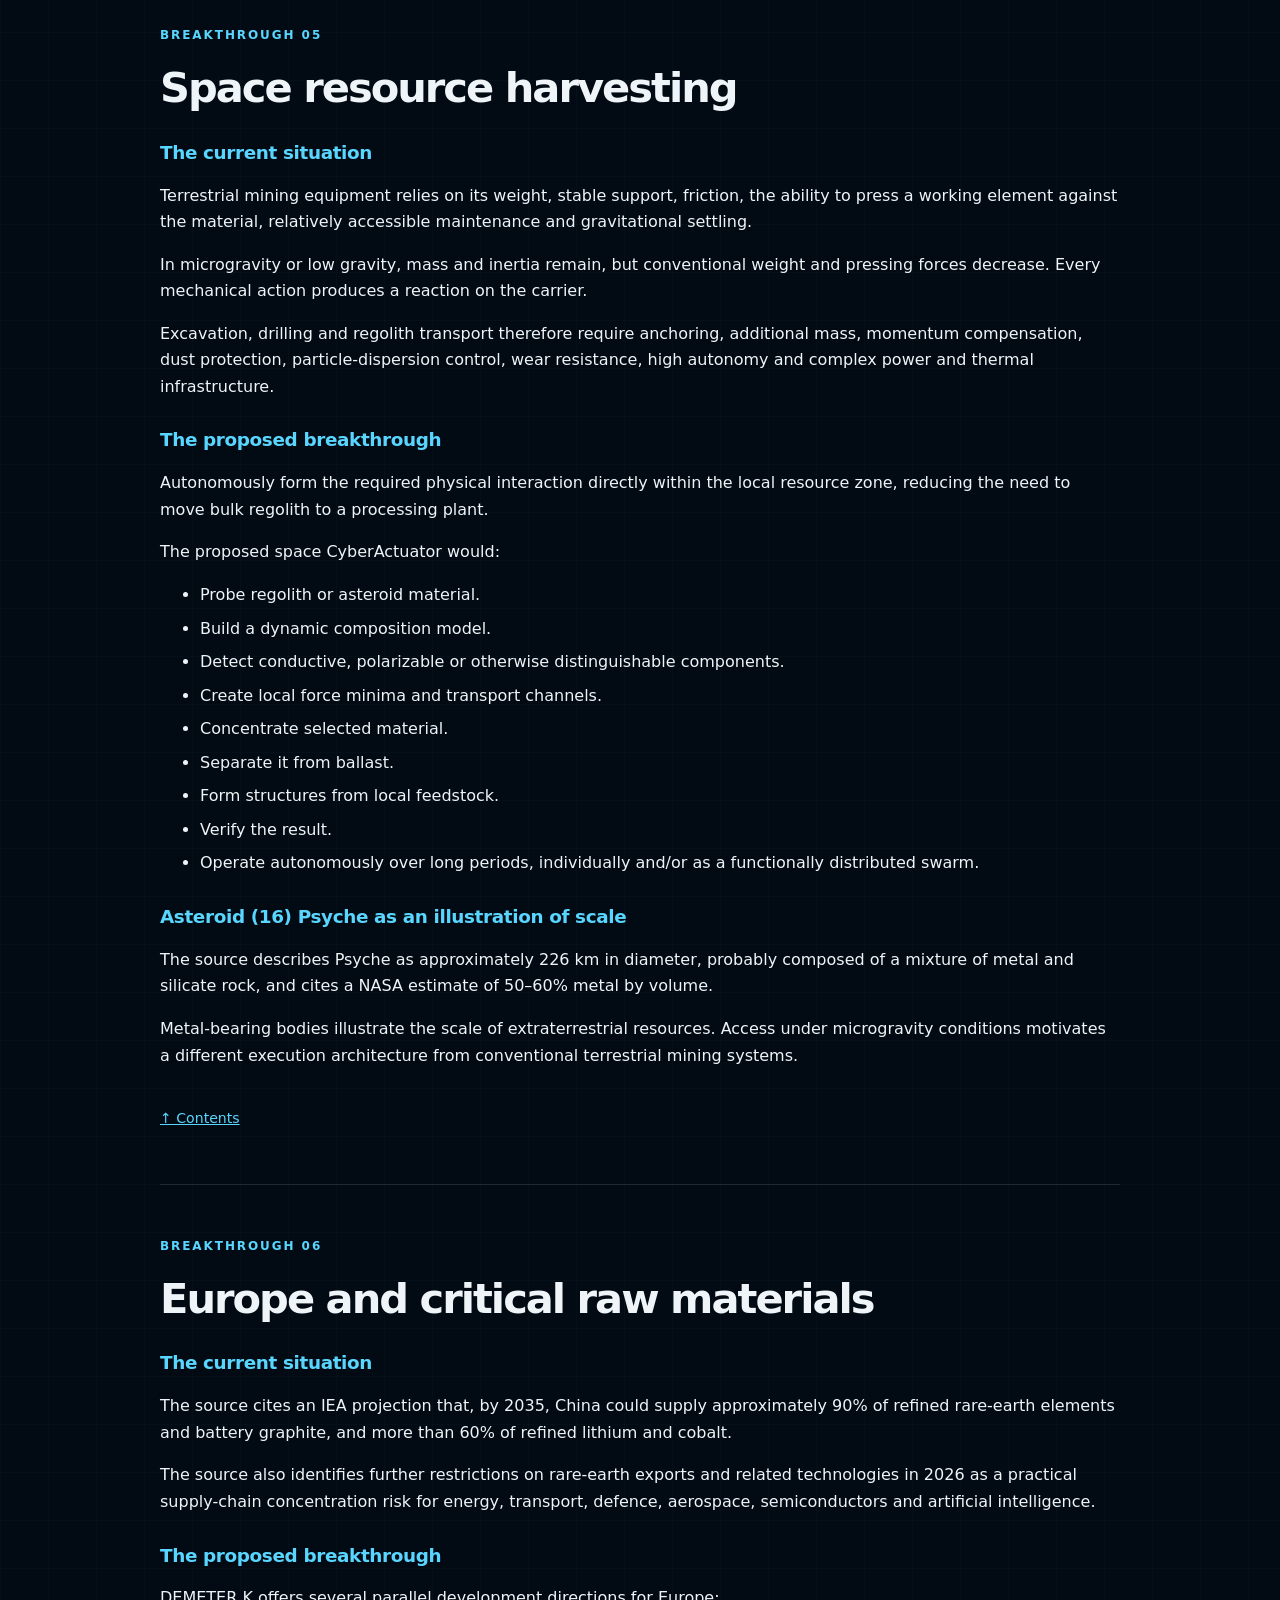
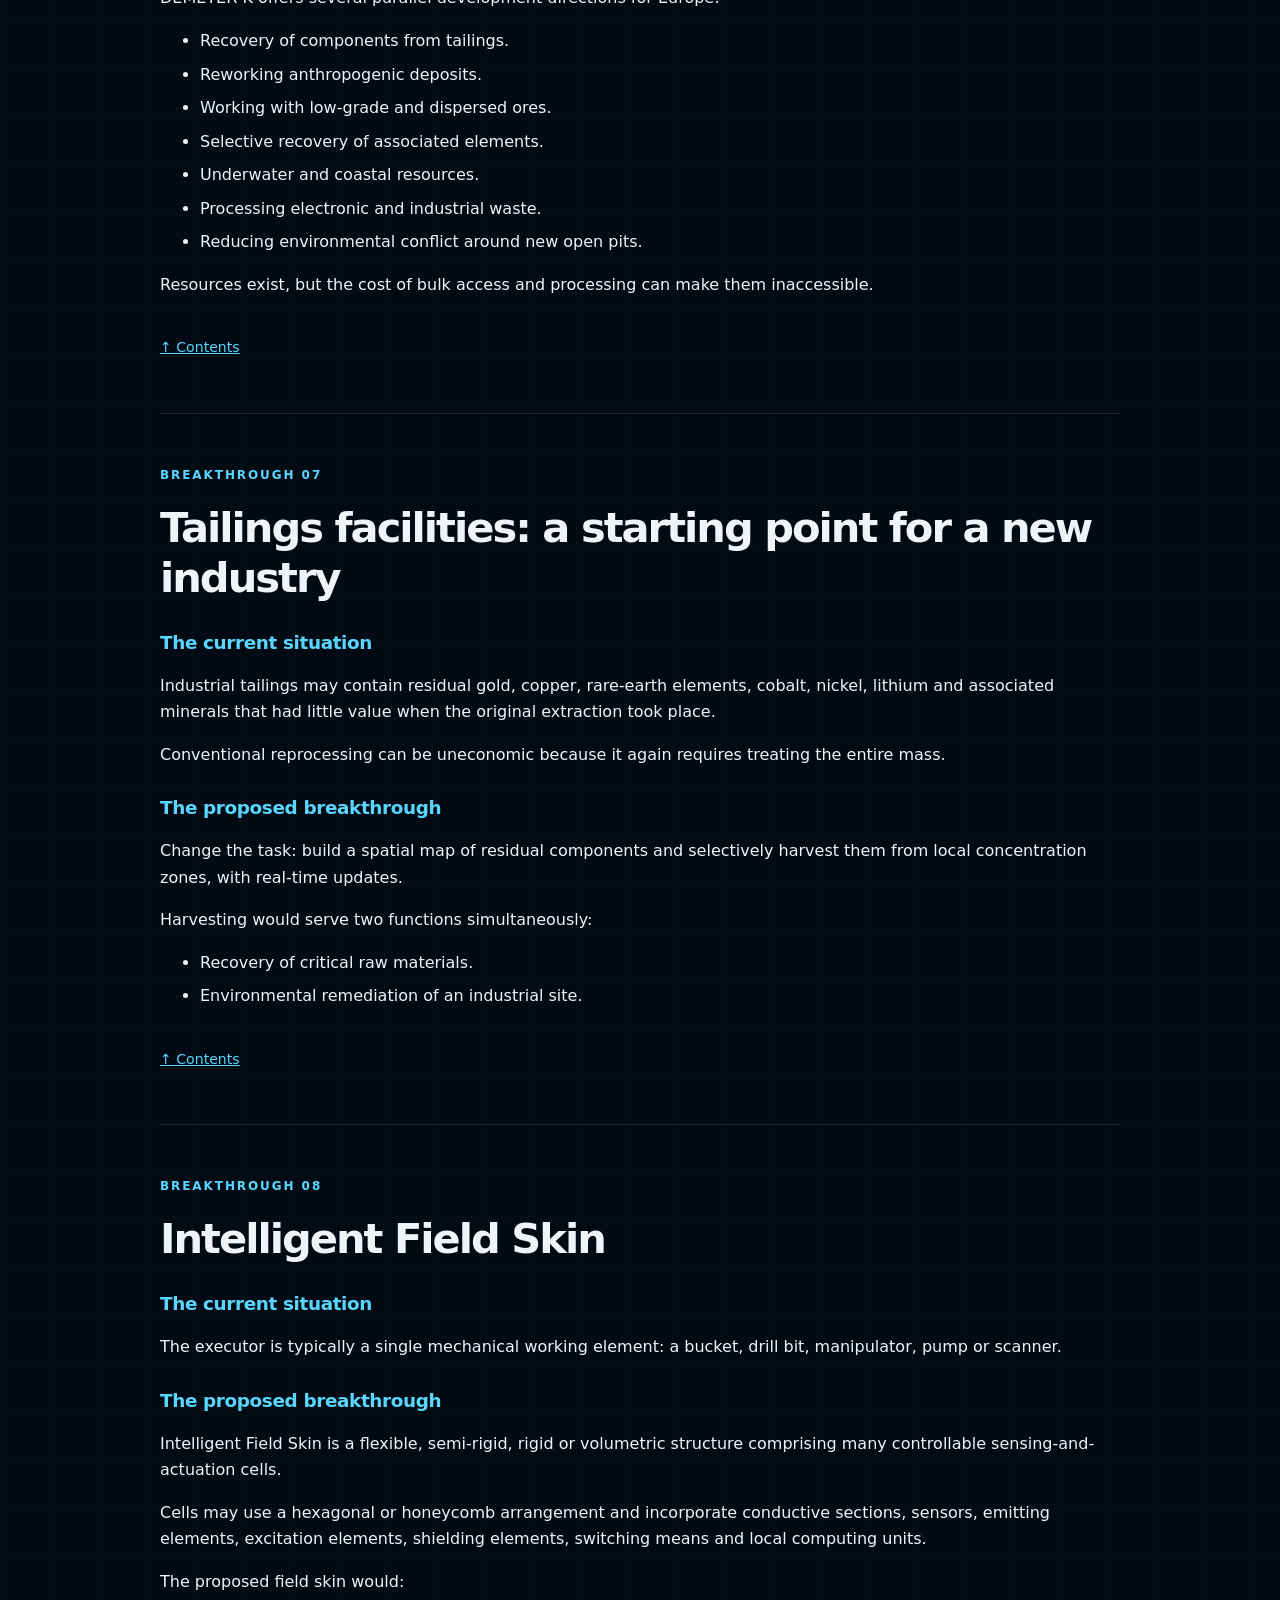
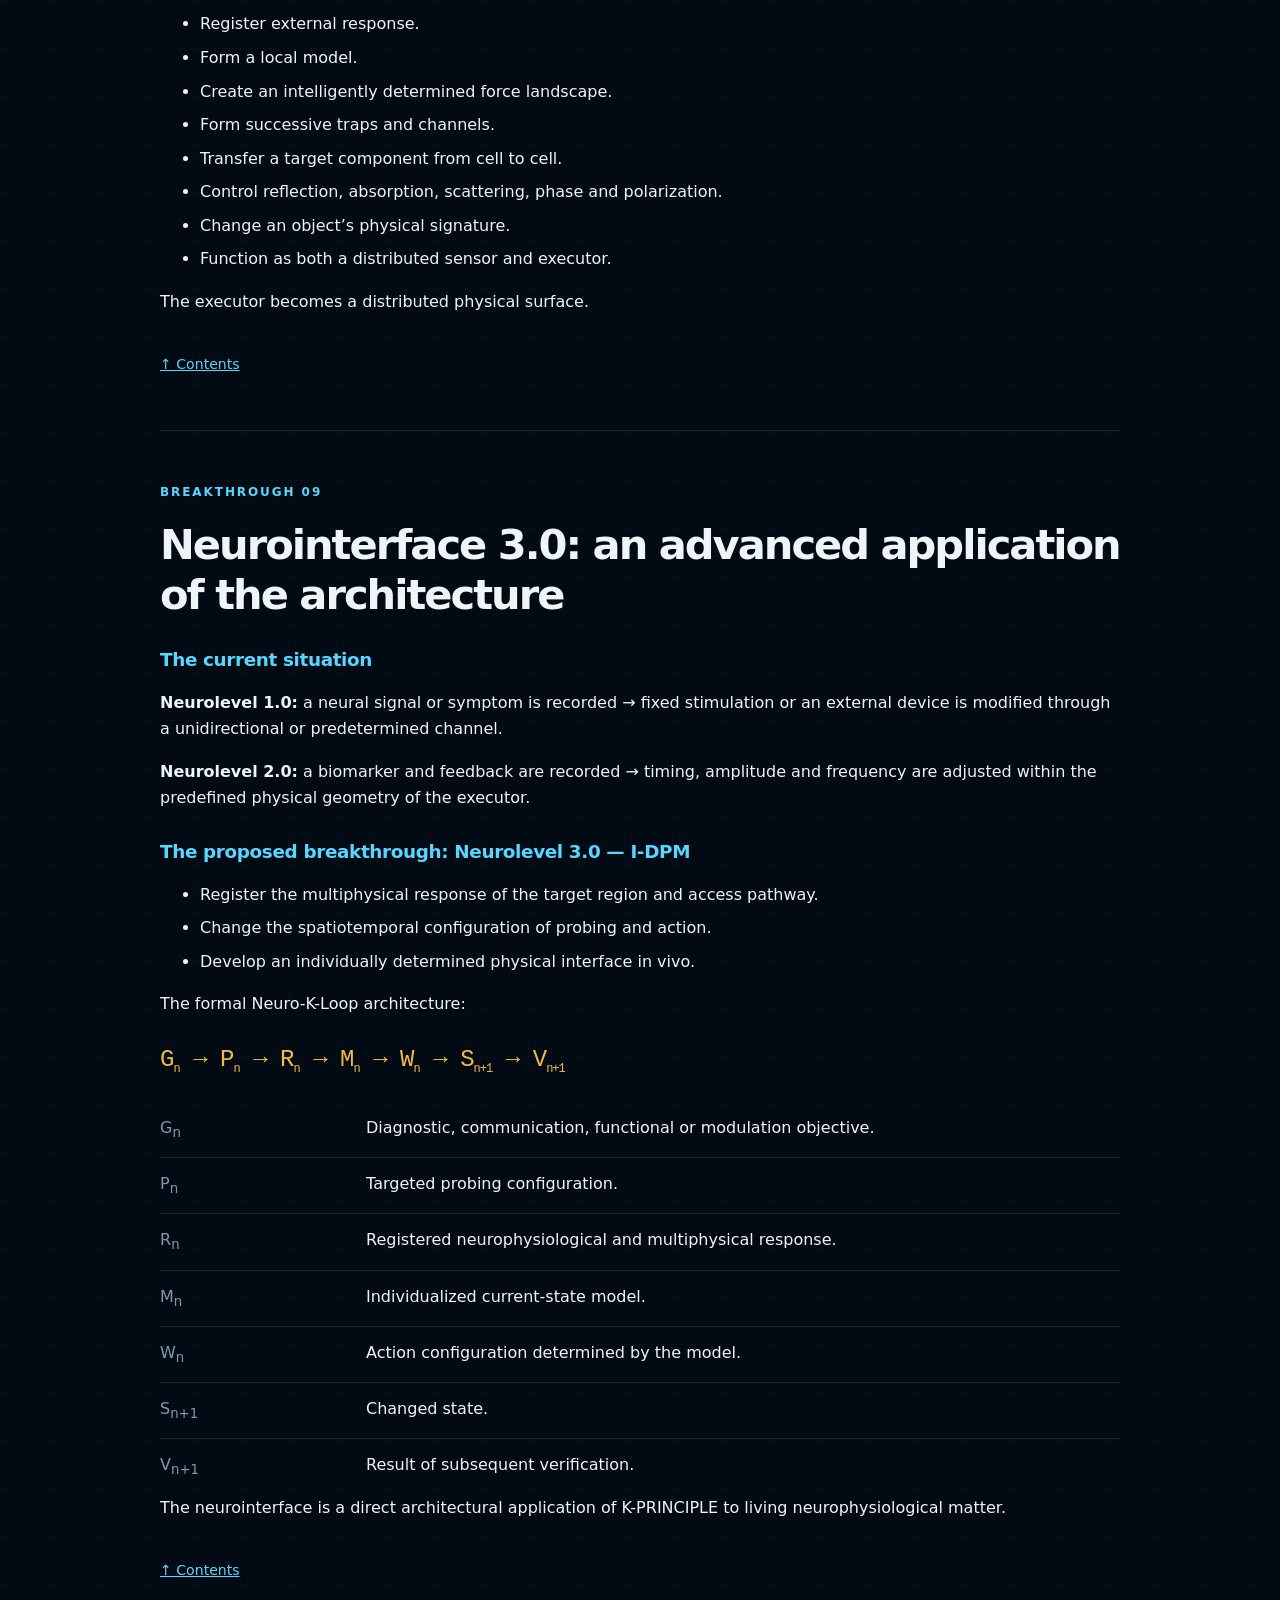
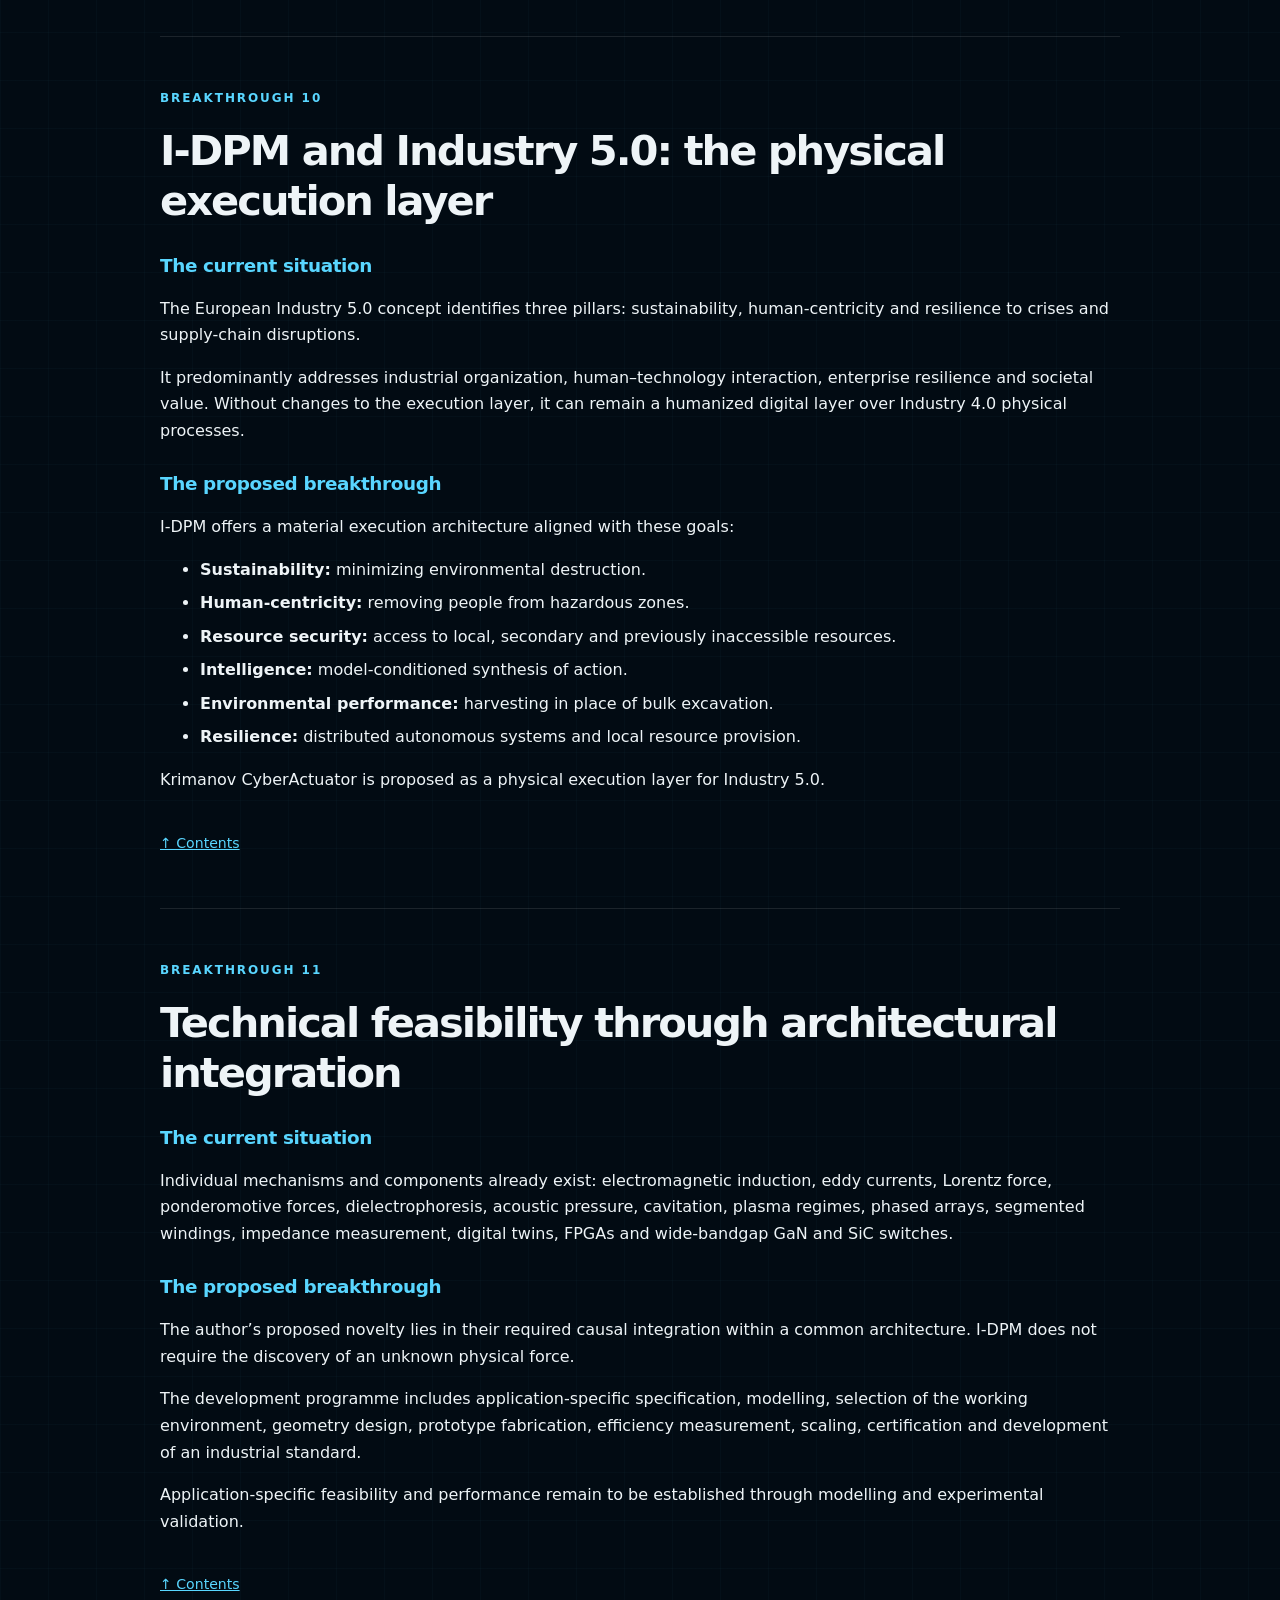
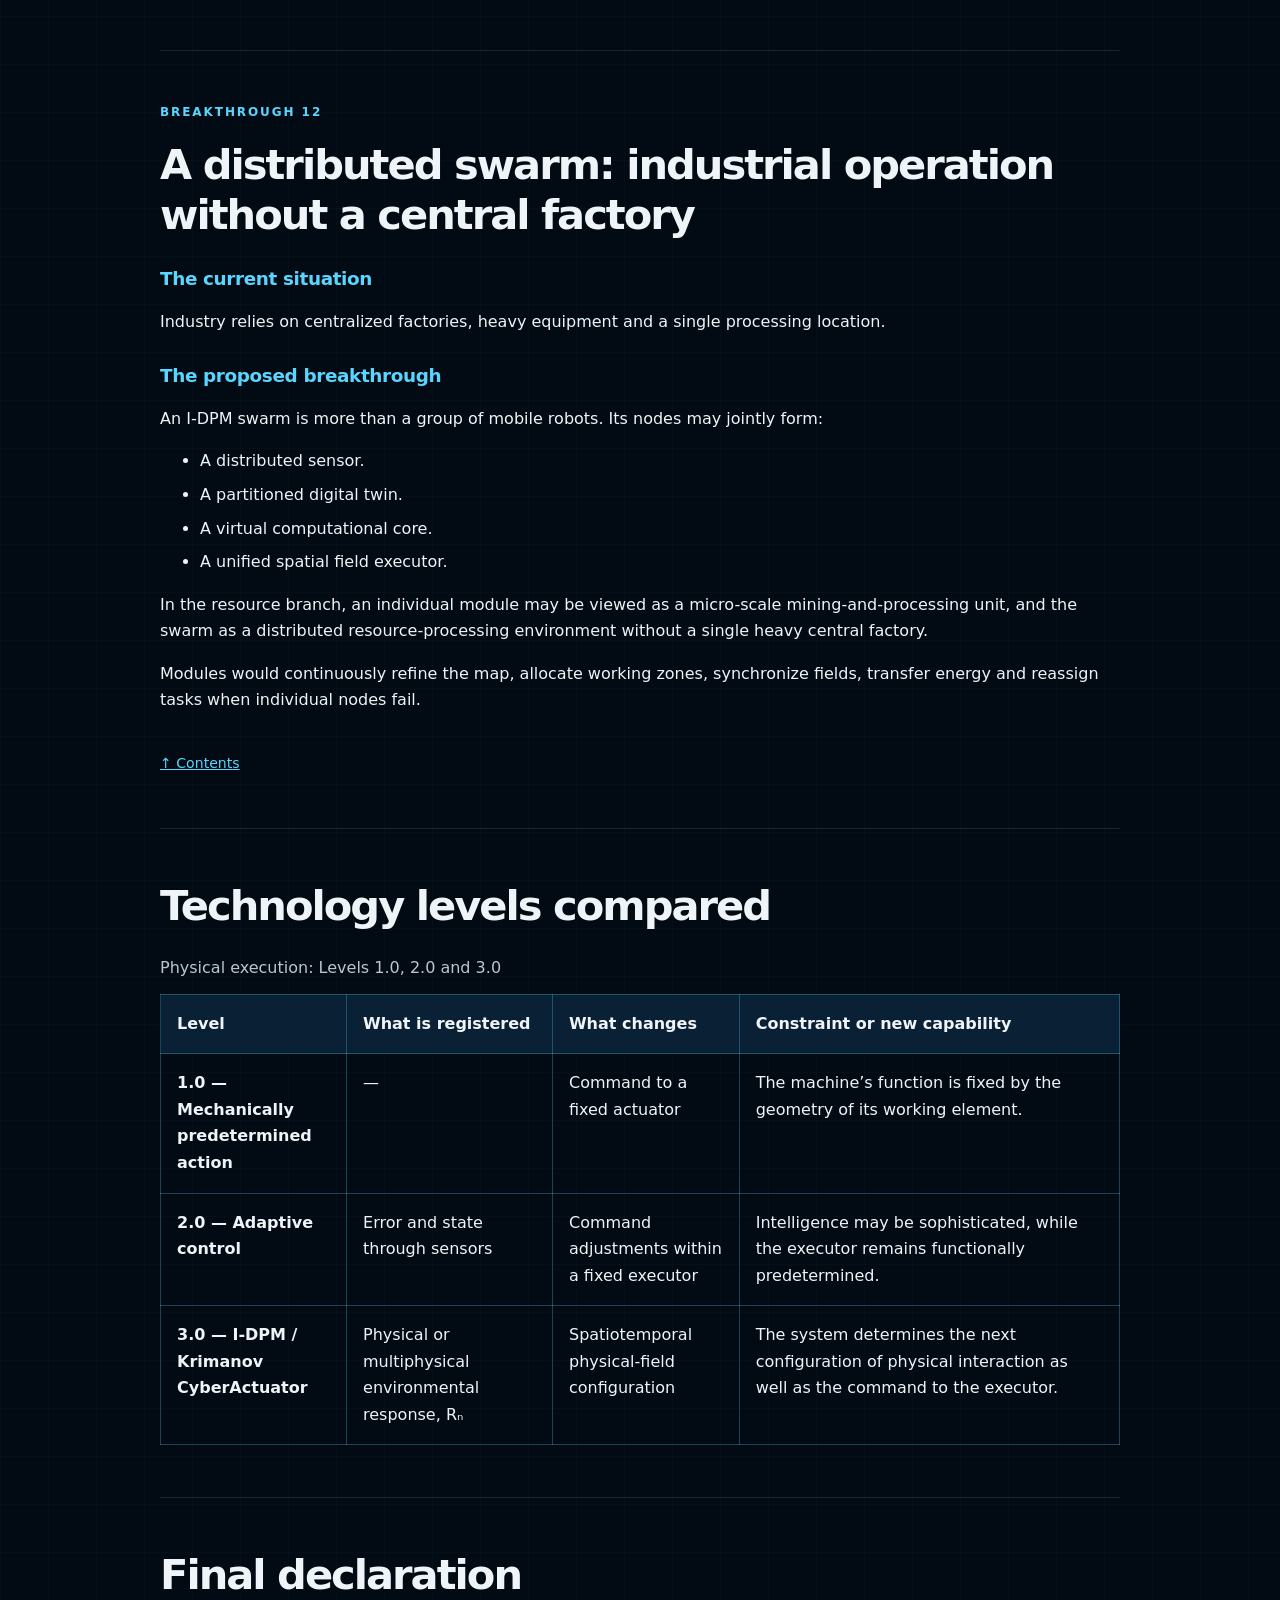
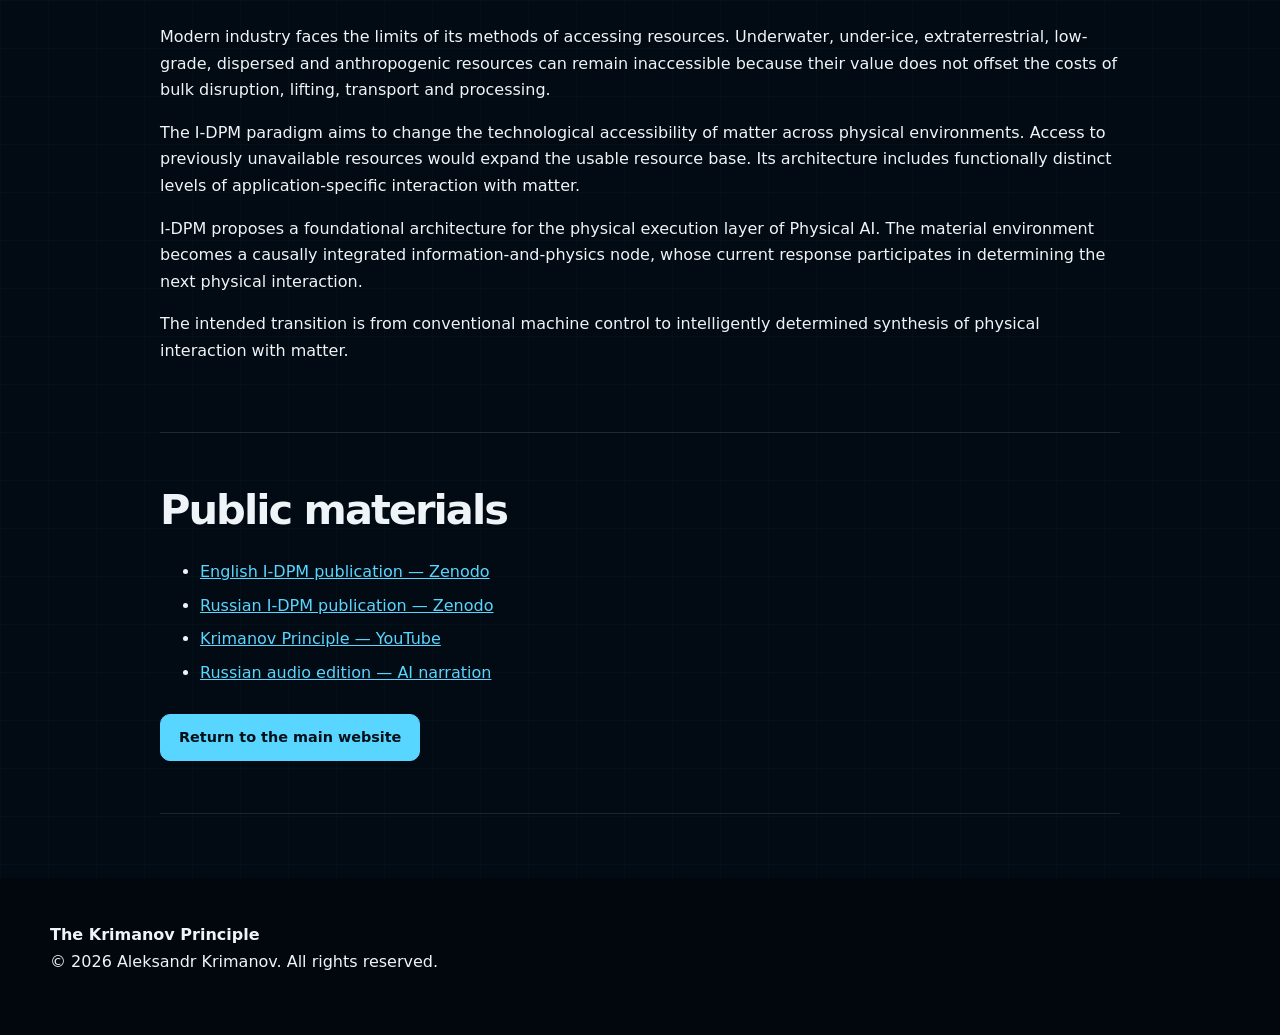
<file: breakthroughs.html>
<!doctype html><html lang="en"><head><meta charset="utf-8"><meta name="viewport" content="width=device-width,initial-scale=1"><title>I-DPM — Key Technological Breakthroughs 2025–2026 | Aleksandr Krimanov</title><meta name="description" content="Twelve proposed I-DPM breakthroughs: response-driven execution, DEMETER K resource harvesting, Intelligent Field Skin, neurointerfaces and distributed CyberActuator swarms."><meta name="author" content="Aleksandr Krimanov"><meta name="theme-color" content="#061625"><link rel="canonical" href="https://krimanovprinciple.eu/breakthroughs.html"><link rel="icon" href="assets/favicon.svg" type="image/svg+xml"><link rel="stylesheet" href="style.css"><meta property="og:title" content="I-DPM — Key Technological Breakthroughs 2025–2026"><meta property="og:description" content="The author’s twelve development directions for intelligently determined physical interaction with matter."><meta property="og:type" content="article"><meta property="og:url" content="https://krimanovprinciple.eu/breakthroughs.html"><meta property="og:image" content="https://krimanovprinciple.eu/assets/idpm-architecture.webp"></head><body><a class="skip-link" href="#content">Skip to content</a><header class="site-header"><div class="shell header-inner"><a class="brand" href="index.html"><img src="assets/favicon.svg" width="38" height="38" alt=""><span class="brand-copy"><strong>THE KRIMANOV PRINCIPLE</strong><small>Aleksandr Krimanov · Independent researcher &amp; inventor</small></span></a><a class="button" href="index.html">← Main website</a></div></header><main id="content" class="breakthrough-page"><div class="shell"><div class="breakthrough-intro"><p class="eyebrow">I-DPM · Research &amp; development · 2025–2026</p><h1>Key technological breakthroughs</h1><p class="hero-subtitle">From intelligent commands to intelligently determined physical interaction.</p><p>By Aleksandr Krimanov — independent researcher, inventor and intellectual-property owner.</p><p class="muted">An English edition of the author’s technical overview. These sections present architectural proposals and application directions; performance targets are distinguished from measured results. External statistics are reproduced as attributed in the source document.</p></div><nav class="breakthrough-toc" aria-label="Contents"><h2>Twelve development directions</h2><ol><li><a href="#breakthrough-1">A fundamental shift in the paradigm of physical execution</a></li><li><a href="#breakthrough-2">From mining to harvesting</a></li><li><a href="#breakthrough-3">A new environmental benchmark: physical selectivity</a></li><li><a href="#breakthrough-4">Underwater and under-ice extraction</a></li><li><a href="#breakthrough-5">Space resource harvesting</a></li><li><a href="#breakthrough-6">Europe and critical raw materials</a></li><li><a href="#breakthrough-7">Tailings facilities: a starting point for a new industry</a></li><li><a href="#breakthrough-8">Intelligent Field Skin</a></li><li><a href="#breakthrough-9">Neurointerface 3.0: an advanced application of the architecture</a></li><li><a href="#breakthrough-10">I-DPM and Industry 5.0: the physical execution layer</a></li><li><a href="#breakthrough-11">Technical feasibility through architectural integration</a></li><li><a href="#breakthrough-12">A distributed swarm: industrial operation without a central factory</a></li></ol></nav><section class="breakthrough-section" id="breakthrough-1"><p class="eyebrow">Breakthrough 01</p><h2>A fundamental shift in the paradigm of physical execution</h2><h3>The current situation</h3>
<p>Artificial intelligence has reached a level that enables it to interpret complex physical environments, construct digital twins, predict processes and make decisions in real time. Yet the physical execution layer still predominantly consists of mechanically predetermined devices: manipulators, drives, drill bits, buckets, cutters, pumps, valves, crushers and transport mechanisms.</p>
<p>An autonomous excavator remains an excavator. A robotic drill remains a drill. A “smart” mine remains a mine.</p>
<p>Traditional execution layers rely on tools and mechanisms with fixed functions (Level 1.0), or adaptive control of functionally fixed actuators (Level 2.0). This creates a gap between evolving computational intelligence and structurally constrained physical interaction with matter.</p>
<h3>The proposed breakthrough: Level 3.0</h3>
<p>I-DPM — Intellectually Defined Processing of Materials — is an architecture in which intelligence determines the physical interaction profile itself: its topology, spatial distribution, frequency, phase, amplitude, direction and temporal sequence of electromagnetic, acoustic, optical, thermal, plasma or combined actions.</p>
<p>K-PRINCIPLE addresses this gap by returning the previous physical action to the system as a measurable response of the material environment. That response updates the model of its current state and becomes the basis for synthesizing the next spatiotemporal configuration of physical interaction.</p>
<p>The object of intelligent determination becomes the configuration of the physical field, gradient, force landscape and energy distribution.</p>
<div class="equation">R<sub>n</sub> → M<sub>n</sub> → W<sub>n</sub> → R<sub>n+1</sub></div>
<p>Response → model → field configuration → new response.</p>
<p>The registered physical or multiphysical response of the causally connected material environment, R<sub>n</sub>, forms or updates its current-state model, M<sub>n</sub>. The model may be a digital twin, dynamic map, state tensor, feature representation, latent representation or a combination of these. Together with the objective function and operating constraints, it determines the next spatiotemporal interaction configuration, W<sub>n</sub>, implemented through CybAK — Krimanov CyberActuators.</p>
<p><strong>The I-DPM ARIADNE Loop</strong> is a continuous causal thread connecting purposeful probing, response acquisition, current-state modelling, action synthesis, physical change, verification and the next cycle in the same causally connected domain.</p>
<p><strong>Sub-relaxation operation</strong> is a real-time regime in which the next configuration is formed while the registered response remains causally applicable to the current state of the interaction domain.</p>
<div class="equation">t<sub>cycle</sub> ≤ τ<sub>relaxation</sub></div>
<p>The preferred deep sub-relaxation regime is:</p>
<div class="equation">t<sub>cycle</sub> ≤ 0.1 · τ<sub>relaxation</sub></div>
<h3>Applications</h3>
<p>At industrial scale, the KRIMANOV DEMETER / DEMETER K paradigm replaces bulk excavation and processing with intelligent resource harvesting: prior detection, identification, selective physical separation, movement, collection and verification of the target component, while minimizing movement of non-target environmental mass.</p>
<p>In energy applications, I-DPM provides an architectural basis for dynamically matched energy transfer, localization and distribution in changing heterogeneous environments.</p>
<p>The architecture also provides a foundation for an in vivo I-DPM neurointerface, in which probing, response acquisition, individualized current-state modelling, action and verification form a bidirectional Neuro-K-Loop under dynamic neural-homeostasis constraints.</p><a class="back-top" href="#content">↑ Contents</a></section><section class="breakthrough-section" id="breakthrough-2"><p class="eyebrow">Breakthrough 02</p><h2>From mining to harvesting</h2><h3>The current situation</h3>
<p>To obtain a small fraction of target material, industry still follows a bulk-processing chain:</p>
<ol><li>Open the deposit.</li><li>Break up the material mass.</li><li>Capture the mixture.</li><li>Move it.</li><li>Crush it.</li><li>Grind it.</li><li>Sort it.</li><li>Concentrate it.</li><li>Transport the product.</li><li>Store most of the remaining mass as waste.</li></ol>
<p>The source document cites UNEP’s 2024 assessment: global natural-resource consumption increased from approximately 30 to 106 billion tonnes per year over the preceding 50 years. Extraction and processing account for more than 60% of emissions driving global warming and around 40% of air-pollution-related health impacts. Without a change of course, extraction could rise by a further 60% by 2060 relative to 2020.</p>
<h3>The proposed breakthrough: DEMETER K</h3>
<p>A fundamentally different production logic:</p>
<p><strong>Mining:</strong> extract bulk mass → break it up → move it → separate it → identify the useful fraction.</p>
<p><strong>Harvesting:</strong> detect the target → identify it → model it → act selectively → move it → collect it → verify.</p>
<p>A proposed DEMETER K measure of industrial efficiency:</p>
<div class="equation">η<sub>selective</sub> = M<sub>target</sub> / (M<sub>target</sub> + M<sub>ballast</sub>)</div>
<p>The limiting objective is M<sub>ballast</sub> → min: collect more target material while interacting with less surrounding matter.</p>
<p><strong>Design target:</strong> 99.9% extraction accuracy at the point of detection, without lifting millions of tonnes of seabed sediment to the surface. This figure is a target stated in the source, rather than a reported experimental result.</p><a class="back-top" href="#content">↑ Contents</a></section><section class="breakthrough-section" id="breakthrough-3"><p class="eyebrow">Breakthrough 03</p><h2>A new environmental benchmark: physical selectivity</h2><h3>The current situation</h3>
<p>Environmental improvements are often pursued through additional filters, treatment facilities and compensatory measures. The architectural problem remains: the lower the concentration of target material, the more of the environment must become process feed and subsequently waste.</p>
<p>The conventional model produces large open pits, overburden dumps, tailings facilities, acid drainage, heavy-metal contamination, disruption of water systems, dust emissions, soil loss and habitat destruction.</p>
<h3>The proposed breakthrough</h3>
<p>Environmental performance becomes a core industrial function of the architecture.</p>
<p>Proposed DEMETER K performance indicators:</p>
<ul><li>Ratio of recovered target mass to displaced non-target mass.</li><li>Volume of the environment left undisturbed.</li><li>Energy per unit of target component.</li><li>Water consumption.</li><li>Volume of generated tailings.</li><li>Residual anomaly: a measurable signature after intervention.</li><li>Recognition accuracy.</li><li>Selectivity of the applied force.</li><li>Probability of damage to the non-target environment.</li></ul><a class="back-top" href="#content">↑ Contents</a></section><section class="breakthrough-section" id="breakthrough-4"><p class="eyebrow">Breakthrough 04</p><h2>Underwater and under-ice extraction</h2><h3>The current situation</h3>
<p>Marine and under-ice resources are constrained by depth, pressure and ice, and by a mechanical paradigm that requires:</p>
<ul><li>Opening the seabed material mass.</li><li>Moving large quantities of material.</li><li>Lifting seabed slurry to the surface.</li><li>Heavy mining infrastructure.</li><li>Reliable communications, navigation and positioning.</li><li>Subsequent processing.</li></ul>
<p>Geological assessment should consider evolving systems: source → transport → sorting → hydrodynamic trap → preserved deposit, rather than assuming immutable transport channels.</p>
<h3>The proposed breakthrough</h3>
<p>Bring a compact intelligent field executor to the deposit. A proposed underwater or under-ice system would:</p>
<ul><li>Loosen sediment locally.</li><li>Create a confined flow.</li><li>Probe it using the same reconfigurable stator.</li><li>Identify the conductive component.</li><li>Generate a directed travelling field.</li><li>Move the target into a collection channel.</li><li>Return depleted material to the environment.</li><li>Recheck the treated zone.</li></ul>
<p><strong>The key distinction:</strong> the bulk of the surrounding material does not need to be lifted to the surface.</p><a class="back-top" href="#content">↑ Contents</a></section><section class="breakthrough-section" id="breakthrough-5"><p class="eyebrow">Breakthrough 05</p><h2>Space resource harvesting</h2><h3>The current situation</h3>
<p>Terrestrial mining equipment relies on its weight, stable support, friction, the ability to press a working element against the material, relatively accessible maintenance and gravitational settling.</p>
<p>In microgravity or low gravity, mass and inertia remain, but conventional weight and pressing forces decrease. Every mechanical action produces a reaction on the carrier.</p>
<p>Excavation, drilling and regolith transport therefore require anchoring, additional mass, momentum compensation, dust protection, particle-dispersion control, wear resistance, high autonomy and complex power and thermal infrastructure.</p>
<h3>The proposed breakthrough</h3>
<p>Autonomously form the required physical interaction directly within the local resource zone, reducing the need to move bulk regolith to a processing plant.</p>
<p>The proposed space CyberActuator would:</p>
<ul><li>Probe regolith or asteroid material.</li><li>Build a dynamic composition model.</li><li>Detect conductive, polarizable or otherwise distinguishable components.</li><li>Create local force minima and transport channels.</li><li>Concentrate selected material.</li><li>Separate it from ballast.</li><li>Form structures from local feedstock.</li><li>Verify the result.</li><li>Operate autonomously over long periods, individually and/or as a functionally distributed swarm.</li></ul>
<h3>Asteroid (16) Psyche as an illustration of scale</h3>
<p>The source describes Psyche as approximately 226 km in diameter, probably composed of a mixture of metal and silicate rock, and cites a NASA estimate of 50–60% metal by volume.</p>
<p>Metal-bearing bodies illustrate the scale of extraterrestrial resources. Access under microgravity conditions motivates a different execution architecture from conventional terrestrial mining systems.</p><a class="back-top" href="#content">↑ Contents</a></section><section class="breakthrough-section" id="breakthrough-6"><p class="eyebrow">Breakthrough 06</p><h2>Europe and critical raw materials</h2><h3>The current situation</h3>
<p>The source cites an IEA projection that, by 2035, China could supply approximately 90% of refined rare-earth elements and battery graphite, and more than 60% of refined lithium and cobalt.</p>
<p>The source also identifies further restrictions on rare-earth exports and related technologies in 2026 as a practical supply-chain concentration risk for energy, transport, defence, aerospace, semiconductors and artificial intelligence.</p>
<h3>The proposed breakthrough</h3>
<p>DEMETER K offers several parallel development directions for Europe:</p>
<ul><li>Recovery of components from tailings.</li><li>Reworking anthropogenic deposits.</li><li>Working with low-grade and dispersed ores.</li><li>Selective recovery of associated elements.</li><li>Underwater and coastal resources.</li><li>Processing electronic and industrial waste.</li><li>Reducing environmental conflict around new open pits.</li></ul>
<p>Resources exist, but the cost of bulk access and processing can make them inaccessible.</p><a class="back-top" href="#content">↑ Contents</a></section><section class="breakthrough-section" id="breakthrough-7"><p class="eyebrow">Breakthrough 07</p><h2>Tailings facilities: a starting point for a new industry</h2><h3>The current situation</h3>
<p>Industrial tailings may contain residual gold, copper, rare-earth elements, cobalt, nickel, lithium and associated minerals that had little value when the original extraction took place.</p>
<p>Conventional reprocessing can be uneconomic because it again requires treating the entire mass.</p>
<h3>The proposed breakthrough</h3>
<p>Change the task: build a spatial map of residual components and selectively harvest them from local concentration zones, with real-time updates.</p>
<p>Harvesting would serve two functions simultaneously:</p>
<ul><li>Recovery of critical raw materials.</li><li>Environmental remediation of an industrial site.</li></ul><a class="back-top" href="#content">↑ Contents</a></section><section class="breakthrough-section" id="breakthrough-8"><p class="eyebrow">Breakthrough 08</p><h2>Intelligent Field Skin</h2><h3>The current situation</h3>
<p>The executor is typically a single mechanical working element: a bucket, drill bit, manipulator, pump or scanner.</p>
<h3>The proposed breakthrough</h3>
<p>Intelligent Field Skin is a flexible, semi-rigid, rigid or volumetric structure comprising many controllable sensing-and-actuation cells.</p>
<p>Cells may use a hexagonal or honeycomb arrangement and incorporate conductive sections, sensors, emitting elements, excitation elements, shielding elements, switching means and local computing units.</p>
<p>The proposed field skin would:</p>
<ul><li>Register external response.</li><li>Form a local model.</li><li>Create an intelligently determined force landscape.</li><li>Form successive traps and channels.</li><li>Transfer a target component from cell to cell.</li><li>Control reflection, absorption, scattering, phase and polarization.</li><li>Change an object’s physical signature.</li><li>Function as both a distributed sensor and executor.</li></ul>
<p>The executor becomes a distributed physical surface.</p><a class="back-top" href="#content">↑ Contents</a></section><section class="breakthrough-section" id="breakthrough-9"><p class="eyebrow">Breakthrough 09</p><h2>Neurointerface 3.0: an advanced application of the architecture</h2><h3>The current situation</h3>
<p><strong>Neurolevel 1.0:</strong> a neural signal or symptom is recorded → fixed stimulation or an external device is modified through a unidirectional or predetermined channel.</p>
<p><strong>Neurolevel 2.0:</strong> a biomarker and feedback are recorded → timing, amplitude and frequency are adjusted within the predefined physical geometry of the executor.</p>
<h3>The proposed breakthrough: Neurolevel 3.0 — I-DPM</h3>
<ul><li>Register the multiphysical response of the target region and access pathway.</li><li>Change the spatiotemporal configuration of probing and action.</li><li>Develop an individually determined physical interface in vivo.</li></ul>
<p>The formal Neuro-K-Loop architecture:</p>
<div class="equation neuro-equation">G<sub>n</sub> → P<sub>n</sub> → R<sub>n</sub> → M<sub>n</sub> → W<sub>n</sub> → S<sub>n+1</sub> → V<sub>n+1</sub></div>
<dl><div><dt>G<sub>n</sub></dt><dd>Diagnostic, communication, functional or modulation objective.</dd></div><div><dt>P<sub>n</sub></dt><dd>Targeted probing configuration.</dd></div><div><dt>R<sub>n</sub></dt><dd>Registered neurophysiological and multiphysical response.</dd></div><div><dt>M<sub>n</sub></dt><dd>Individualized current-state model.</dd></div><div><dt>W<sub>n</sub></dt><dd>Action configuration determined by the model.</dd></div><div><dt>S<sub>n+1</sub></dt><dd>Changed state.</dd></div><div><dt>V<sub>n+1</sub></dt><dd>Result of subsequent verification.</dd></div></dl>
<p>The neurointerface is a direct architectural application of K-PRINCIPLE to living neurophysiological matter.</p><a class="back-top" href="#content">↑ Contents</a></section><section class="breakthrough-section" id="breakthrough-10"><p class="eyebrow">Breakthrough 10</p><h2>I-DPM and Industry 5.0: the physical execution layer</h2><h3>The current situation</h3>
<p>The European Industry 5.0 concept identifies three pillars: sustainability, human-centricity and resilience to crises and supply-chain disruptions.</p>
<p>It predominantly addresses industrial organization, human–technology interaction, enterprise resilience and societal value. Without changes to the execution layer, it can remain a humanized digital layer over Industry 4.0 physical processes.</p>
<h3>The proposed breakthrough</h3>
<p>I-DPM offers a material execution architecture aligned with these goals:</p>
<ul><li><strong>Sustainability:</strong> minimizing environmental destruction.</li><li><strong>Human-centricity:</strong> removing people from hazardous zones.</li><li><strong>Resource security:</strong> access to local, secondary and previously inaccessible resources.</li><li><strong>Intelligence:</strong> model-conditioned synthesis of action.</li><li><strong>Environmental performance:</strong> harvesting in place of bulk excavation.</li><li><strong>Resilience:</strong> distributed autonomous systems and local resource provision.</li></ul>
<p>Krimanov CyberActuator is proposed as a physical execution layer for Industry 5.0.</p><a class="back-top" href="#content">↑ Contents</a></section><section class="breakthrough-section" id="breakthrough-11"><p class="eyebrow">Breakthrough 11</p><h2>Technical feasibility through architectural integration</h2><h3>The current situation</h3>
<p>Individual mechanisms and components already exist: electromagnetic induction, eddy currents, Lorentz force, ponderomotive forces, dielectrophoresis, acoustic pressure, cavitation, plasma regimes, phased arrays, segmented windings, impedance measurement, digital twins, FPGAs and wide-bandgap GaN and SiC switches.</p>
<h3>The proposed breakthrough</h3>
<p>The author’s proposed novelty lies in their required causal integration within a common architecture. I-DPM does not require the discovery of an unknown physical force.</p>
<p>The development programme includes application-specific specification, modelling, selection of the working environment, geometry design, prototype fabrication, efficiency measurement, scaling, certification and development of an industrial standard.</p>
<p>Application-specific feasibility and performance remain to be established through modelling and experimental validation.</p><a class="back-top" href="#content">↑ Contents</a></section><section class="breakthrough-section" id="breakthrough-12"><p class="eyebrow">Breakthrough 12</p><h2>A distributed swarm: industrial operation without a central factory</h2><h3>The current situation</h3>
<p>Industry relies on centralized factories, heavy equipment and a single processing location.</p>
<h3>The proposed breakthrough</h3>
<p>An I-DPM swarm is more than a group of mobile robots. Its nodes may jointly form:</p>
<ul><li>A distributed sensor.</li><li>A partitioned digital twin.</li><li>A virtual computational core.</li><li>A unified spatial field executor.</li></ul>
<p>In the resource branch, an individual module may be viewed as a micro-scale mining-and-processing unit, and the swarm as a distributed resource-processing environment without a single heavy central factory.</p>
<p>Modules would continuously refine the map, allocate working zones, synchronize fields, transfer energy and reassign tasks when individual nodes fail.</p><a class="back-top" href="#content">↑ Contents</a></section><section class="breakthrough-section" id="comparison"><h2>Technology levels compared</h2><div class="table-scroll"><table><caption>Physical execution: Levels 1.0, 2.0 and 3.0</caption><thead><tr><th scope="col">Level</th><th scope="col">What is registered</th><th scope="col">What changes</th><th scope="col">Constraint or new capability</th></tr></thead><tbody><tr><th scope="row">1.0 — Mechanically predetermined action</th><td>—</td><td>Command to a fixed actuator</td><td>The machine’s function is fixed by the geometry of its working element.</td></tr><tr><th scope="row">2.0 — Adaptive control</th><td>Error and state through sensors</td><td>Command adjustments within a fixed executor</td><td>Intelligence may be sophisticated, while the executor remains functionally predetermined.</td></tr><tr><th scope="row">3.0 — I-DPM / Krimanov CyberActuator</th><td>Physical or multiphysical environmental response, Rₙ</td><td>Spatiotemporal physical-field configuration</td><td>The system determines the next configuration of physical interaction as well as the command to the executor.</td></tr></tbody></table></div></section><section class="breakthrough-section"><h2>Final declaration</h2><p>Modern industry faces the limits of its methods of accessing resources. Underwater, under-ice, extraterrestrial, low-grade, dispersed and anthropogenic resources can remain inaccessible because their value does not offset the costs of bulk disruption, lifting, transport and processing.</p><p>The I-DPM paradigm aims to change the technological accessibility of matter across physical environments. Access to previously unavailable resources would expand the usable resource base. Its architecture includes functionally distinct levels of application-specific interaction with matter.</p><p>I-DPM proposes a foundational architecture for the physical execution layer of Physical AI. The material environment becomes a causally integrated information-and-physics node, whose current response participates in determining the next physical interaction.</p><p>The intended transition is from conventional machine control to intelligently determined synthesis of physical interaction with matter.</p></section><section class="breakthrough-section" id="publications"><h2>Public materials</h2><ul><li><a href="https://zenodo.org/records/21459555" target="_blank" rel="noopener">English I-DPM publication — Zenodo</a></li><li><a href="https://zenodo.org/records/21419949" target="_blank" rel="noopener">Russian I-DPM publication — Zenodo</a></li><li><a href="https://www.youtube.com/@KrimanovPrinciple" target="_blank" rel="noopener">Krimanov Principle — YouTube</a></li><li><a href="https://e.pcloud.link/publink/show?code=XZsjgoZfRpVXDVhmgBcXJynkCthiVBSGNxk" target="_blank" rel="noopener">Russian audio edition — AI narration</a></li></ul><div class="actions"><a class="button primary" href="index.html">Return to the main website</a></div></section></div></main><footer class="site-footer"><div class="shell"><strong>The Krimanov Principle</strong><p>© 2026 Aleksandr Krimanov. All rights reserved.</p></div></footer></body></html>
</file>
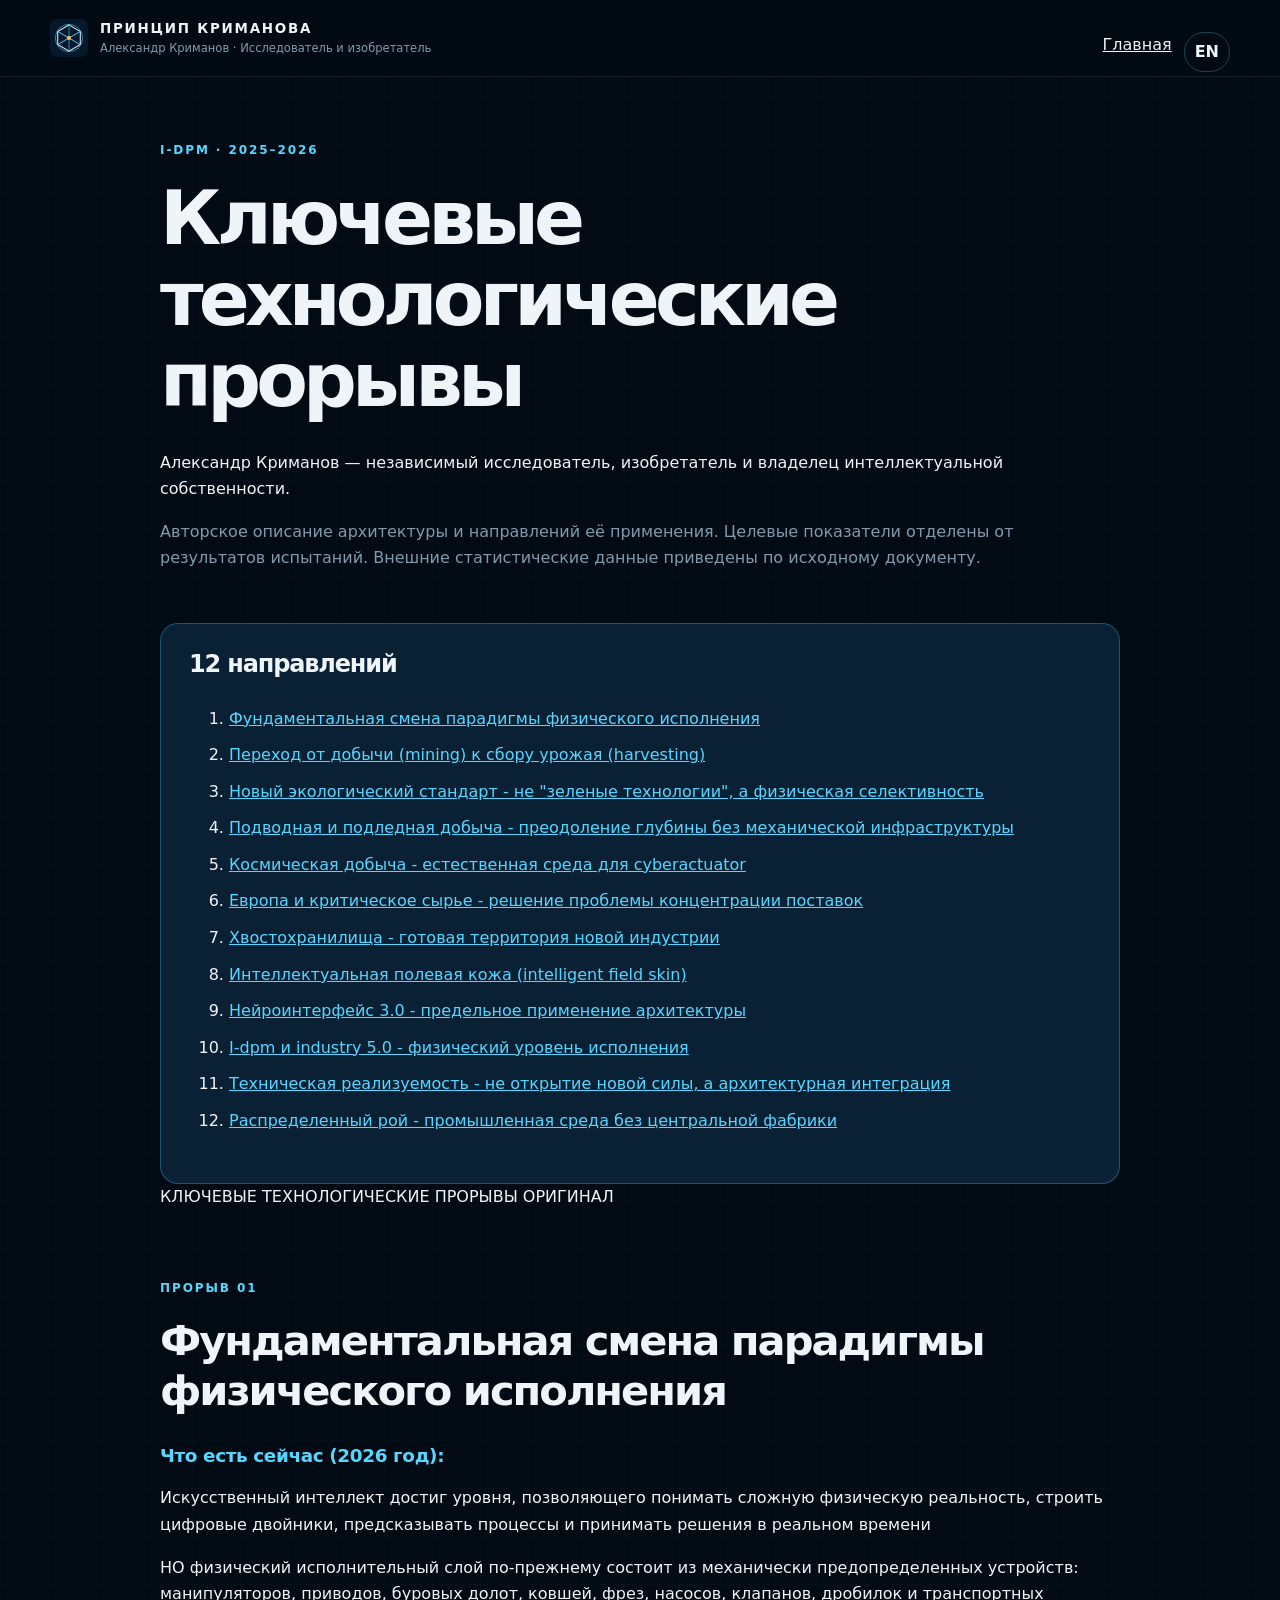
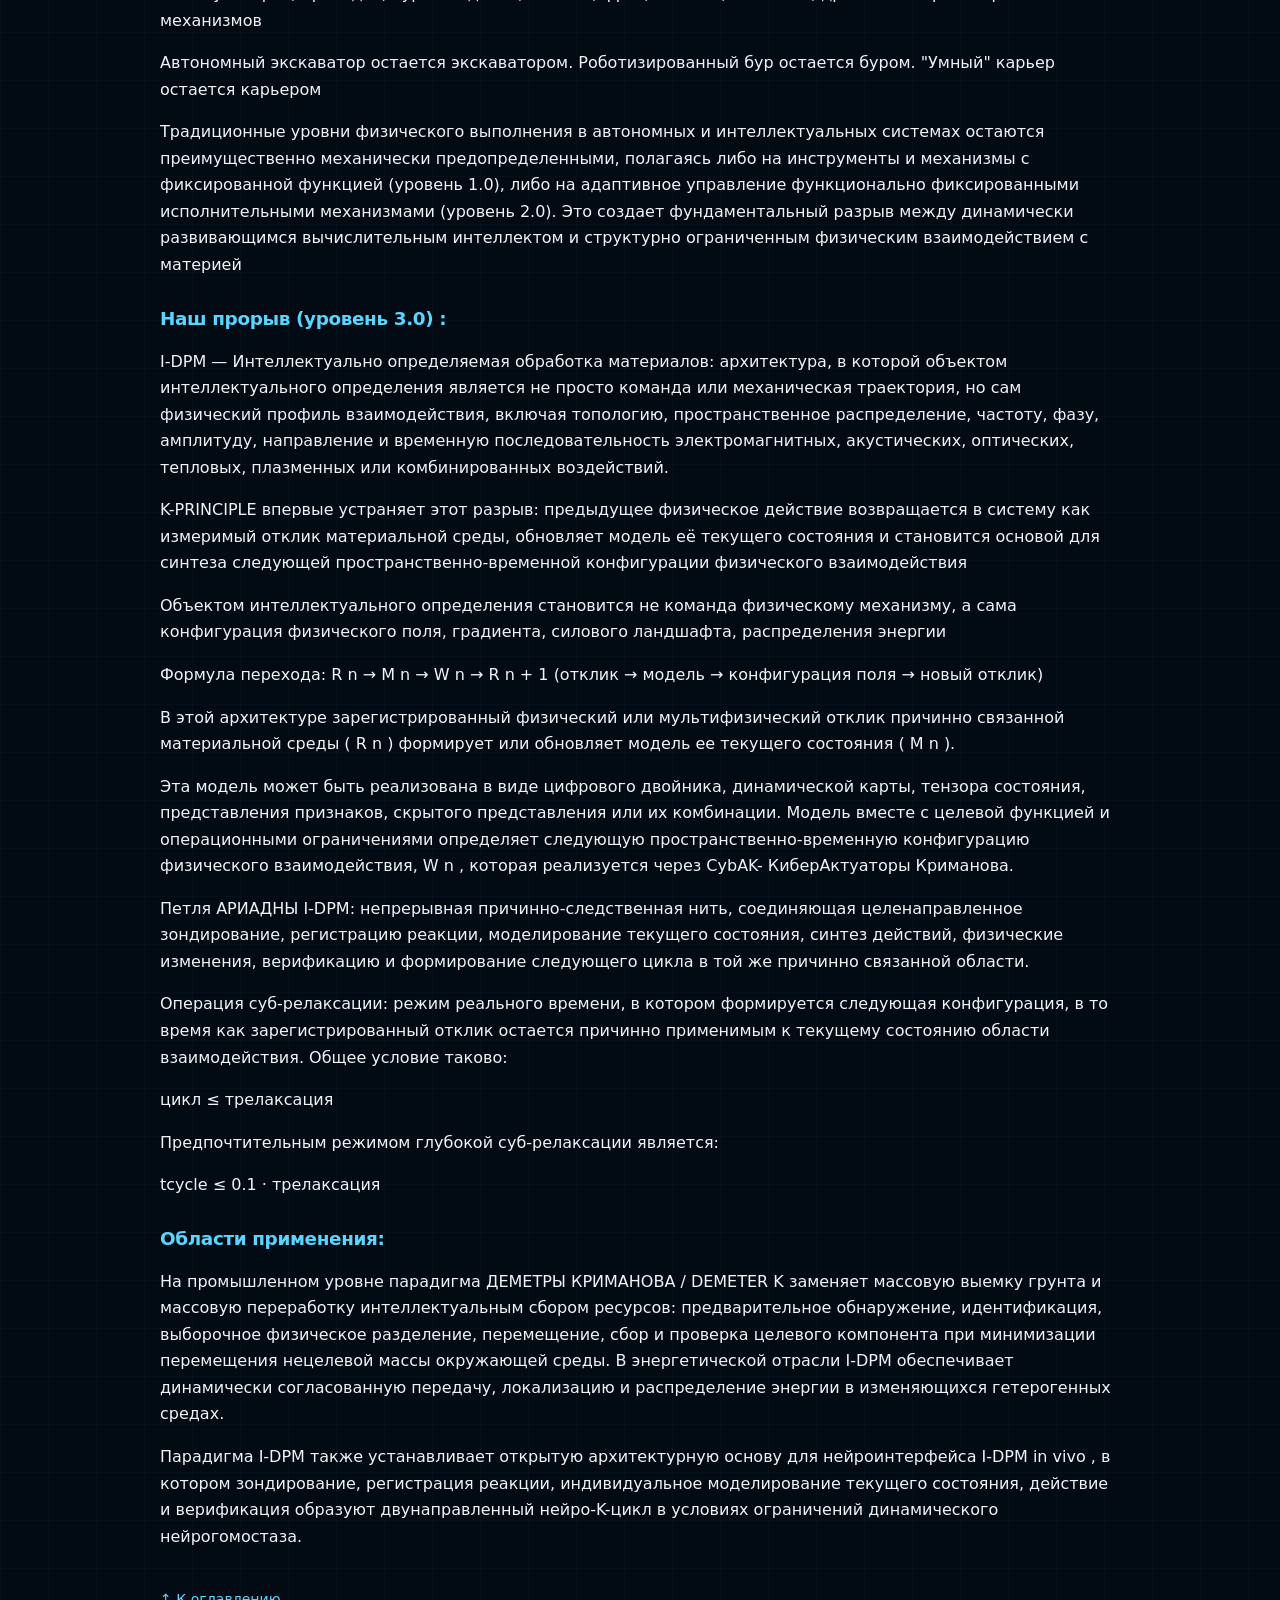
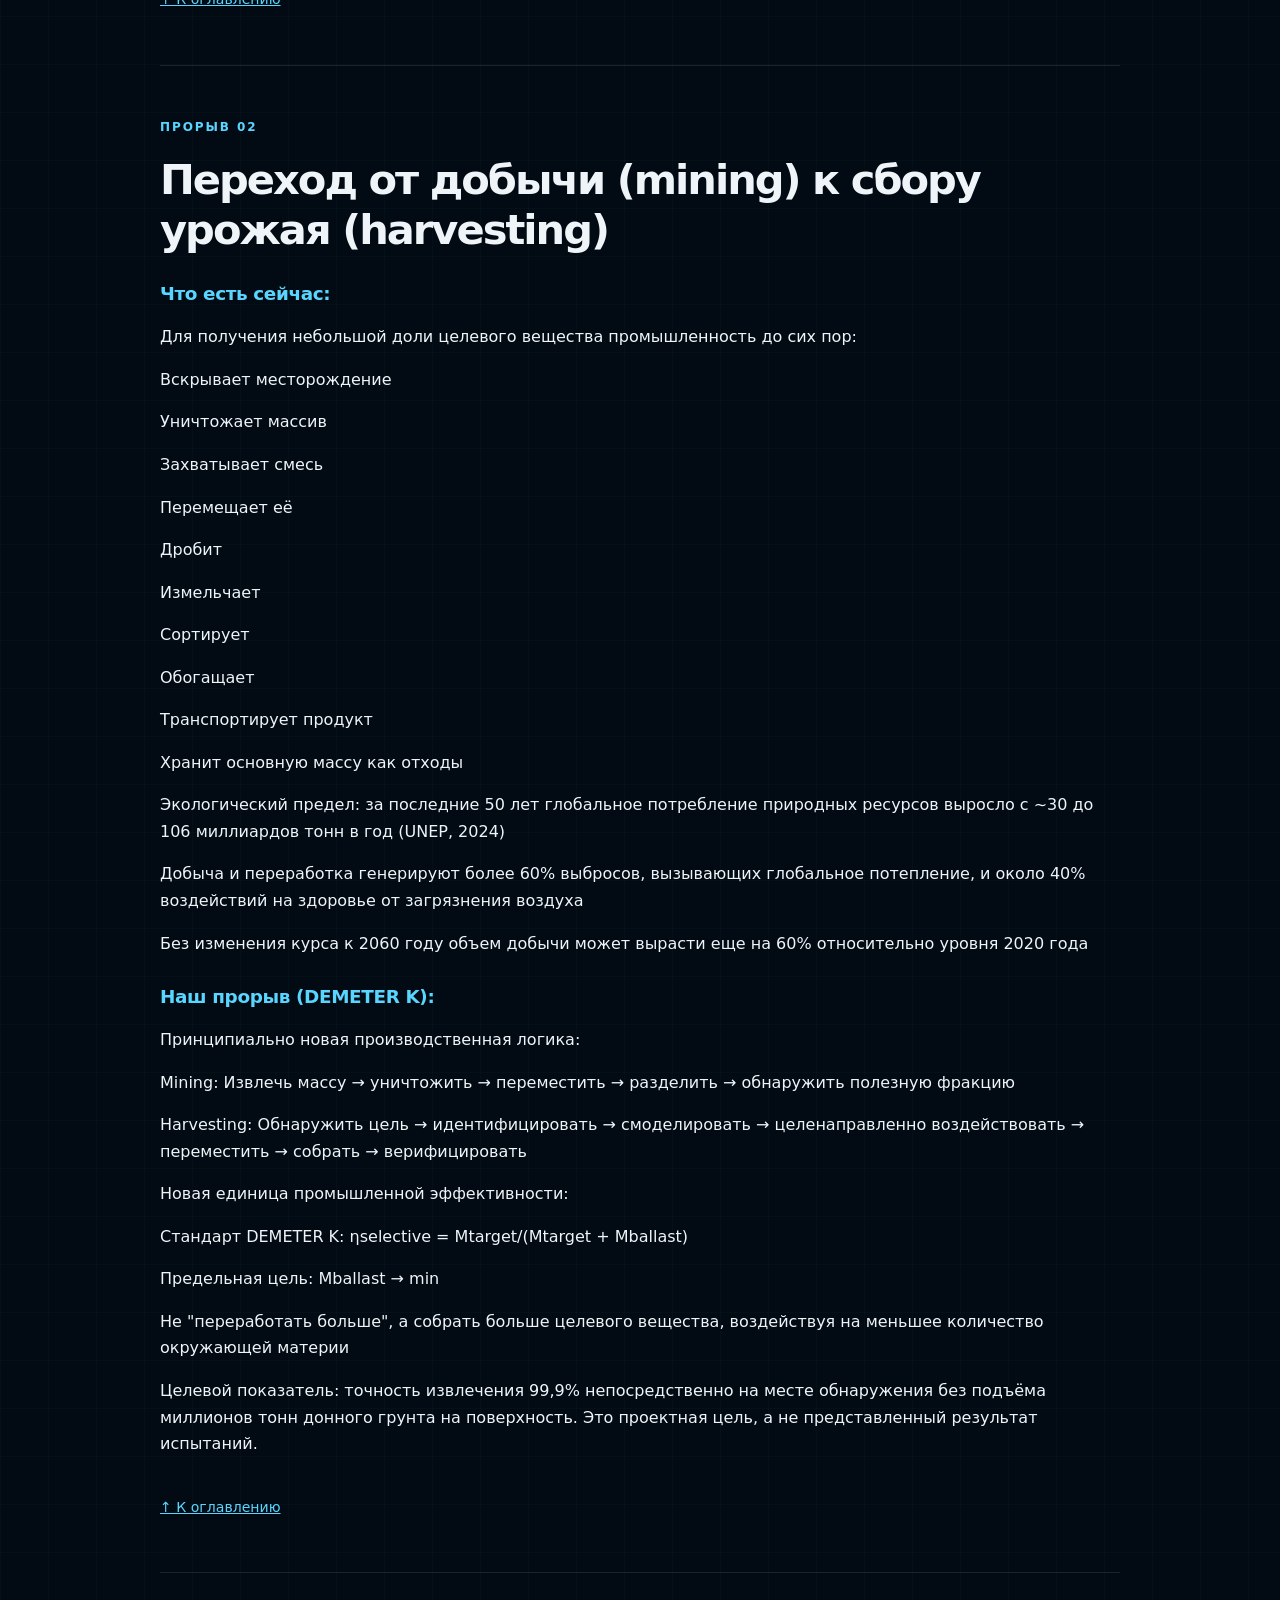
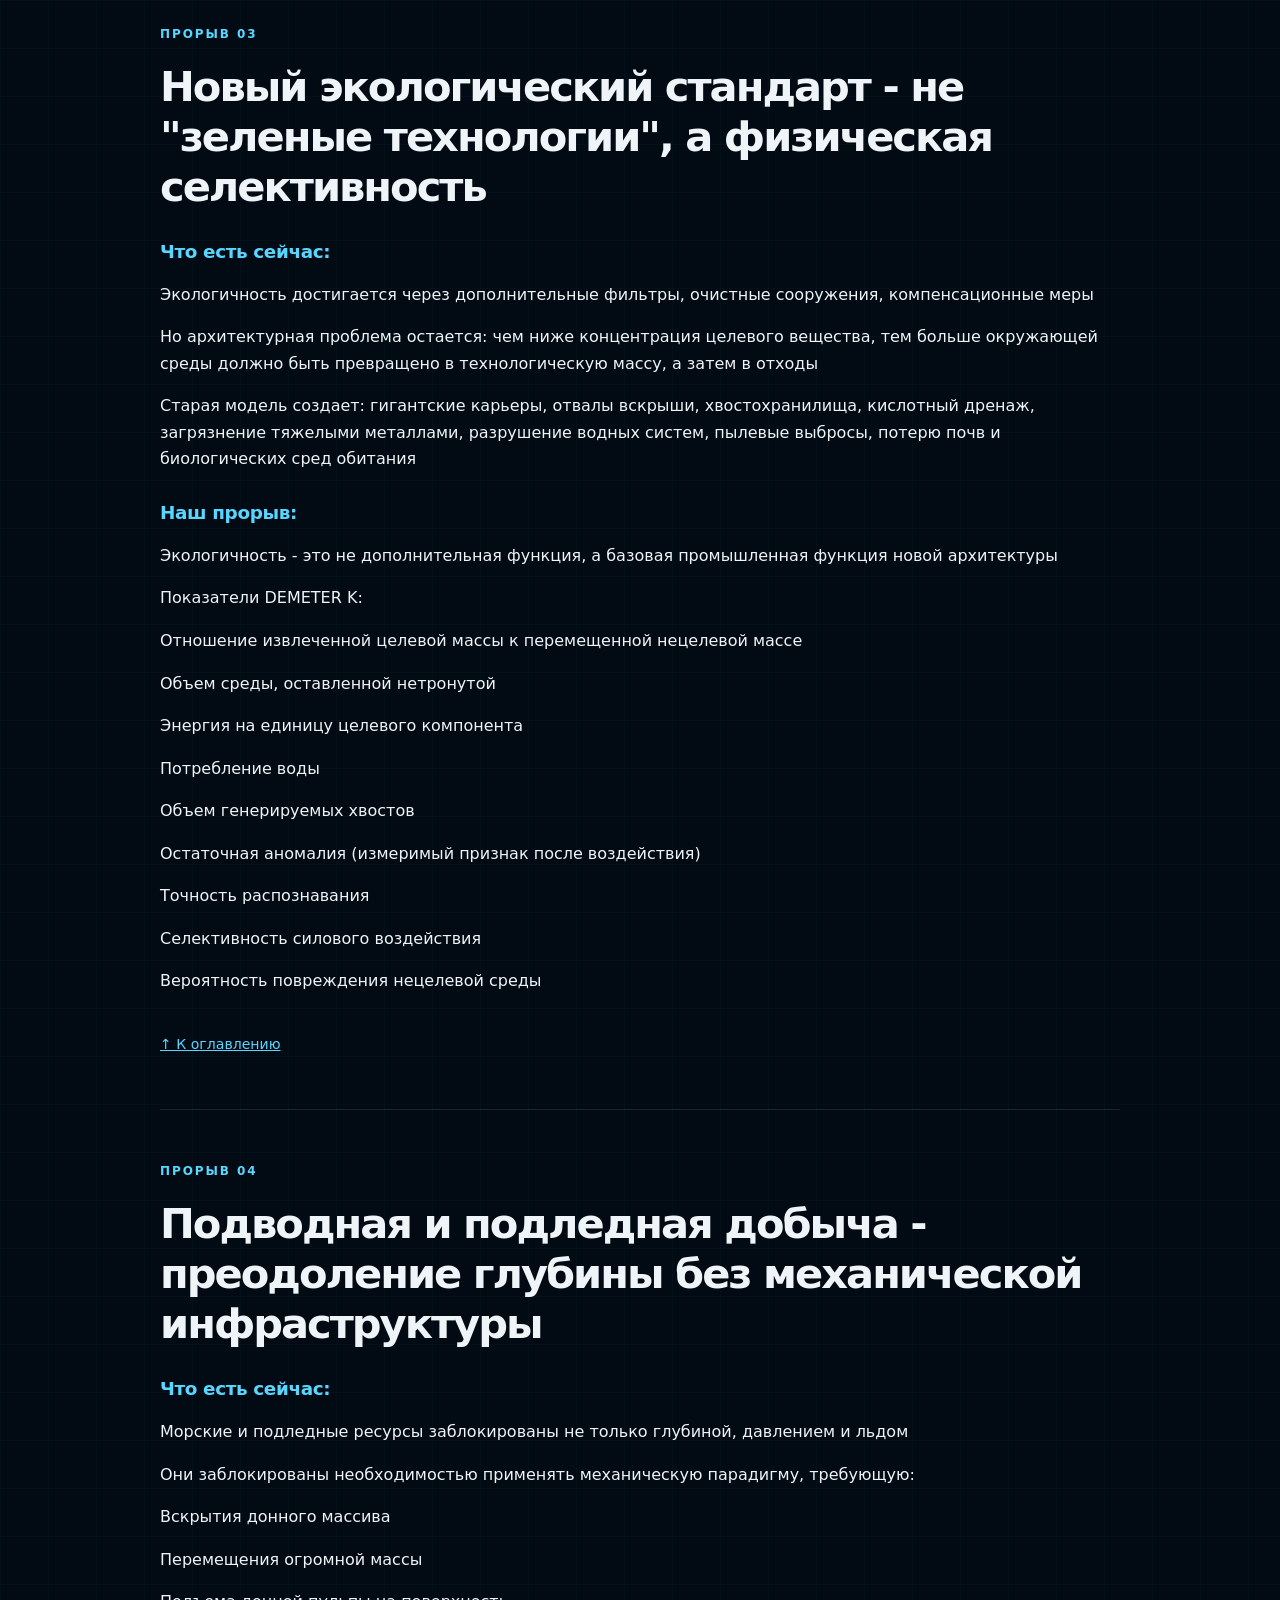
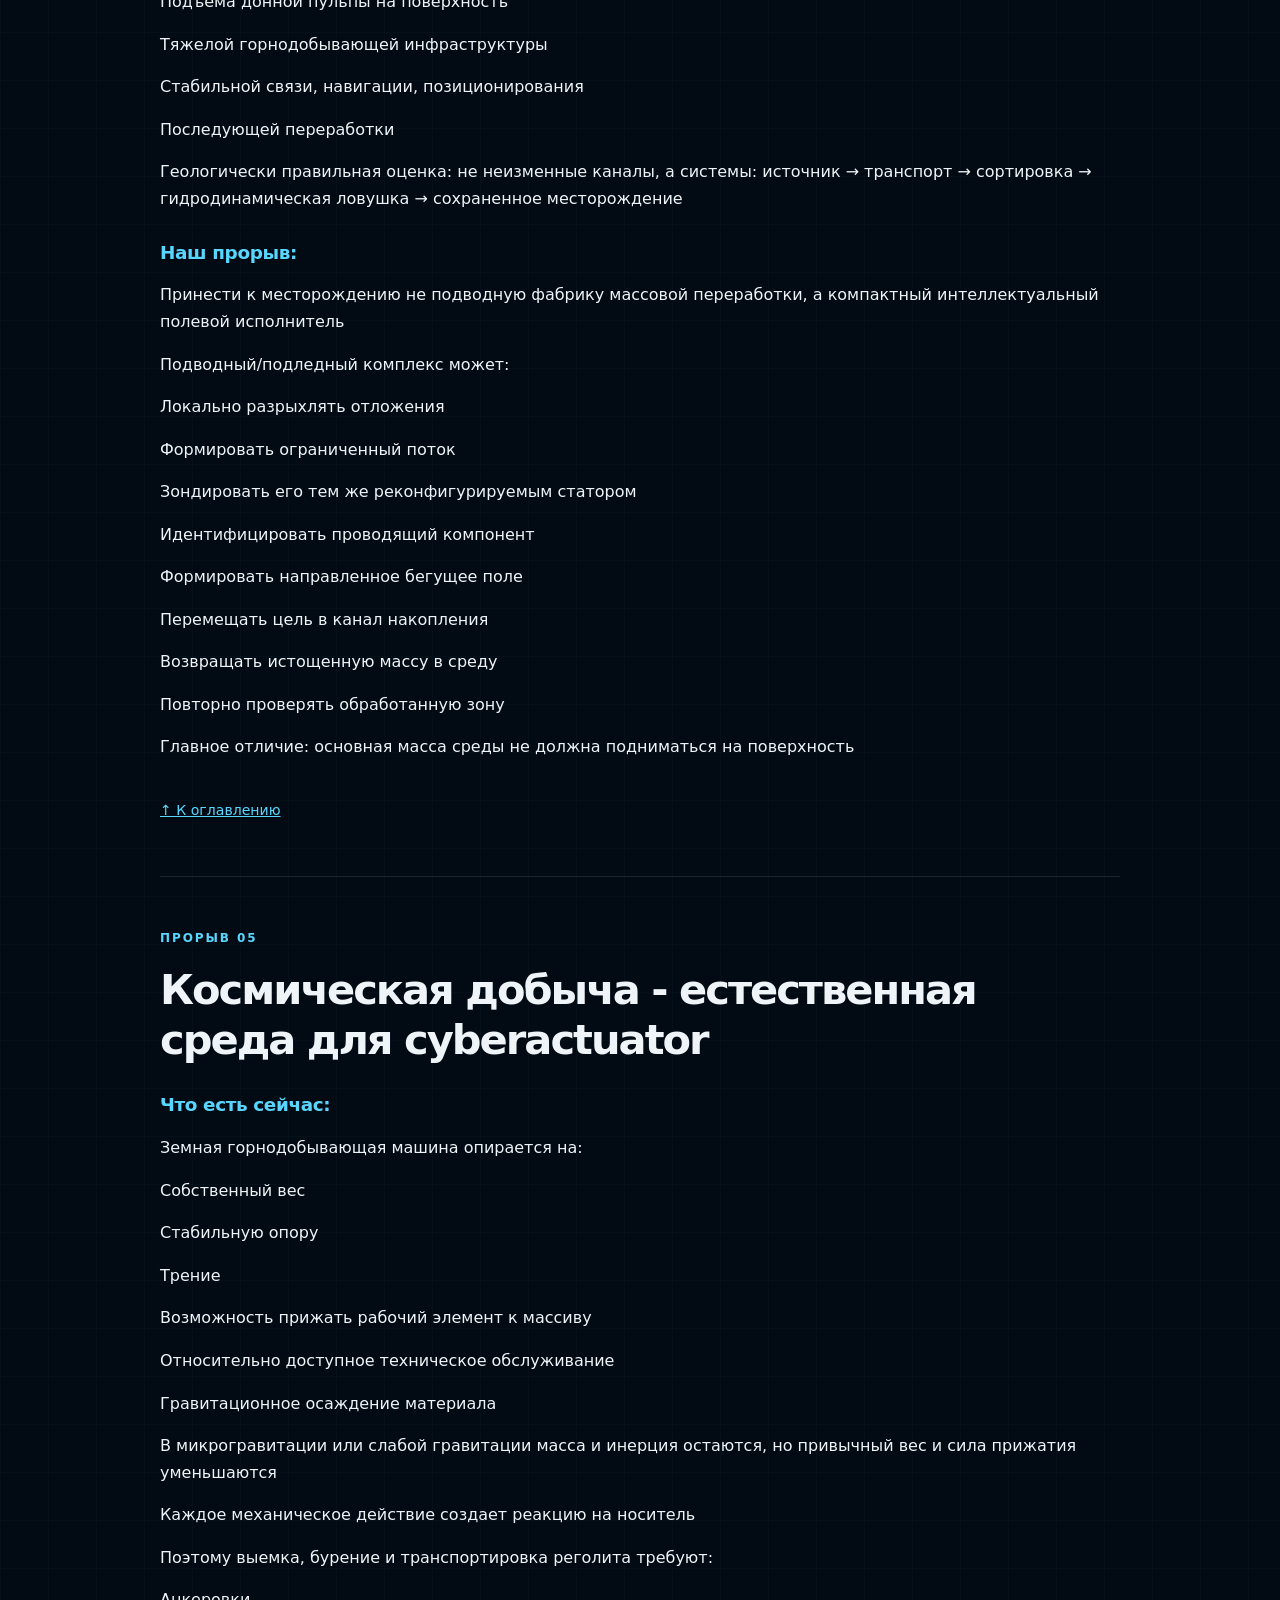
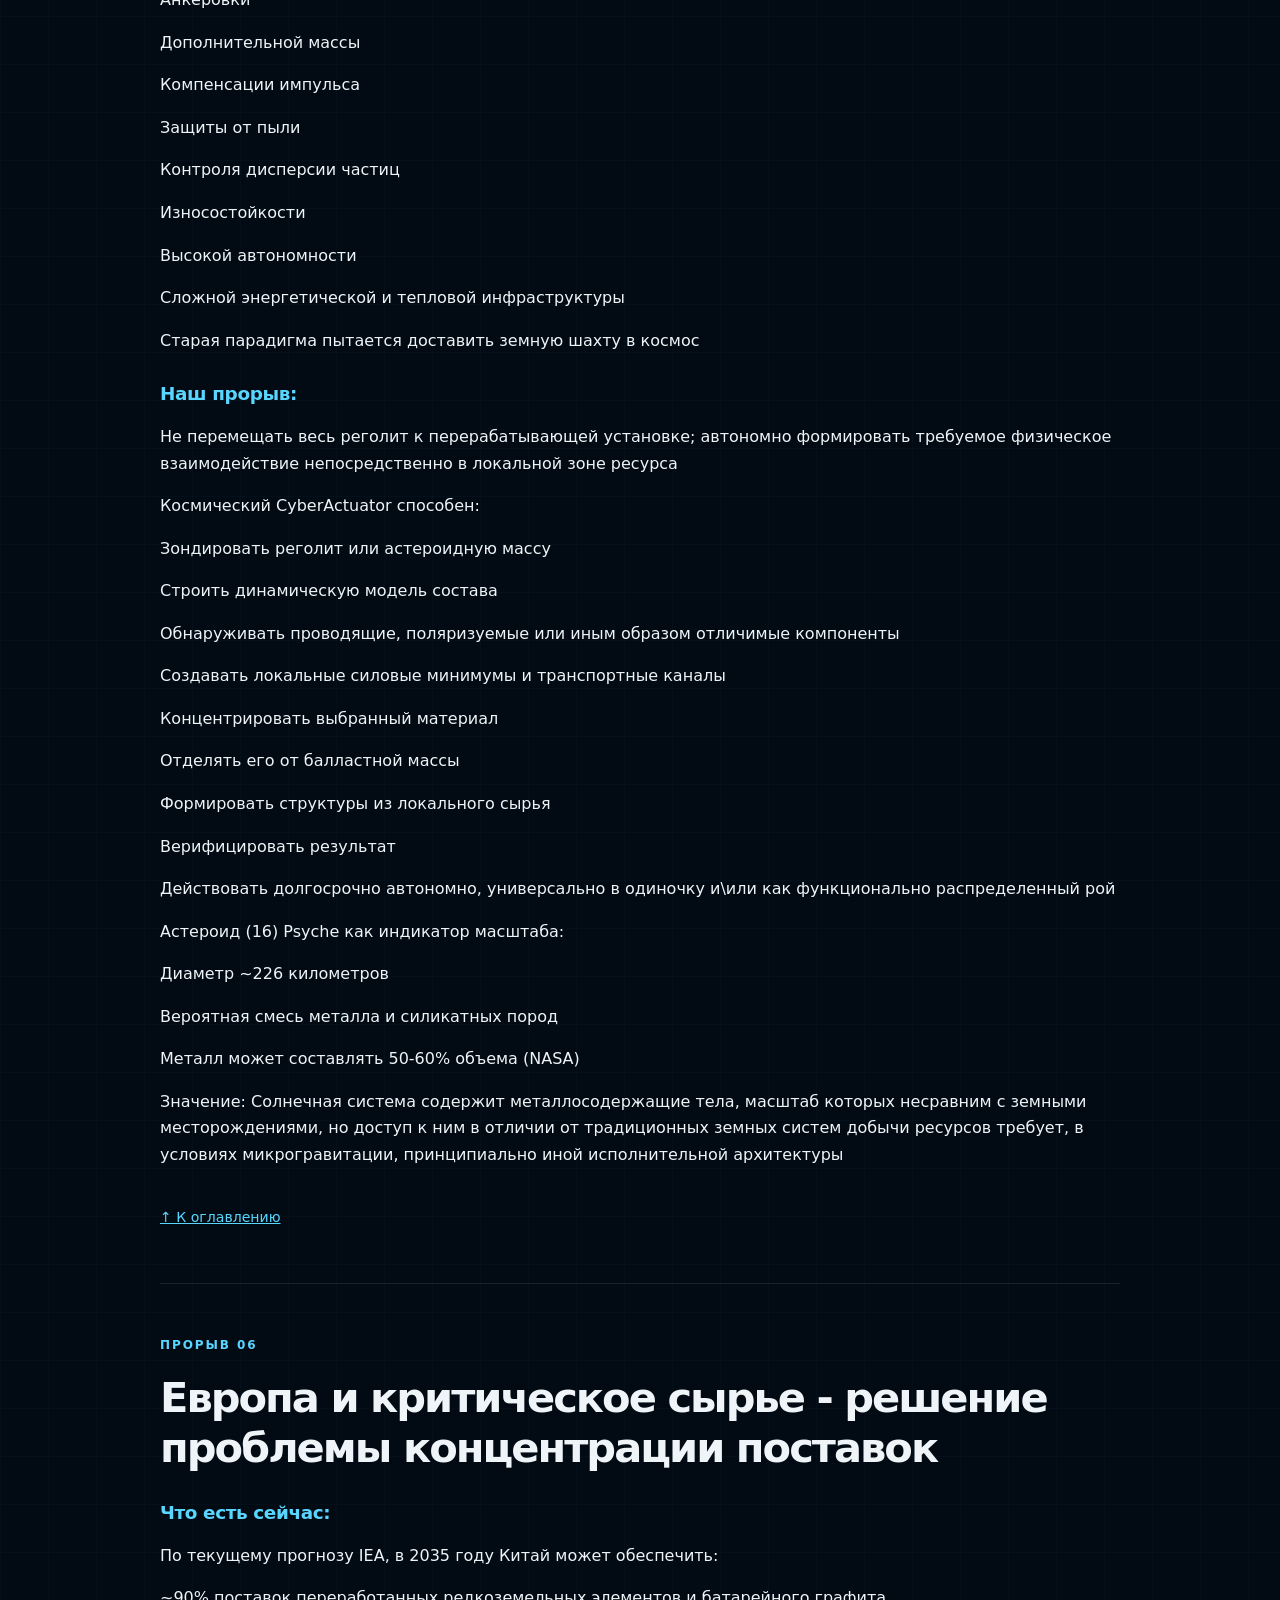
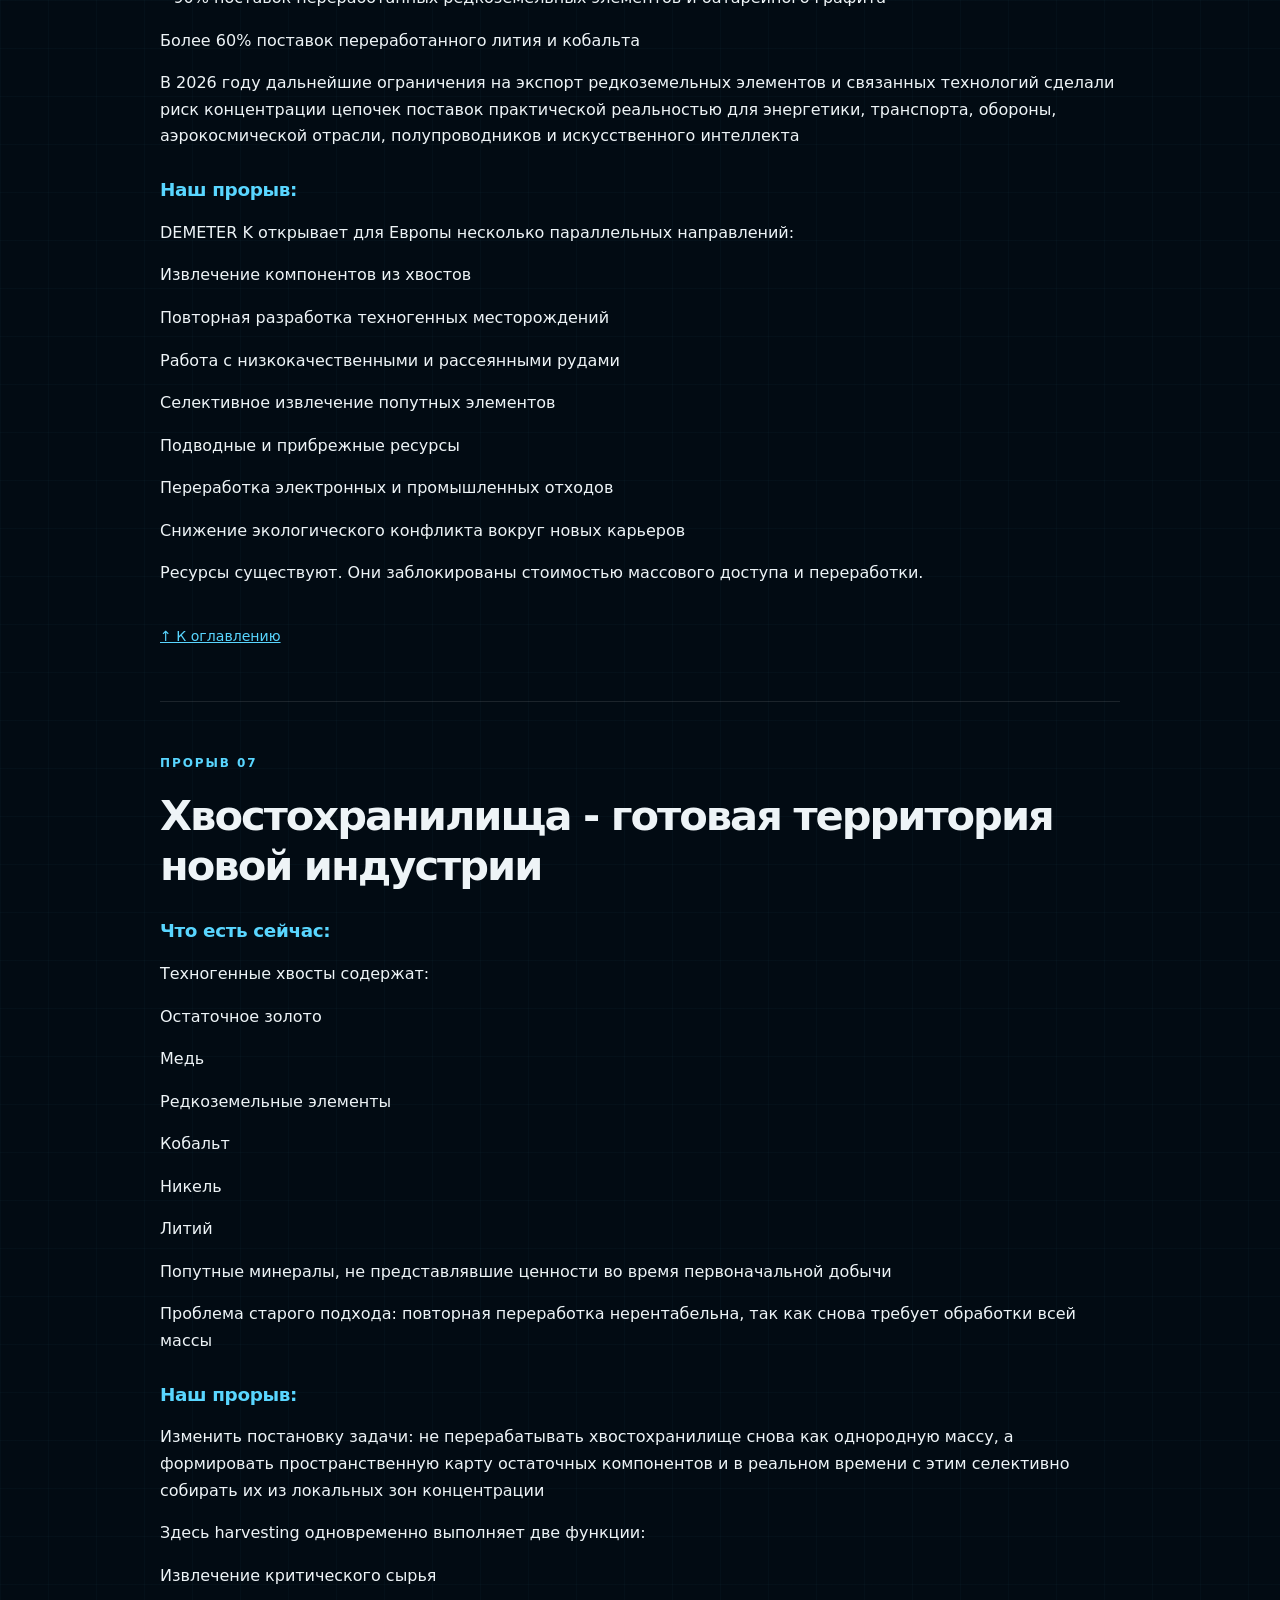
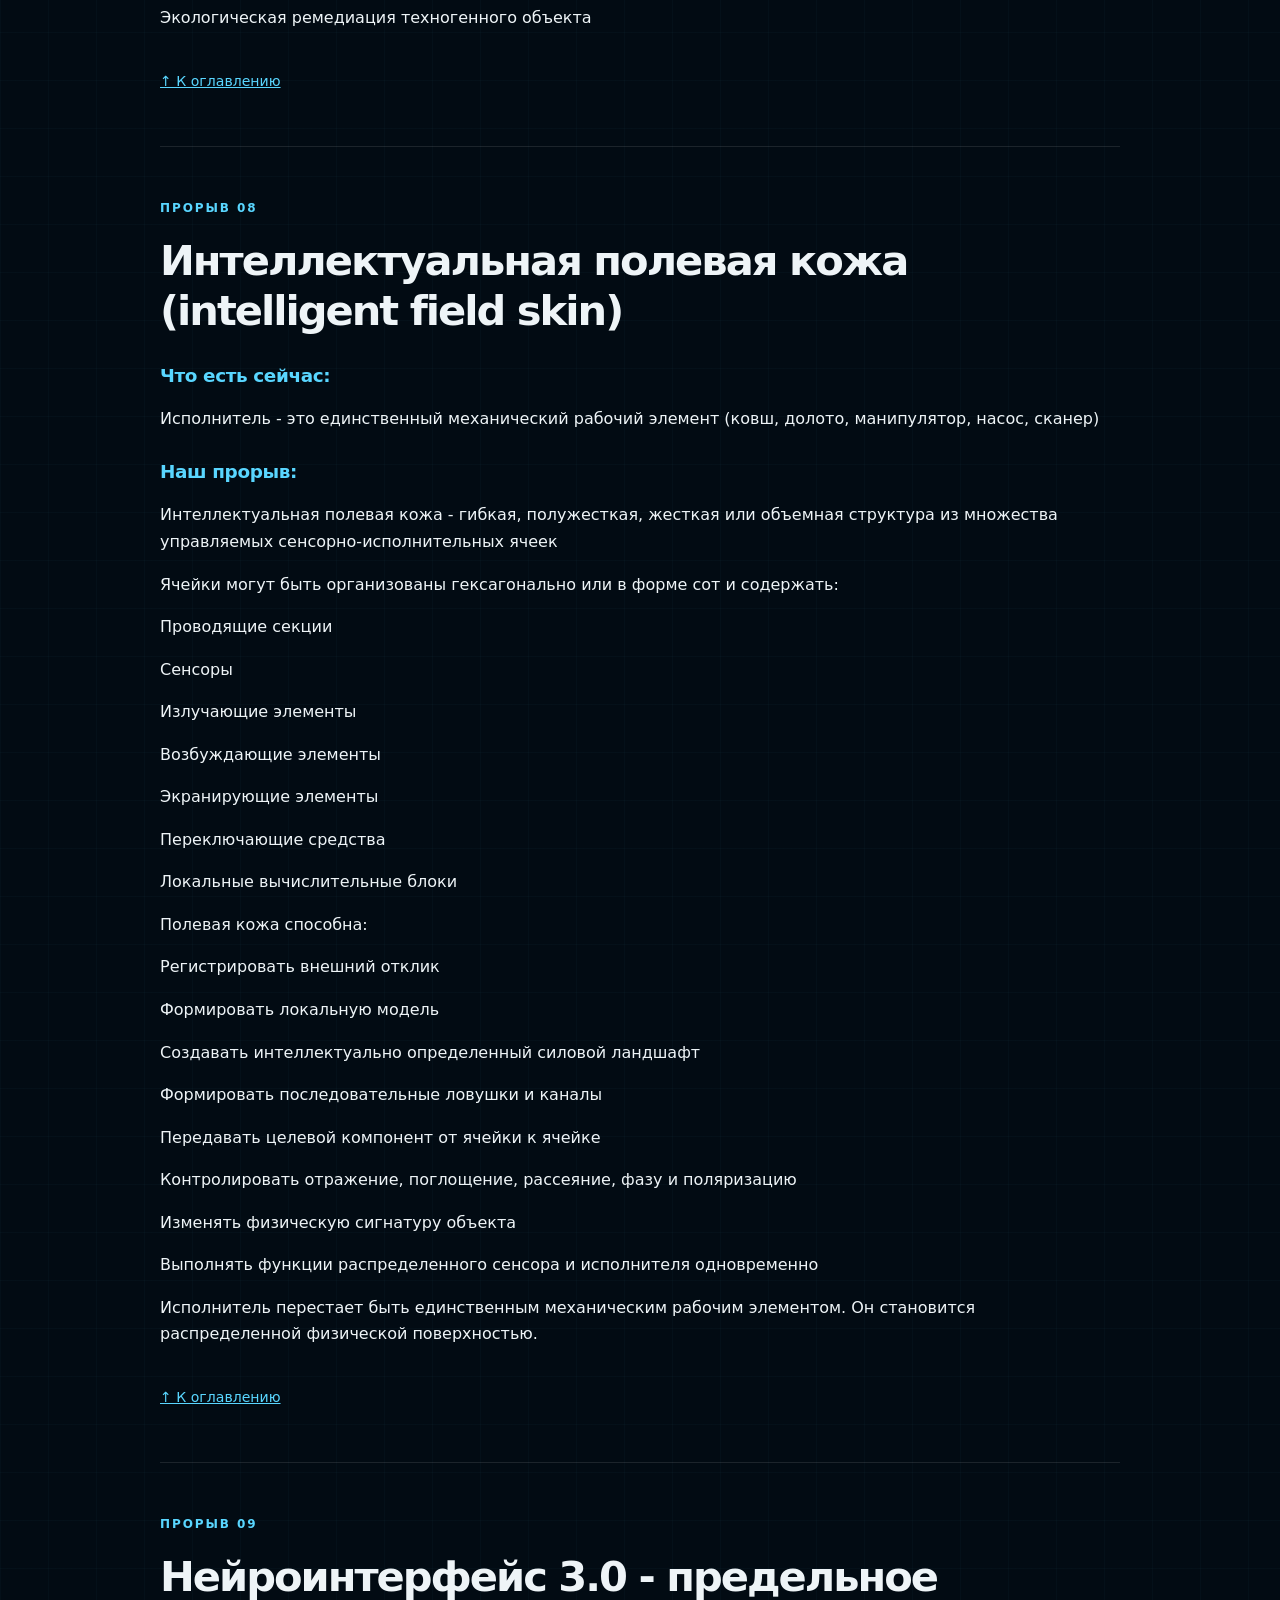
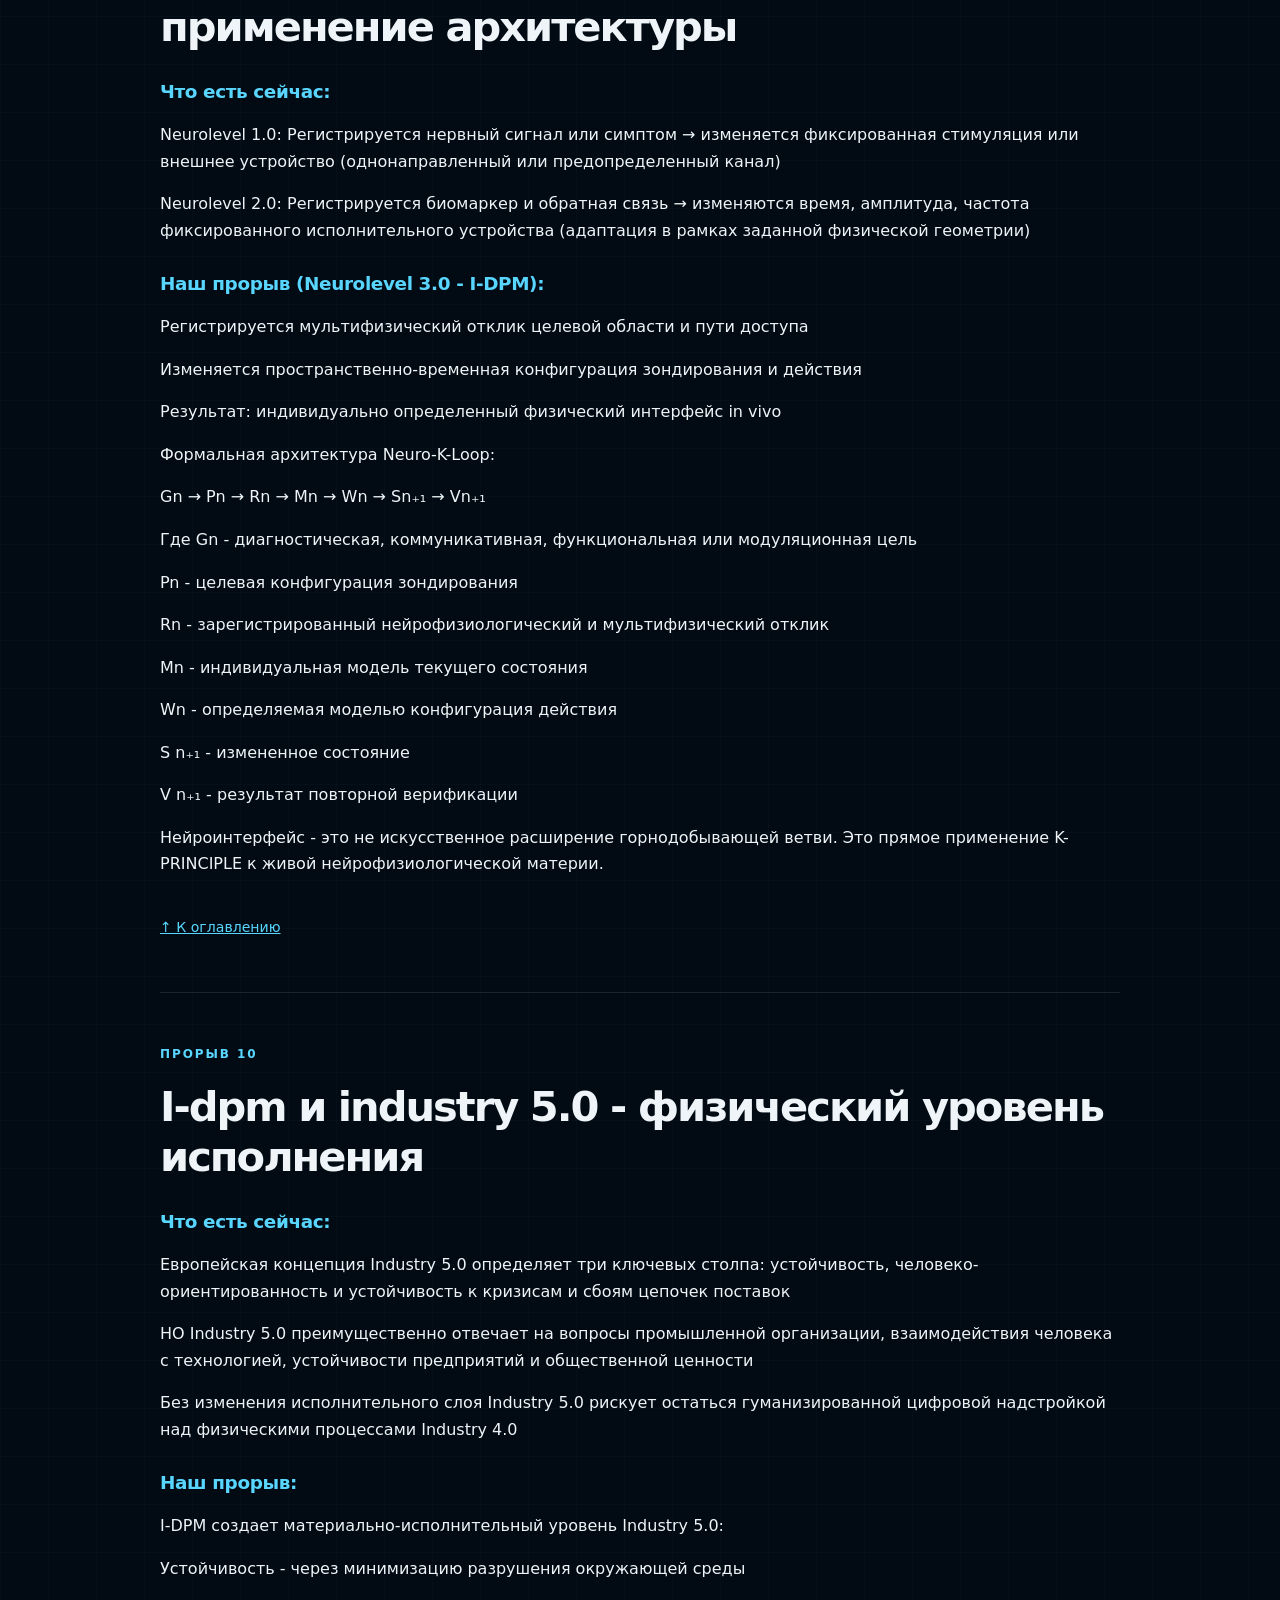
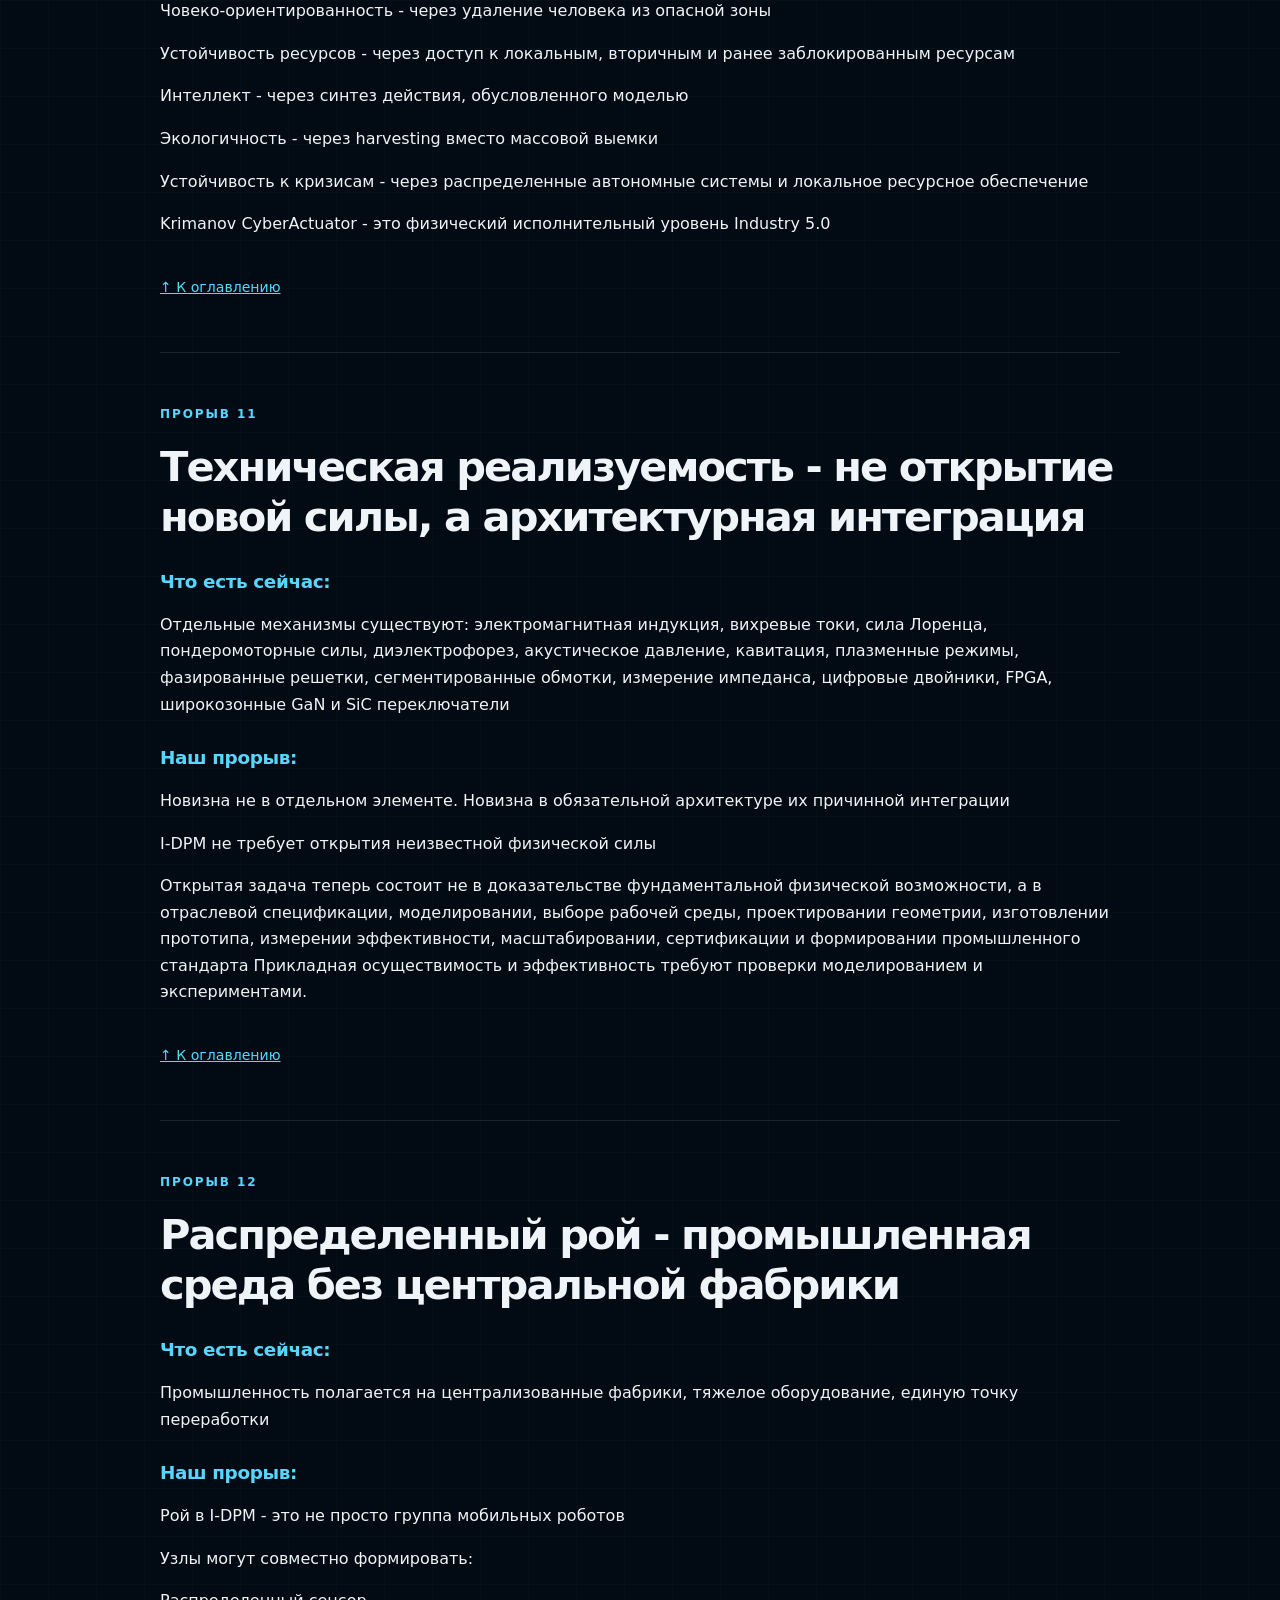
<file: ru/breakthroughs.html>
<!doctype html><html lang="ru"><head><meta charset="utf-8"><meta name="viewport" content="width=device-width,initial-scale=1"><title>I-DPM — Ключевые технологические прорывы 2025–2026 | Александр Криманов</title><meta name="description" content="12 направлений I-DPM: физическое исполнение по отклику среды, DEMETER K, полевая кожа, нейроинтерфейс и распределённый рой."><link rel="canonical" href="https://krimanovprinciple.eu/ru/breakthroughs.html"><link rel="stylesheet" href="../style.css"><link rel="icon" href="../assets/favicon.svg" type="image/svg+xml"><meta name="robots" content="noindex,follow"></head><body><a class="skip-link" href="#content">К содержанию</a><header class="site-header"><div class="shell header-inner"><a class="brand" href="index.html"><img src="../assets/favicon.svg" width="38" height="38" alt=""><span class="brand-copy"><strong>ПРИНЦИП КРИМАНОВА</strong><small>Александр Криманов · Исследователь и изобретатель</small></span></a><div class="actions"><a href="index.html">Главная</a><a class="lang" href="../breakthroughs.html" lang="en">EN</a></div></div></header><main id="content" class="breakthrough-page"><div class="shell"><div class="breakthrough-intro"><p class="eyebrow">I-DPM · 2025–2026</p><h1>Ключевые технологические прорывы</h1><p>Александр Криманов — независимый исследователь, изобретатель и владелец интеллектуальной собственности.</p><p class="muted">Авторское описание архитектуры и направлений её применения. Целевые показатели отделены от результатов испытаний. Внешние статистические данные приведены по исходному документу.</p></div><nav class="breakthrough-toc" aria-label="Оглавление"><h2>12 направлений</h2><ol><li><a href="#breakthrough-1">Фундаментальная смена парадигмы физического исполнения</a></li><li><a href="#breakthrough-2">Переход от добычи (mining) к сбору урожая (harvesting)</a></li><li><a href="#breakthrough-3">Новый экологический стандарт - не &quot;зеленые технологии&quot;, а физическая селективность</a></li><li><a href="#breakthrough-4">Подводная и подледная добыча - преодоление глубины без механической инфраструктуры</a></li><li><a href="#breakthrough-5">Космическая добыча - естественная среда для cyberactuator</a></li><li><a href="#breakthrough-6">Европа и критическое сырье - решение проблемы концентрации поставок</a></li><li><a href="#breakthrough-7">Хвостохранилища - готовая территория новой индустрии</a></li><li><a href="#breakthrough-8">Интеллектуальная полевая кожа (intelligent field skin)</a></li><li><a href="#breakthrough-9">Нейроинтерфейс 3.0 - предельное применение архитектуры</a></li><li><a href="#breakthrough-10">I-dpm и industry 5.0 - физический уровень исполнения</a></li><li><a href="#breakthrough-11">Техническая реализуемость - не открытие новой силы, а архитектурная интеграция</a></li><li><a href="#breakthrough-12">Распределенный рой - промышленная среда без центральной фабрики</a></li></ol></nav><p>КЛЮЧЕВЫЕ ТЕХНОЛОГИЧЕСКИЕ ПРОРЫВЫ
ОРИГИНАЛ</p><section class="breakthrough-section" id="breakthrough-1"><p class="eyebrow">Прорыв 01</p><h2>Фундаментальная смена парадигмы физического исполнения</h2><h3>Что есть сейчас (2026 год):</h3><p>Искусственный интеллект достиг уровня, позволяющего понимать сложную физическую реальность, строить цифровые двойники, предсказывать процессы и принимать решения в реальном времени</p><p>НО физический исполнительный слой по-прежнему состоит из механически предопределенных устройств: манипуляторов, приводов, буровых долот, ковшей, фрез, насосов, клапанов, дробилок и транспортных механизмов</p><p>Автономный экскаватор остается экскаватором. Роботизированный бур остается буром. &quot;Умный&quot; карьер остается карьером</p><p>Традиционные уровни физического выполнения в автономных и интеллектуальных системах остаются преимущественно механически предопределенными, полагаясь либо на инструменты и механизмы с фиксированной функцией (уровень 1.0), либо на адаптивное управление функционально фиксированными исполнительными механизмами (уровень 2.0). Это создает фундаментальный разрыв между динамически развивающимся вычислительным интеллектом и структурно ограниченным физическим взаимодействием с материей</p><h3>Наш прорыв (уровень 3.0) :</h3><p>I-DPM — Интеллектуально определяемая обработка материалов: архитектура, в которой объектом интеллектуального определения является не просто команда или механическая траектория, но сам физический профиль взаимодействия, включая топологию, пространственное распределение, частоту, фазу, амплитуду, направление и временную последовательность электромагнитных, акустических, оптических, тепловых, плазменных или комбинированных воздействий.</p><p>K-PRINCIPLE впервые устраняет этот разрыв: предыдущее физическое действие возвращается в систему как измеримый отклик материальной среды, обновляет модель её текущего состояния и становится основой для синтеза следующей пространственно-временной конфигурации физического взаимодействия</p><p>Объектом интеллектуального определения становится не команда физическому механизму, а сама конфигурация физического поля, градиента, силового ландшафта, распределения энергии</p><p>Формула перехода: R n → M n → W n → R n + 1 (отклик → модель → конфигурация поля → новый отклик)</p><p>В этой архитектуре зарегистрированный физический или мультифизический отклик причинно связанной материальной среды ( R n ) формирует или обновляет модель ее текущего состояния ( M n ).</p><p>Эта модель может быть реализована в виде цифрового двойника, динамической карты, тензора состояния, представления признаков, скрытого представления или их комбинации. Модель вместе с целевой функцией и операционными ограничениями определяет следующую пространственно-временную конфигурацию физического взаимодействия, W n , которая реализуется через CybAK- КиберАктуаторы Криманова.</p><p>Петля АРИАДНЫ I-DPM: непрерывная причинно-следственная нить, соединяющая целенаправленное зондирование, регистрацию реакции, моделирование текущего состояния, синтез действий, физические изменения, верификацию и формирование следующего цикла в той же причинно связанной области.</p><p>Операция суб-релаксации: режим реального времени, в котором формируется следующая конфигурация, в то время как зарегистрированный отклик остается причинно применимым к текущему состоянию области взаимодействия. Общее условие таково:</p><p>цикл ≤ трелаксация</p><p>Предпочтительным режимом глубокой суб-релаксации является:</p><p>tcycle ≤ 0.1 · трелаксация</p><h3>Области применения:</h3><p>На промышленном уровне парадигма ДЕМЕТРЫ КРИМАНОВА / DEMETER K заменяет массовую выемку грунта и массовую переработку интеллектуальным сбором ресурсов: предварительное обнаружение, идентификация, выборочное физическое разделение, перемещение, сбор и проверка целевого компонента при минимизации перемещения нецелевой массы окружающей среды. В энергетической отрасли I-DPM обеспечивает динамически согласованную передачу, локализацию и распределение энергии в изменяющихся гетерогенных средах.</p><p>Парадигма I-DPM также устанавливает открытую архитектурную основу для нейроинтерфейса I-DPM in vivo , в котором зондирование, регистрация реакции, индивидуальное моделирование текущего состояния, действие и верификация образуют двунаправленный нейро-K-цикл в условиях ограничений динамического нейрогомостаза.</p><a class="back-top" href="#content">↑ К оглавлению</a></section><section class="breakthrough-section" id="breakthrough-2"><p class="eyebrow">Прорыв 02</p><h2>Переход от добычи (mining) к сбору урожая (harvesting)</h2><h3>Что есть сейчас:</h3><p>Для получения небольшой доли целевого вещества промышленность до сих пор:</p><p>Вскрывает месторождение</p><p>Уничтожает массив</p><p>Захватывает смесь</p><p>Перемещает её</p><p>Дробит</p><p>Измельчает</p><p>Сортирует</p><p>Обогащает</p><p>Транспортирует продукт</p><p>Хранит основную массу как отходы</p><p>Экологический предел: за последние 50 лет глобальное потребление природных ресурсов выросло с ~30 до 106 миллиардов тонн в год (UNEP, 2024)</p><p>Добыча и переработка генерируют более 60% выбросов, вызывающих глобальное потепление, и около 40% воздействий на здоровье от загрязнения воздуха</p><p>Без изменения курса к 2060 году объем добычи может вырасти еще на 60% относительно уровня 2020 года</p><h3>Наш прорыв (DEMETER K):</h3><p>Принципиально новая производственная логика:</p><p>Mining: Извлечь массу → уничтожить → переместить → разделить → обнаружить полезную фракцию</p><p>Harvesting: Обнаружить цель → идентифицировать → смоделировать → целенаправленно воздействовать → переместить → собрать → верифицировать</p><p>Новая единица промышленной эффективности:</p><p>Стандарт DEMETER K: ηselective = Mtarget/(Mtarget + Mballast)</p><p>Предельная цель: Mballast → min</p><p>Не &quot;переработать больше&quot;, а собрать больше целевого вещества, воздействуя на меньшее количество окружающей материи</p><p>Целевой показатель: точность извлечения 99,9% непосредственно на месте обнаружения без подъёма миллионов тонн донного грунта на поверхность. Это проектная цель, а не представленный результат испытаний.</p><a class="back-top" href="#content">↑ К оглавлению</a></section><section class="breakthrough-section" id="breakthrough-3"><p class="eyebrow">Прорыв 03</p><h2>Новый экологический стандарт - не &quot;зеленые технологии&quot;, а физическая селективность</h2><h3>Что есть сейчас:</h3><p>Экологичность достигается через дополнительные фильтры, очистные сооружения, компенсационные меры</p><p>Но архитектурная проблема остается: чем ниже концентрация целевого вещества, тем больше окружающей среды должно быть превращено в технологическую массу, а затем в отходы</p><p>Старая модель создает: гигантские карьеры, отвалы вскрыши, хвостохранилища, кислотный дренаж, загрязнение тяжелыми металлами, разрушение водных систем, пылевые выбросы, потерю почв и биологических сред обитания</p><h3>Наш прорыв:</h3><p>Экологичность - это не дополнительная функция, а базовая промышленная функция новой архитектуры</p><p>Показатели DEMETER K:</p><p>Отношение извлеченной целевой массы к перемещенной нецелевой массе</p><p>Объем среды, оставленной нетронутой</p><p>Энергия на единицу целевого компонента</p><p>Потребление воды</p><p>Объем генерируемых хвостов</p><p>Остаточная аномалия (измеримый признак после воздействия)</p><p>Точность распознавания</p><p>Селективность силового воздействия</p><p>Вероятность повреждения нецелевой среды</p><a class="back-top" href="#content">↑ К оглавлению</a></section><section class="breakthrough-section" id="breakthrough-4"><p class="eyebrow">Прорыв 04</p><h2>Подводная и подледная добыча - преодоление глубины без механической инфраструктуры</h2><h3>Что есть сейчас:</h3><p>Морские и подледные ресурсы заблокированы не только глубиной, давлением и льдом</p><p>Они заблокированы необходимостью применять механическую парадигму, требующую:</p><p>Вскрытия донного массива</p><p>Перемещения огромной массы</p><p>Подъема донной пульпы на поверхность</p><p>Тяжелой горнодобывающей инфраструктуры</p><p>Стабильной связи, навигации, позиционирования</p><p>Последующей переработки</p><p>Геологически правильная оценка: не неизменные каналы, а системы: источник → транспорт → сортировка → гидродинамическая ловушка → сохраненное месторождение</p><h3>Наш прорыв:</h3><p>Принести к месторождению не подводную фабрику массовой переработки, а компактный интеллектуальный полевой исполнитель</p><p>Подводный/подледный комплекс может:</p><p>Локально разрыхлять отложения</p><p>Формировать ограниченный поток</p><p>Зондировать его тем же реконфигурируемым статором</p><p>Идентифицировать проводящий компонент</p><p>Формировать направленное бегущее поле</p><p>Перемещать цель в канал накопления</p><p>Возвращать истощенную массу в среду</p><p>Повторно проверять обработанную зону</p><p>Главное отличие: основная масса среды не должна подниматься на поверхность</p><a class="back-top" href="#content">↑ К оглавлению</a></section><section class="breakthrough-section" id="breakthrough-5"><p class="eyebrow">Прорыв 05</p><h2>Космическая добыча - естественная среда для cyberactuator</h2><h3>Что есть сейчас:</h3><p>Земная горнодобывающая машина опирается на:</p><p>Собственный вес</p><p>Стабильную опору</p><p>Трение</p><p>Возможность прижать рабочий элемент к массиву</p><p>Относительно доступное техническое обслуживание</p><p>Гравитационное осаждение материала</p><p>В микрогравитации или слабой гравитации масса и инерция остаются, но привычный вес и сила прижатия уменьшаются</p><p>Каждое механическое действие создает реакцию на носитель</p><p>Поэтому выемка, бурение и транспортировка реголита требуют:</p><p>Анкеровки</p><p>Дополнительной массы</p><p>Компенсации импульса</p><p>Защиты от пыли</p><p>Контроля дисперсии частиц</p><p>Износостойкости</p><p>Высокой автономности</p><p>Сложной энергетической и тепловой инфраструктуры</p><p>Старая парадигма пытается доставить земную шахту в космос</p><h3>Наш прорыв:</h3><p>Не перемещать весь реголит к перерабатывающей установке; автономно формировать требуемое физическое взаимодействие непосредственно в локальной зоне ресурса</p><p>Космический CyberActuator способен:</p><p>Зондировать реголит или астероидную массу</p><p>Строить динамическую модель состава</p><p>Обнаруживать проводящие, поляризуемые или иным образом отличимые компоненты</p><p>Создавать локальные силовые минимумы и транспортные каналы</p><p>Концентрировать выбранный материал</p><p>Отделять его от балластной массы</p><p>Формировать структуры из локального сырья</p><p>Верифицировать результат</p><p>Действовать долгосрочно автономно, универсально в одиночку и\или как функционально распределенный рой</p><p>Астероид (16) Psyche как индикатор масштаба:</p><p>Диаметр ~226 километров</p><p>Вероятная смесь металла и силикатных пород</p><p>Металл может составлять 50-60% объема (NASA)</p><p>Значение: Солнечная система содержит металлосодержащие тела, масштаб которых несравним с земными месторождениями, но доступ к ним в отличии от традиционных земных систем добычи ресурсов требует, в условиях микрогравитации, принципиально иной исполнительной архитектуры</p><a class="back-top" href="#content">↑ К оглавлению</a></section><section class="breakthrough-section" id="breakthrough-6"><p class="eyebrow">Прорыв 06</p><h2>Европа и критическое сырье - решение проблемы концентрации поставок</h2><h3>Что есть сейчас:</h3><p>По текущему прогнозу IEA, в 2035 году Китай может обеспечить:</p><p>~90% поставок переработанных редкоземельных элементов и батарейного графита</p><p>Более 60% поставок переработанного лития и кобальта</p><p>В 2026 году дальнейшие ограничения на экспорт редкоземельных элементов и связанных технологий сделали риск концентрации цепочек поставок практической реальностью для энергетики, транспорта, обороны, аэрокосмической отрасли, полупроводников и искусственного интеллекта</p><h3>Наш прорыв:</h3><p>DEMETER K открывает для Европы несколько параллельных направлений:</p><p>Извлечение компонентов из хвостов</p><p>Повторная разработка техногенных месторождений</p><p>Работа с низкокачественными и рассеянными рудами</p><p>Селективное извлечение попутных элементов</p><p>Подводные и прибрежные ресурсы</p><p>Переработка электронных и промышленных отходов</p><p>Снижение экологического конфликта вокруг новых карьеров</p><p>Ресурсы существуют. Они заблокированы стоимостью массового доступа и переработки.</p><a class="back-top" href="#content">↑ К оглавлению</a></section><section class="breakthrough-section" id="breakthrough-7"><p class="eyebrow">Прорыв 07</p><h2>Хвостохранилища - готовая территория новой индустрии</h2><h3>Что есть сейчас:</h3><p>Техногенные хвосты содержат:</p><p>Остаточное золото</p><p>Медь</p><p>Редкоземельные элементы</p><p>Кобальт</p><p>Никель</p><p>Литий</p><p>Попутные минералы, не представлявшие ценности во время первоначальной добычи</p><p>Проблема старого подхода: повторная переработка нерентабельна, так как снова требует обработки всей массы</p><h3>Наш прорыв:</h3><p>Изменить постановку задачи: не перерабатывать хвостохранилище снова как однородную массу, а формировать пространственную карту остаточных компонентов и в реальном времени с этим селективно собирать их из локальных зон концентрации</p><p>Здесь harvesting одновременно выполняет две функции:</p><p>Извлечение критического сырья</p><p>Экологическая ремедиация техногенного объекта</p><a class="back-top" href="#content">↑ К оглавлению</a></section><section class="breakthrough-section" id="breakthrough-8"><p class="eyebrow">Прорыв 08</p><h2>Интеллектуальная полевая кожа (intelligent field skin)</h2><h3>Что есть сейчас:</h3><p>Исполнитель - это единственный механический рабочий элемент (ковш, долото, манипулятор, насос, сканер)</p><h3>Наш прорыв:</h3><p>Интеллектуальная полевая кожа - гибкая, полужесткая, жесткая или объемная структура из множества управляемых сенсорно-исполнительных ячеек</p><p>Ячейки могут быть организованы гексагонально или в форме сот и содержать:</p><p>Проводящие секции</p><p>Сенсоры</p><p>Излучающие элементы</p><p>Возбуждающие элементы</p><p>Экранирующие элементы</p><p>Переключающие средства</p><p>Локальные вычислительные блоки</p><p>Полевая кожа способна:</p><p>Регистрировать внешний отклик</p><p>Формировать локальную модель</p><p>Создавать интеллектуально определенный силовой ландшафт</p><p>Формировать последовательные ловушки и каналы</p><p>Передавать целевой компонент от ячейки к ячейке</p><p>Контролировать отражение, поглощение, рассеяние, фазу и поляризацию</p><p>Изменять физическую сигнатуру объекта</p><p>Выполнять функции распределенного сенсора и исполнителя одновременно</p><p>Исполнитель перестает быть единственным механическим рабочим элементом. Он становится распределенной физической поверхностью.</p><a class="back-top" href="#content">↑ К оглавлению</a></section><section class="breakthrough-section" id="breakthrough-9"><p class="eyebrow">Прорыв 09</p><h2>Нейроинтерфейс 3.0 - предельное применение архитектуры</h2><h3>Что есть сейчас:</h3><p>Neurolevel 1.0: Регистрируется нервный сигнал или симптом → изменяется фиксированная стимуляция или внешнее устройство (однонаправленный или предопределенный канал)</p><p>Neurolevel 2.0: Регистрируется биомаркер и обратная связь → изменяются время, амплитуда, частота фиксированного исполнительного устройства (адаптация в рамках заданной физической геометрии)</p><h3>Наш прорыв (Neurolevel 3.0 - I-DPM):</h3><p>Регистрируется мультифизический отклик целевой области и пути доступа</p><p>Изменяется пространственно-временная конфигурация зондирования и действия</p><p>Результат: индивидуально определенный физический интерфейс in vivo</p><p>Формальная архитектура Neuro-K-Loop:</p><p>Gn → Pn → Rn → Mn → Wn → Sn₊₁ → Vn₊₁</p><p>Где Gn - диагностическая, коммуникативная, функциональная или модуляционная цель</p><p>Pn - целевая конфигурация зондирования</p><p>Rn - зарегистрированный нейрофизиологический и мультифизический отклик</p><p>Mn - индивидуальная модель текущего состояния</p><p>Wn - определяемая моделью конфигурация действия</p><p>S n₊₁ - измененное состояние</p><p>V n₊₁  - результат повторной верификации</p><p>Нейроинтерфейс - это не искусственное расширение горнодобывающей ветви. Это прямое применение K-PRINCIPLE к живой нейрофизиологической материи.</p><a class="back-top" href="#content">↑ К оглавлению</a></section><section class="breakthrough-section" id="breakthrough-10"><p class="eyebrow">Прорыв 10</p><h2>I-dpm и industry 5.0 - физический уровень исполнения</h2><h3>Что есть сейчас:</h3><p>Европейская концепция Industry 5.0 определяет три ключевых столпа: устойчивость, человеко-ориентированность и устойчивость к кризисам и сбоям цепочек поставок</p><p>НО Industry 5.0 преимущественно отвечает на вопросы промышленной организации, взаимодействия человека с технологией, устойчивости предприятий и общественной ценности</p><p>Без изменения исполнительного слоя Industry 5.0 рискует остаться гуманизированной цифровой надстройкой над физическими процессами Industry 4.0</p><h3>Наш прорыв:</h3><p>I-DPM создает материально-исполнительный уровень Industry 5.0:</p><p>Устойчивость - через минимизацию разрушения окружающей среды</p><p>Човеко-ориентированность - через удаление человека из опасной зоны</p><p>Устойчивость ресурсов - через доступ к локальным, вторичным и ранее заблокированным ресурсам</p><p>Интеллект - через синтез действия, обусловленного моделью</p><p>Экологичность - через harvesting вместо массовой выемки</p><p>Устойчивость к кризисам - через распределенные автономные системы и локальное ресурсное обеспечение</p><p>Krimanov CyberActuator - это физический исполнительный уровень Industry 5.0</p><a class="back-top" href="#content">↑ К оглавлению</a></section><section class="breakthrough-section" id="breakthrough-11"><p class="eyebrow">Прорыв 11</p><h2>Техническая реализуемость - не открытие новой силы, а архитектурная интеграция</h2><h3>Что есть сейчас:</h3><p>Отдельные механизмы существуют: электромагнитная индукция, вихревые токи, сила Лоренца, пондеромоторные силы, диэлектрофорез, акустическое давление, кавитация, плазменные режимы, фазированные решетки, сегментированные обмотки, измерение импеданса, цифровые двойники, FPGA, широкозонные GaN и SiC переключатели</p><h3>Наш прорыв:</h3><p>Новизна не в отдельном элементе. Новизна в обязательной архитектуре их причинной интеграции</p><p>I-DPM не требует открытия неизвестной физической силы</p><p>Открытая задача теперь состоит не в доказательстве фундаментальной физической возможности, а в отраслевой спецификации, моделировании, выборе рабочей среды, проектировании геометрии, изготовлении прототипа, измерении эффективности, масштабировании, сертификации и формировании промышленного стандарта Прикладная осуществимость и эффективность требуют проверки моделированием и экспериментами.</p><a class="back-top" href="#content">↑ К оглавлению</a></section><section class="breakthrough-section" id="breakthrough-12"><p class="eyebrow">Прорыв 12</p><h2>Распределенный рой - промышленная среда без центральной фабрики</h2><h3>Что есть сейчас:</h3><p>Промышленность полагается на централизованные фабрики, тяжелое оборудование, единую точку переработки</p><h3>Наш прорыв:</h3><p>Рой в I-DPM - это не просто группа мобильных роботов</p><p>Узлы могут совместно формировать:</p><p>Распределенный сенсор</p><p>Фрагментированный цифровой двойник</p><p>Виртуальное вычислительное ядро</p><p>Единый пространственный полевой исполнитель</p><p>В ресурсной ветви отдельный модуль может рассматриваться как микро-ГОК, а рой как распределенная горно-перерабатывающая среда без единой тяжелой центральной фабрики</p><p>Модули непрерывно уточняют карту, распределяют рабочие зоны, синхронизируют поля, передают энергию и перераспределяют задачи при выходе из строя отдельных узлов</p></section><section class="breakthrough-section"><h2>Сравнение уровней технологий</h2><div class="table-scroll"><table><thead><tr><th>Уровень</th><th>Что регистрируется</th><th>Что изменяется</th><th>Ограничение/новое качество</th></tr></thead><tbody><tr><td>Level 1.0 (механически предопределенное действие)</td><td>-</td><td>Команда фиксированному исполнительному механизму</td><td>Функция машины зафиксирована геометрией рабочего элемента</td></tr><tr><td>Level 2.0 (адаптивное управление)</td><td>Ошибка и состояние через сенсоры</td><td>Корректировка команды в рамках фиксированного исполнительного устройства</td><td>Интеллектуальная сложность может быть высокой, но исполнитель остается функционально предопределенным</td></tr><tr><td>Level 3.0 (I-DPM / Krimanov CyberActuator)</td><td>Физический или мультифизический отклик среды (Rₙ)</td><td>Пространственно-временная конфигурация физического поля </td><td>Система определяет не только команду исполнителю, но следующую конфигурацию физического взаимодействия</td></tr></tbody></table></div></section><section class="breakthrough-section"><h2>Финальная декларация</h2><p>Современная промышленность столкнулась не с абсолютным отсутствием ресурсов. Она столкнулась с пределом методов доступа к ним.</p><p>Подводные, подледные, космические, низкокачественные, рассеянные и техногенные ресурсы остаются заблокированными, потому что их стоимость не компенсирует затраты на массовое разрушение, подъем, транспортировку и переработку окружающей среды.</p><p>Парадигма I-DPM разрушает эту границу и выводит на новый уровень промышленный мировой стандарт взаимодействия с материей . Она открывает ранее недоступные ресурсы и тем самым расширяет технологически доступную ресурсную базу. Парадигма I-DPM меняет технологическую доступность вещества во всех физических средах, при этом ее архитектура включает в себя функционально различные уровни отраслевого взаимодействия с материей.</p><p>Парадигма I-DPM обеспечивает базовую архитектуру для физически исполнительного уровня Физического ИИ . Он превращает материальную среду из пассивного объекта, сопротивления или источника возмущения в причинно интегрированный информационно-физический узел, текущая реакция которого участвует в определении следующего физического взаимодействия.</p><p>В результате происходит революционный переход от традиционного управления машинами к интеллектуально определяемому синтезу физического взаимодействия с материей.</p><h3>Основная база открыто опубликованных I-DPM материалов:</h3><p><a href="https://zenodo.org/records/21419949" target="_blank" rel="noopener">https://zenodo.org/records/21419949 RU</a></p><p><a href="https://zenodo.org/records/21459555" target="_blank" rel="noopener">https://zenodo.org/records/21459555 ENG</a></p><p><a href="https://www.youtube.com/@KrimanovPrinciple" target="_blank" rel="noopener">https://www.youtube.com/@KrimanovPrinciple</a></p><p>Аудио версия I-DPM  (ИИ озвучка) на русском языке доступна для прослушивания по ссылке</p><p><a href="https://e.pcloud.link/publink/show?code=XZsjgoZfRpVXDVhmgBcXJynkCthiVBSGNxk" target="_blank" rel="noopener">https://e.pcloud.link/publink/show?code=XZsjgoZfRpVXDVhmgBcXJynkCthiVBSGNxk</a></p></section></div></main><footer class="site-footer"><div class="shell">© 2026 Александр Криманов. Все права защищены.</div></footer></body></html>
</file>
<file: style.css>
:root{
  --bg:#020b13;
  --bg-2:#061625;
  --panel:#0a2135;
  --panel-2:#0d2942;
  --text:#eef4f7;
  --muted:#b8c7d2;
  --faint:#829aab;
  --cyan:#59d6ff;
  --amber:#f1b84b;
  --line:rgba(89,214,255,.28);
  --line-soft:rgba(255,255,255,.10);
  --max:1180px;
  --shadow:0 28px 72px rgba(0,0,0,.30);
}
*{box-sizing:border-box}
html{scroll-behavior:smooth;scroll-padding-top:84px}
body{
  margin:0;
  color:var(--text);
  background:
    linear-gradient(rgba(89,214,255,.024) 1px,transparent 1px),
    linear-gradient(90deg,rgba(89,214,255,.024) 1px,transparent 1px),
    var(--bg);
  background-size:48px 48px;
  font-family:Inter,ui-sans-serif,system-ui,-apple-system,BlinkMacSystemFont,"Segoe UI",Arial,sans-serif;
  line-height:1.66;
  overflow-wrap:anywhere;
}
a{color:inherit}
img{display:block;max-width:100%}
.shell{width:min(var(--max),calc(100% - 40px));margin:0 auto}
.skip-link{position:absolute;left:-9999px}
.skip-link:focus{left:16px;top:16px;z-index:2000;background:#fff;color:#000;padding:10px 14px;border-radius:8px}
.site-header{position:sticky;top:0;z-index:100;background:rgba(2,11,19,.88);backdrop-filter:blur(16px);border-bottom:1px solid var(--line-soft)}
.header-inner{min-height:76px;display:flex;align-items:center;justify-content:space-between;gap:20px}
.brand{display:flex;align-items:center;gap:12px;text-decoration:none;min-width:0}
.brand img{flex:0 0 auto}
.brand-copy{display:flex;flex-direction:column;line-height:1.15;min-width:0}
.brand-copy strong{font-size:.84rem;letter-spacing:.13em;white-space:nowrap}
.brand-copy small{margin-top:5px;color:var(--faint);font-size:.72rem;white-space:nowrap}
.main-nav{display:flex;align-items:center;justify-content:flex-end;gap:17px;flex-wrap:wrap;font-size:.82rem}
.main-nav a{text-decoration:none;color:var(--muted)}
.main-nav a:hover,.main-nav a:focus-visible{color:var(--cyan)}
.lang,.mobile-lang{border:1px solid var(--line);border-radius:999px;padding:6px 10px!important;color:var(--text)!important;text-decoration:none;font-weight:800}
.mobile-tools{display:none;align-items:center;gap:10px}
.mobile-menu{position:relative}
.mobile-menu summary{cursor:pointer;list-style:none;border:1px solid var(--line);border-radius:999px;padding:7px 12px;color:var(--text);font-size:.82rem;font-weight:800}
.mobile-menu summary::-webkit-details-marker{display:none}
.mobile-menu nav{position:absolute;right:0;top:46px;width:min(310px,calc(100vw - 24px));padding:12px;border:1px solid var(--line);border-radius:14px;background:#061625;box-shadow:var(--shadow)}
.mobile-menu nav a{display:block;padding:10px 12px;text-decoration:none;color:var(--muted);border-radius:8px}
.mobile-menu nav a:hover,.mobile-menu nav a:focus-visible{background:rgba(89,214,255,.08);color:var(--cyan)}
.hero{min-height:calc(100vh - 76px);display:flex;align-items:center;border-bottom:1px solid var(--line-soft);background:radial-gradient(circle at 78% 40%,rgba(89,214,255,.12),transparent 27%)}
.hero-grid{display:grid;grid-template-columns:minmax(0,1.35fr) minmax(300px,.65fr);gap:62px;align-items:center;padding:94px 0}
.eyebrow{margin:0 0 17px;color:var(--cyan);font-size:.75rem;font-weight:850;letter-spacing:.16em;text-transform:uppercase}
h1,h2,h3,p{margin-top:0}
h1{font-size:clamp(3.9rem,8vw,7.7rem);line-height:.90;letter-spacing:-.064em;margin-bottom:28px}
h2{font-size:clamp(2.35rem,5vw,4.8rem);line-height:1.04;letter-spacing:-.048em;margin-bottom:24px}
h3{font-size:1.42rem;line-height:1.28;letter-spacing:-.02em}
.hero-subtitle{max-width:850px;font-size:clamp(1.32rem,2.6vw,2.15rem);line-height:1.3;color:var(--muted);margin-bottom:31px}
.hero-thesis{display:flex;gap:8px;flex-wrap:wrap;margin-bottom:28px}
.hero-thesis span{padding:9px 13px;border:1px solid var(--line);border-radius:999px;background:rgba(8,34,56,.72);font-weight:680}
.hero-thesis span:last-child{border-color:rgba(241,184,75,.50)}
.equation{margin:22px 0;font-family:"SFMono-Regular",Consolas,"Liberation Mono",monospace;font-size:clamp(2rem,4.5vw,4.2rem);color:var(--amber);letter-spacing:-.04em;white-space:nowrap}
.equation sub,.symbol sub{font-size:.5em}
.hero-text{max-width:830px;color:var(--muted);font-size:1.08rem}
.actions{display:flex;gap:12px;flex-wrap:wrap;margin-top:28px}
.button{display:inline-flex;align-items:center;justify-content:center;min-height:47px;padding:0 18px;border:1px solid var(--line);border-radius:10px;text-decoration:none;font-weight:770;font-size:.9rem;background:rgba(6,22,37,.60);transition:.18s ease}
.button:hover,.button:focus-visible{border-color:var(--cyan);transform:translateY(-1px)}
.button.primary{background:var(--cyan);color:#02101a;border-color:var(--cyan)}
.hero-panel{position:relative;padding:32px;border:1px solid var(--line);border-radius:22px;background:linear-gradient(145deg,rgba(13,41,66,.94),rgba(5,24,41,.95));box-shadow:var(--shadow)}
.hero-panel:before{content:"";position:absolute;inset:11px;border:1px solid rgba(255,255,255,.05);border-radius:15px;pointer-events:none}
.panel-kicker{color:var(--amber);font-size:.73rem;font-weight:850;letter-spacing:.12em;text-transform:uppercase}
.panel-big{position:relative;font-size:1.38rem;line-height:1.39}
.panel-rule{height:1px;background:var(--line);margin:28px 0}
.hero-panel p.meta{color:var(--faint);margin-bottom:4px}
.hero-panel strong{display:block;margin-bottom:8px}
.hero-panel a{color:var(--cyan);text-decoration:none}
.section{padding:102px 0;border-bottom:1px solid var(--line-soft);background:rgba(4,18,31,.42)}
.section.dark{background:linear-gradient(180deg,rgba(9,34,55,.80),rgba(3,15,26,.90))}
.section-heading{max-width:1030px;margin-bottom:47px}
.section-heading.narrow{max-width:910px}
.lead{max-width:940px;color:var(--muted);font-size:1.18rem}
.problem-grid,.level-grid,.principle-grid,.frontier-grid,.domain-grid,.energy-grid,.hierarchy-grid{display:grid;gap:16px}
.problem-grid{grid-template-columns:repeat(3,1fr);margin:42px 0}
.card,.level-card,.principle-card,.frontier,.domain-card,.energy-card,.hierarchy-card{padding:27px;border:1px solid var(--line-soft);border-radius:17px;background:rgba(9,34,56,.68)}
.card.accent,.level-card.highlight,.frontier.accent,.energy-card.accent,.hierarchy-card.accent{border-color:rgba(241,184,75,.48)}
.num{display:block;margin-bottom:16px;color:var(--faint);font-family:monospace}
.accent .num{color:var(--amber)}
.card p,.level-card p,.principle-card p,.frontier p,.domain-card p,.energy-card p,.hierarchy-card p{color:var(--muted);margin-bottom:0}
.quote{margin:42px 0 0;padding:20px 0 20px 26px;border-left:3px solid var(--amber)}
.quote strong{display:block;font-size:1.92rem;line-height:1.25;margin-bottom:8px}
.quote p{max-width:880px;color:var(--muted);margin-bottom:0}
.visual{margin:55px 0 0}
.visual img{width:100%;border:1px solid rgba(89,214,255,.24);border-radius:16px;background:#061625;box-shadow:var(--shadow)}
.visual figcaption{margin:13px 8px 0;color:var(--faint);font-size:.88rem}
.level-grid{grid-template-columns:repeat(3,1fr)}
.level-card span{color:var(--cyan);font-family:monospace}
.level-card.highlight span{color:var(--amber)}
.architecture-note{margin-top:49px;padding:34px;border:1px solid var(--line);border-radius:19px;background:linear-gradient(135deg,rgba(10,39,63,.88),rgba(5,23,39,.90))}
.architecture-note strong{display:block;font-size:1.95rem;line-height:1.25;margin-bottom:12px}
.architecture-note p{max-width:920px;color:var(--muted);font-size:1.06rem;margin-bottom:0}
.hierarchy-grid{grid-template-columns:repeat(5,1fr);margin-top:40px}
.hierarchy-card{padding:22px}
.hierarchy-card small{display:block;color:var(--cyan);font-weight:850;letter-spacing:.10em;text-transform:uppercase;margin-bottom:10px}
.hierarchy-card.accent small{color:var(--amber)}
.hierarchy-card h3{font-size:1.18rem;margin-bottom:10px}
.principle-grid{grid-template-columns:repeat(4,1fr);margin-top:48px}
.symbol{font-family:monospace;color:var(--amber);font-size:2.28rem;margin-bottom:14px}
.ariadne{display:grid;grid-template-columns:.75fr 1.25fr;gap:53px;align-items:start;margin-top:55px;padding-top:47px;border-top:1px solid var(--line-soft)}
.ariadne h3{font-size:2.15rem}
.ariadne p{color:var(--muted);font-size:1.07rem}
.flow{display:flex;gap:10px;flex-wrap:wrap;margin-top:20px}
.flow span{padding:8px 11px;border:1px solid var(--line);border-radius:999px;color:var(--cyan)}
.model-callout{margin-top:39px;padding:30px;border:1px solid rgba(241,184,75,.42);border-radius:17px;background:rgba(241,184,75,.046)}
.model-callout strong{display:block;font-size:1.52rem;margin-bottom:8px}
.model-callout p{color:var(--muted);margin-bottom:0}
.two-col{display:grid;grid-template-columns:.8fr 1.2fr;gap:57px;margin-top:51px;padding-top:43px;border-top:1px solid var(--line-soft)}
.two-col h3{font-size:2.1rem}
.two-col p{color:var(--muted);font-size:1.05rem}
.full-cycle{display:flex;gap:9px;flex-wrap:wrap;margin-top:27px}
.full-cycle span{padding:8px 11px;border-radius:999px;border:1px solid var(--line-soft);background:rgba(255,255,255,.025);color:var(--muted)}
.formula-band{display:grid;grid-template-columns:1fr 1fr;border:1px solid var(--line);border-radius:17px;overflow:hidden;background:rgba(9,34,56,.65);margin-top:37px}
.formula-band>div{padding:27px}
.formula-band>div+div{border-left:1px solid var(--line)}
.formula-band small{display:block;color:var(--faint);margin-bottom:8px}
.formula-band strong{display:block;color:var(--amber);font-family:monospace;font-size:clamp(1.34rem,3vw,2.45rem)}
.energy-grid{grid-template-columns:repeat(4,1fr);margin-top:40px}
.energy-card{padding:25px}
.energy-card .icon{display:block;color:var(--amber);font-family:monospace;font-size:1.1rem;margin-bottom:14px}
.frontier-grid{grid-template-columns:1fr 1fr;margin-top:34px}
.frontier{padding:33px;border-radius:20px}
.frontier-label{display:block;color:var(--cyan);font-size:.74rem;font-weight:850;letter-spacing:.13em;text-transform:uppercase}
.frontier.accent .frontier-label{color:var(--amber)}
.frontier h3{font-size:2.12rem;margin:14px 0 18px}
.frontier ul{margin:16px 0 0;padding-left:20px;color:var(--muted)}
.metric{margin-top:27px;padding-top:25px;border-top:1px solid var(--line-soft)}
.metric code{display:block;margin-top:10px;color:var(--amber);font-size:1.12rem;white-space:normal}
.microgok{margin-top:44px;padding:31px;border:1px solid var(--line);border-radius:18px;background:rgba(7,27,46,.73)}
.microgok h3{font-size:1.85rem}
.microgok p{max-width:980px;color:var(--muted);margin-bottom:0}
.domain-grid{grid-template-columns:repeat(5,1fr);margin-top:40px}
.domain-card{padding:23px}
.domain-card small{display:block;color:var(--cyan);font-weight:850;letter-spacing:.08em;text-transform:uppercase;margin-bottom:10px}
.domain-card h3{font-size:1.24rem}
.record-grid{display:grid;grid-template-columns:.8fr 1.2fr;gap:57px;align-items:start}
.record-card{padding:30px;border:1px solid var(--line);border-radius:19px;background:rgba(9,34,56,.79)}
dl{margin:0}
dl>div{display:grid;grid-template-columns:190px 1fr;gap:16px;padding:13px 0;border-bottom:1px solid var(--line-soft)}
dl>div:last-child{border-bottom:0}
dt{color:var(--faint)}
dd{margin:0}
dd a{color:var(--cyan)}
.site-footer{padding:44px 0;background:#01070d}
.footer-grid{display:grid;grid-template-columns:.7fr 1.3fr;gap:48px;color:var(--muted);font-size:.89rem}
.footer-grid strong{color:var(--text)}
.muted{color:var(--faint)}
@media(max-width:1080px){
  .main-nav{display:none}
  .mobile-tools{display:flex}
  .hero-grid,.ariadne,.two-col,.record-grid{grid-template-columns:1fr}
  .hero{min-height:auto}
  .hero-grid{padding:78px 0}
  .hero-panel{max-width:720px}
  .hierarchy-grid{grid-template-columns:repeat(3,1fr)}
  .energy-grid{grid-template-columns:1fr 1fr}
  .domain-grid{grid-template-columns:repeat(2,1fr)}
}
@media(max-width:760px){
  .shell{width:min(var(--max),calc(100% - 24px))}
  .brand-copy small{display:none}
  .brand-copy strong{font-size:.72rem;letter-spacing:.09em}
  h1{font-size:clamp(3.15rem,17vw,5.3rem)}
  h2{font-size:clamp(2.05rem,11vw,3.5rem)}
  .section{padding:75px 0}
  .hero-thesis{display:grid}
  .equation{font-size:clamp(1.55rem,8.2vw,2.75rem)}
  .problem-grid,.level-grid,.principle-grid,.frontier-grid,.energy-grid,.domain-grid,.hierarchy-grid{grid-template-columns:1fr}
  .formula-band{grid-template-columns:1fr}
  .formula-band>div+div{border-left:0;border-top:1px solid var(--line)}
  dl>div{grid-template-columns:1fr;gap:4px}
  .footer-grid{grid-template-columns:1fr}
  .quote strong{font-size:1.55rem}
  .architecture-note strong{font-size:1.55rem}
}
@media(prefers-reduced-motion:reduce){html{scroll-behavior:auto}.button{transition:none}}

/* Long-form breakthrough page */
.breakthrough-page{padding:64px 0}.breakthrough-page>.shell{max-width:960px}.breakthrough-intro{padding-bottom:35px}.breakthrough-intro h1{font-size:clamp(2.7rem,6vw,4.7rem);line-height:1.08}.breakthrough-toc{padding:28px;border:1px solid var(--line);border-radius:18px;background:var(--panel)}.breakthrough-toc h2{font-size:1.5rem}.breakthrough-toc li{padding:5px 0}.breakthrough-toc a,.breakthrough-section a{color:var(--cyan)}.breakthrough-section{padding:52px 0;border-bottom:1px solid var(--line-soft);scroll-margin-top:100px}.breakthrough-section h2{font-size:clamp(1.8rem,4vw,2.6rem);line-height:1.2}.breakthrough-section h3{margin-top:28px;font-size:1.15rem;color:var(--cyan)}.breakthrough-section li{margin-bottom:7px}.breakthrough-section .equation{font-size:clamp(1.1rem,3vw,1.8rem);overflow-wrap:anywhere}.breakthrough-section .neuro-equation{font-size:clamp(1rem,2.5vw,1.5rem)}.back-top{display:inline-block;margin-top:22px;font-size:.88rem}.table-scroll{overflow-x:auto}.table-scroll table{width:100%;border-collapse:collapse;min-width:620px}.table-scroll th,.table-scroll td{padding:16px;border:1px solid var(--line);text-align:left;vertical-align:top}.table-scroll thead{background:var(--panel)}.table-scroll caption{text-align:left;margin-bottom:12px;color:var(--muted)}@media(max-width:760px){.breakthrough-page{padding-top:35px}.breakthrough-toc{padding:18px}.breakthrough-section{padding:35px 0}.header-inner>.button{font-size:.75rem;padding:8px;white-space:nowrap}}
</file>
